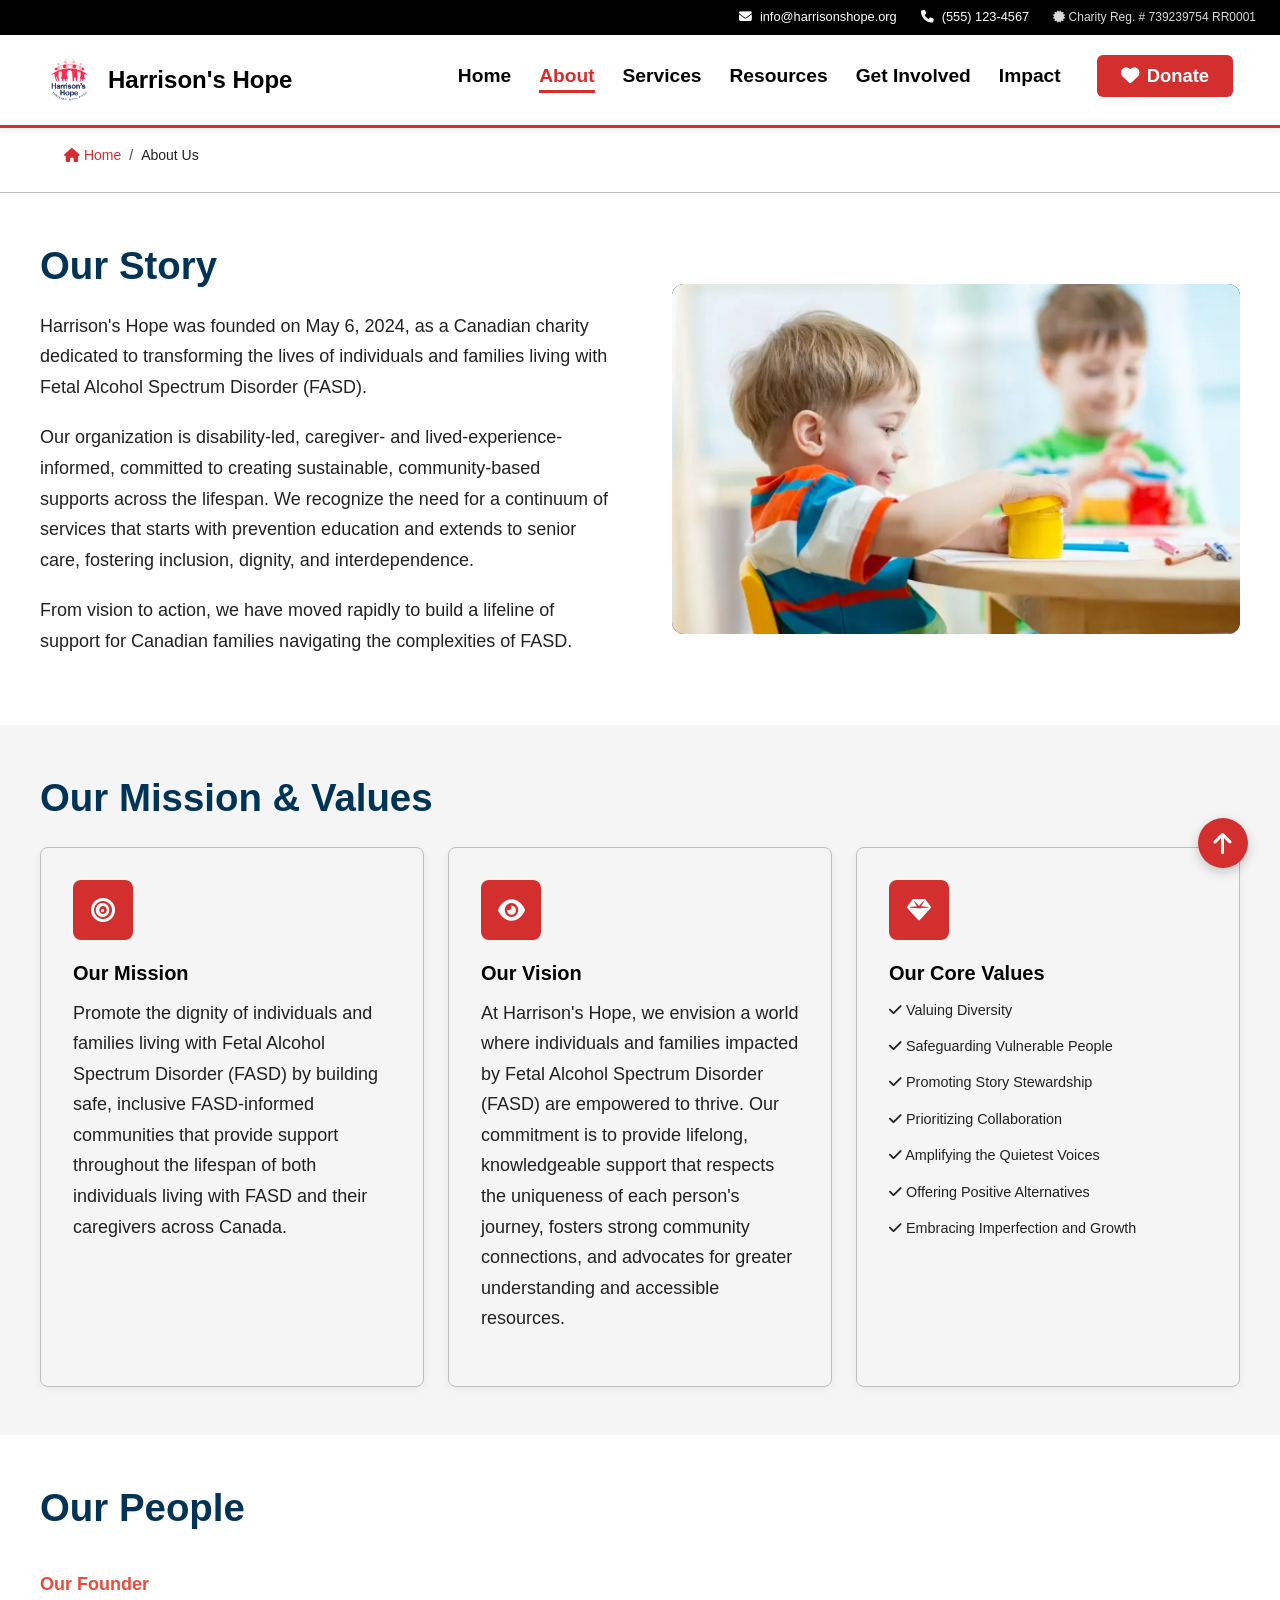
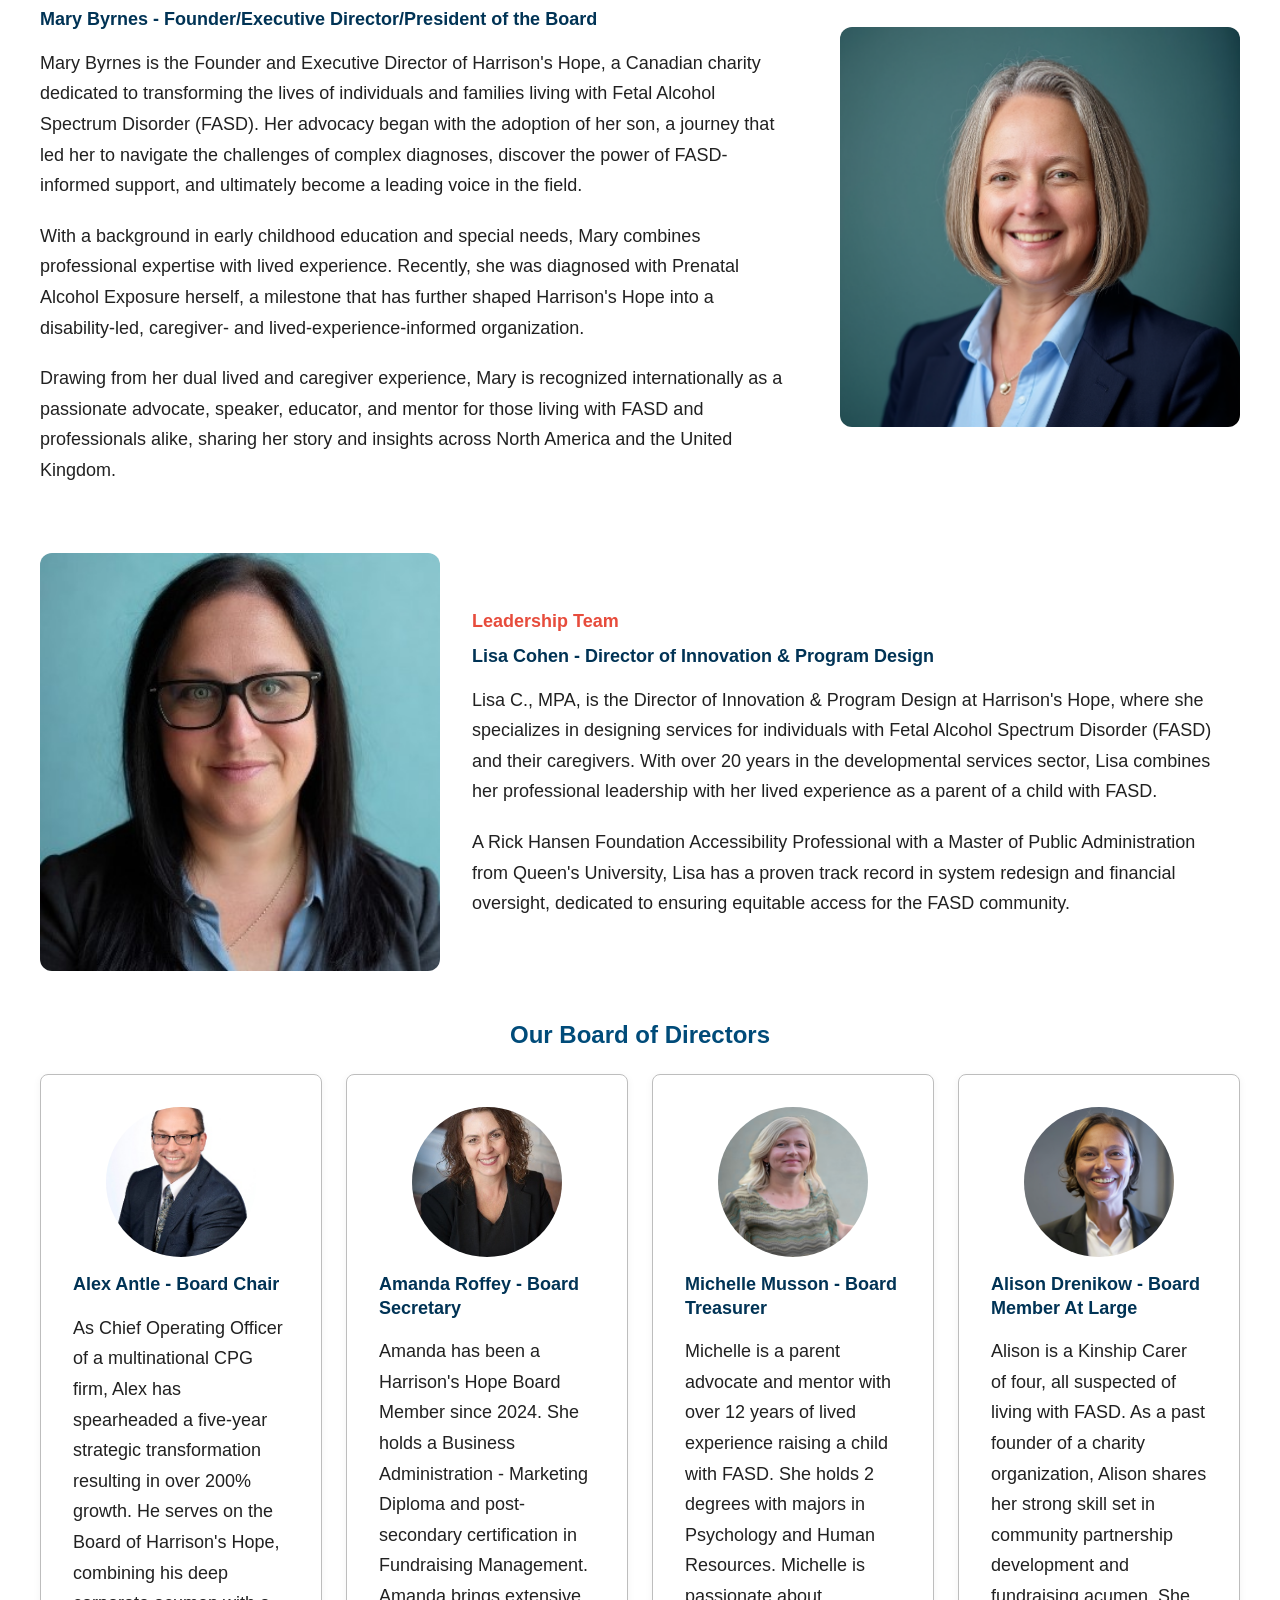
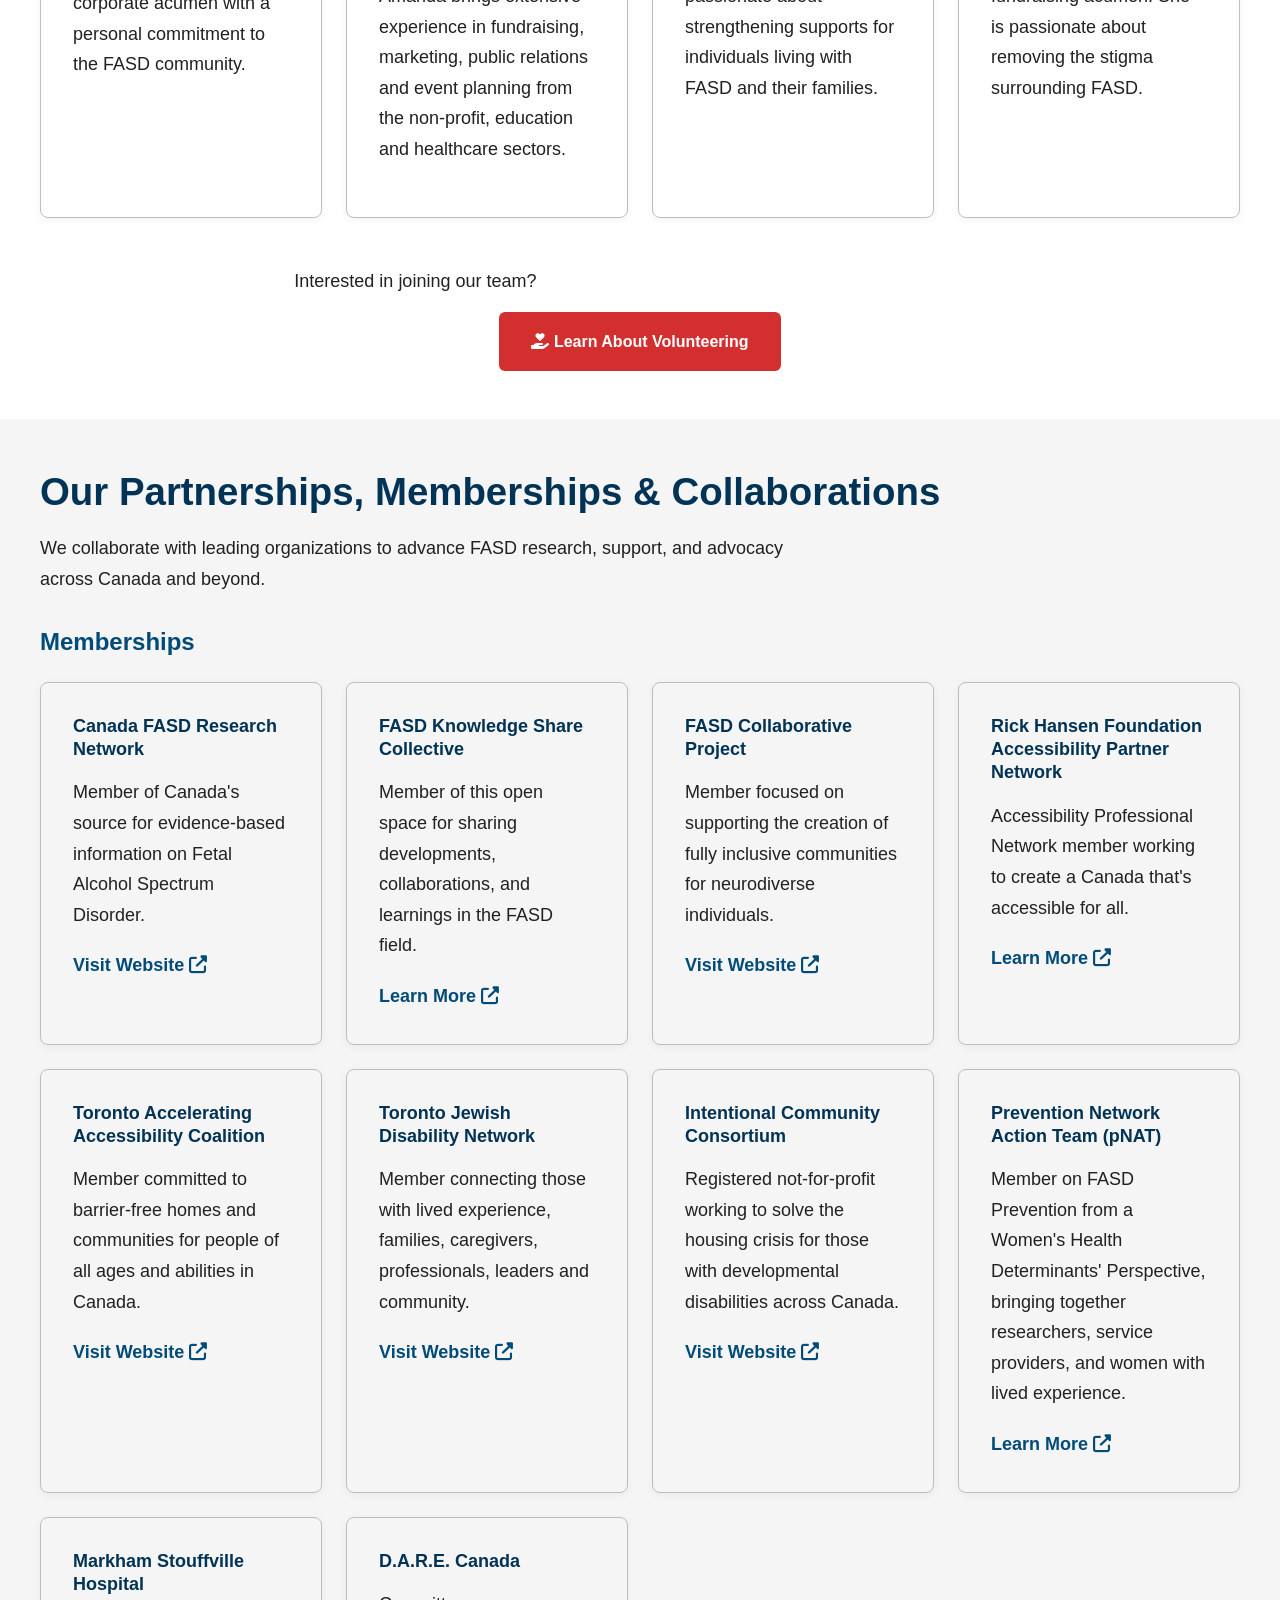
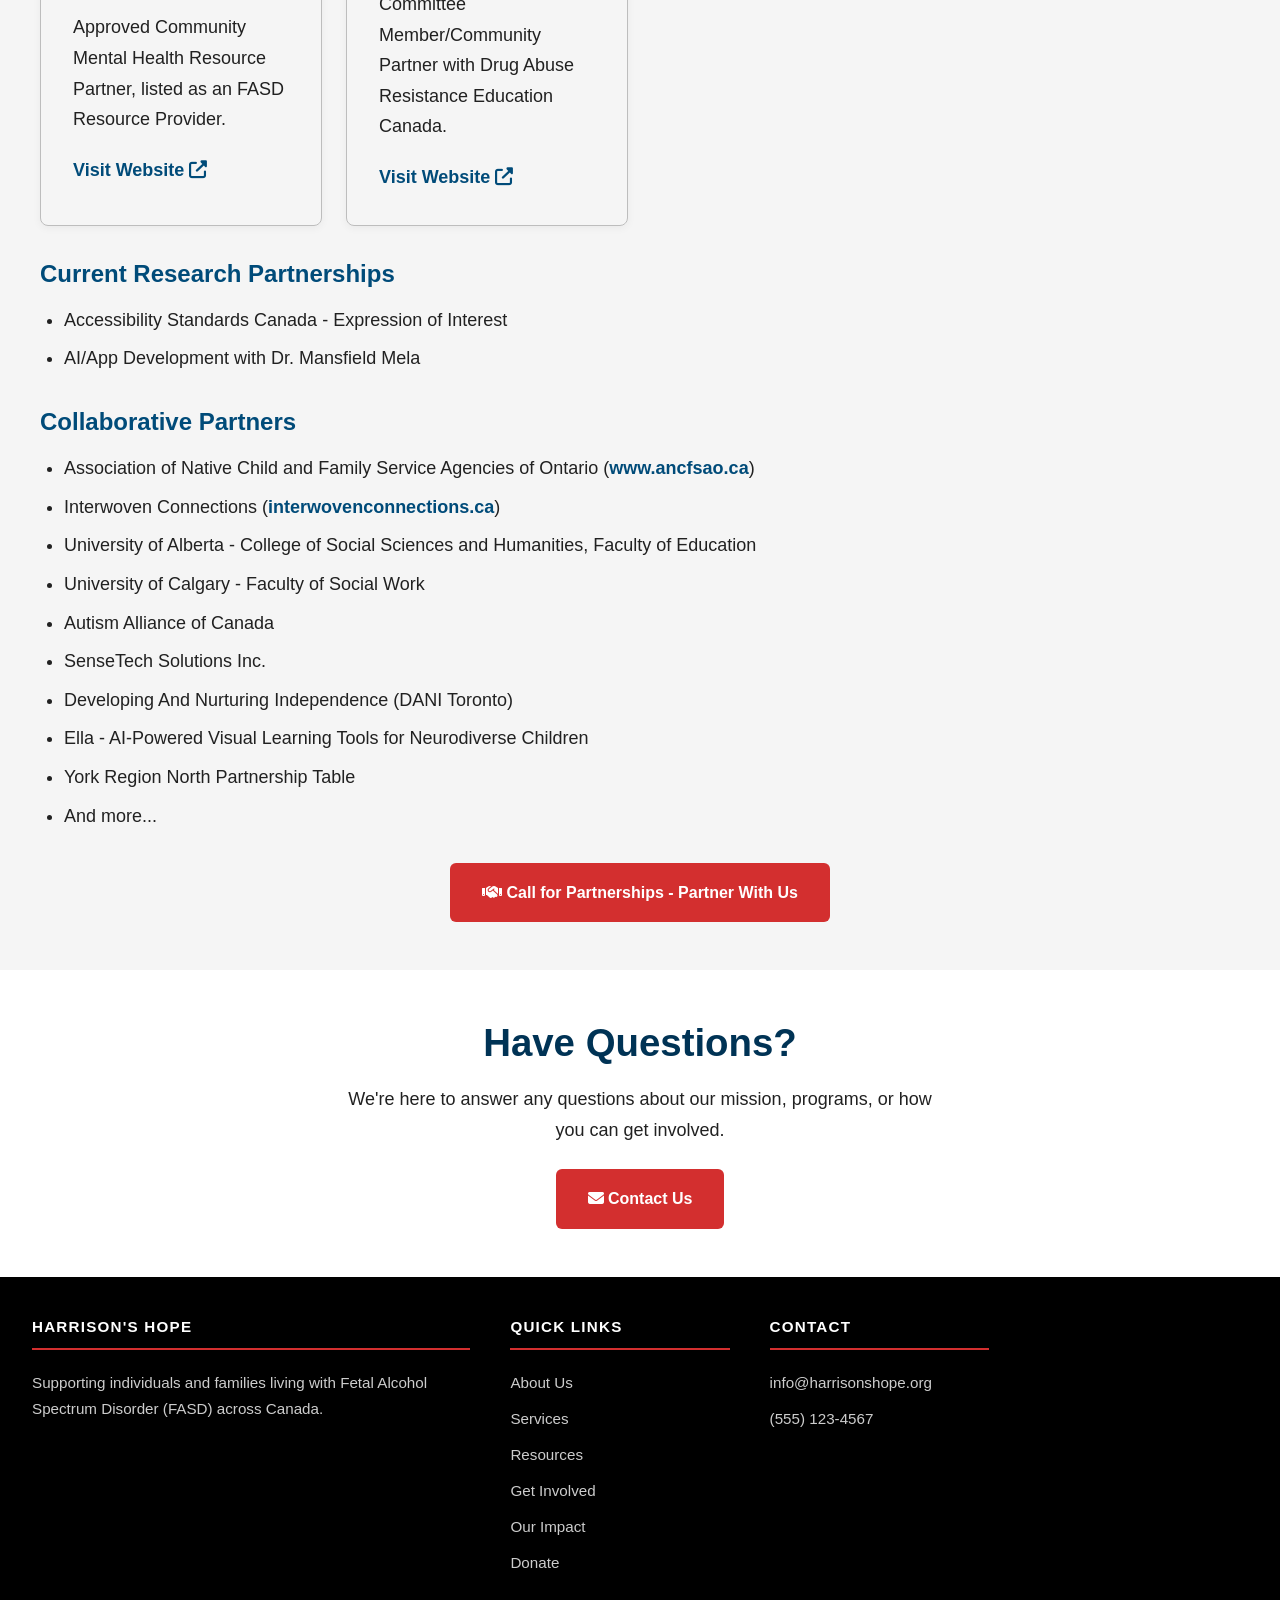
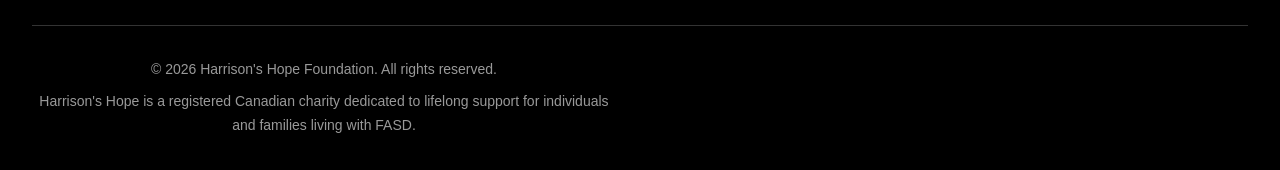
<file: about.html>
<!DOCTYPE html>
<html lang="en">
<head>
  <meta charset="UTF-8">
  <meta name="viewport" content="width=device-width, initial-scale=1.0">
  <meta name="description" content="Learn about Harrison's Hope Foundation - our mission, history, and the team dedicated to supporting families and children in need.">
  <title>About Us | Harrison's Hope Foundation</title>
  <link rel="stylesheet" href="styles.css">
  <link rel="stylesheet" href="https://cdnjs.cloudflare.com/ajax/libs/font-awesome/6.5.1/css/all.min.css">
</head>
<body>
  <div class="top-bar">
    <div class="top-bar-content">
      <a href="mailto:info@harrisonshope.org"><i class="fas fa-envelope"></i> info@harrisonshope.org</a>
      <a href="tel:5551234567"><i class="fas fa-phone"></i> (555) 123-4567</a>
      <span class="charity-reg"><i class="fas fa-certificate"></i> Charity Reg. # 739239754 RR0001</span>
    </div>
  </div>

  <header class="site-header" role="banner">
    <div class="header-container">
      <a href="index.html" class="logo" aria-label="Harrison's Hope Foundation Home">
        <img src="images/logo.png" alt="Harrison's Hope Foundation Logo">
        <span>Harrison's Hope</span>
      </a>

      <button class="menu-toggle" aria-expanded="false" aria-controls="main-navigation" aria-label="Toggle navigation menu">
        <i class="fas fa-bars"></i> Menu
      </button>

      <nav class="main-nav" id="main-navigation" role="navigation" aria-label="Main navigation">
        <ul>
          <li><a href="index.html">Home</a></li>
          <li><a href="about.html" aria-current="page">About</a></li>
          <li><a href="services.html">Services</a></li>
          <li><a href="resources.html">Resources</a></li>
          <li><a href="get-involved.html">Get Involved</a></li>
          <li><a href="impact.html">Impact</a></li>
          <li><a href="donate.html" class="donate-link"><i class="fas fa-heart"></i> Donate</a></li>
        </ul>
      </nav>
    </div>
  </header>

  <nav class="breadcrumbs" aria-label="Breadcrumb">
    <ol>
      <li><a href="index.html"><i class="fas fa-home"></i> Home</a></li>
      <li aria-current="page">About Us</li>
    </ol>
  </nav>

  <main id="main-content" role="main">
    <!-- Our Story -->
    <section class="section" aria-labelledby="story-heading">
      <div class="container">
        <div class="feature-section">
          <div class="feature-content">
            <h2 id="story-heading">Our Story</h2>
            <p>Harrison's Hope was founded on May 6, 2024, as a Canadian charity dedicated to transforming the lives of individuals and families living with Fetal Alcohol Spectrum Disorder (FASD).</p>
            <p>Our organization is disability-led, caregiver- and lived-experience-informed, committed to creating sustainable, community-based supports across the lifespan. We recognize the need for a continuum of services that starts with prevention education and extends to senior care, fostering inclusion, dignity, and interdependence.</p>
            <p>From vision to action, we have moved rapidly to build a lifeline of support for Canadian families navigating the complexities of FASD.</p>
          </div>
          <div class="feature-image" role="img" aria-label="Harrison's Hope Foundation story">
            <img src="images/about-story.jpg" alt="Harrison's Hope Foundation story">
          </div>
        </div>
      </div>
    </section>

    <!-- Mission & Values -->
    <section class="section section-alt" aria-labelledby="mission-heading">
      <div class="container">
        <h2 id="mission-heading">Our Mission & Values</h2>

        <div class="card-grid">
          <article class="card">
            <div class="card-icon" aria-hidden="true"><i class="fas fa-bullseye"></i></div>
            <h3>Our Mission</h3>
            <p>Promote the dignity of individuals and families living with Fetal Alcohol Spectrum Disorder (FASD) by building safe, inclusive FASD-informed communities that provide support throughout the lifespan of both individuals living with FASD and their caregivers across Canada.</p>
          </article>

          <article class="card">
            <div class="card-icon" aria-hidden="true"><i class="fas fa-eye"></i></div>
            <h3>Our Vision</h3>
            <p>At Harrison's Hope, we envision a world where individuals and families impacted by Fetal Alcohol Spectrum Disorder (FASD) are empowered to thrive. Our commitment is to provide lifelong, knowledgeable support that respects the uniqueness of each person's journey, fosters strong community connections, and advocates for greater understanding and accessible resources.</p>
          </article>

          <article class="card">
            <div class="card-icon" aria-hidden="true"><i class="fas fa-gem"></i></div>
            <h3>Our Core Values</h3>
            <div class="values-grid" style="display: grid; grid-template-columns: repeat(auto-fit, minmax(200px, 1fr)); gap: 0.75rem; font-size: 0.9rem;">
              <div><i class="fas fa-check" style="color: var(--primary-red);"></i> Valuing Diversity</div>
              <div><i class="fas fa-check" style="color: var(--primary-red);"></i> Safeguarding Vulnerable People</div>
              <div><i class="fas fa-check" style="color: var(--primary-red);"></i> Promoting Story Stewardship</div>
              <div><i class="fas fa-check" style="color: var(--primary-red);"></i> Prioritizing Collaboration</div>
              <div><i class="fas fa-check" style="color: var(--primary-red);"></i> Amplifying the Quietest Voices</div>
              <div><i class="fas fa-check" style="color: var(--primary-red);"></i> Offering Positive Alternatives</div>
              <div><i class="fas fa-check" style="color: var(--primary-red);"></i> Embracing Imperfection and Growth</div>
            </div>
          </article>
        </div>
      </div>
    </section>

    <!-- Our Team -->
    <section class="section" aria-labelledby="team-heading">
      <div class="container">
        <h2 id="team-heading">Our People</h2>

        <!-- Founder -->
        <div class="feature-section" style="margin-bottom: 3rem; grid-template-columns: 1fr auto !important; gap: 2rem !important;">
          <div class="feature-content">
            <h3 style="color: #e74c3c;">Our Founder</h3>
            <h4>Mary Byrnes - Founder/Executive Director/President of the Board</h4>
            <p>Mary Byrnes is the Founder and Executive Director of Harrison's Hope, a Canadian charity dedicated to transforming the lives of individuals and families living with Fetal Alcohol Spectrum Disorder (FASD). Her advocacy began with the adoption of her son, a journey that led her to navigate the challenges of complex diagnoses, discover the power of FASD-informed support, and ultimately become a leading voice in the field.</p>
            <p>With a background in early childhood education and special needs, Mary combines professional expertise with lived experience. Recently, she was diagnosed with Prenatal Alcohol Exposure herself, a milestone that has further shaped Harrison's Hope into a disability-led, caregiver- and lived-experience-informed organization.</p>
            <p>Drawing from her dual lived and caregiver experience, Mary is recognized internationally as a passionate advocate, speaker, educator, and mentor for those living with FASD and professionals alike, sharing her story and insights across North America and the United Kingdom.</p>
          </div>
          <div class="feature-image" role="img" aria-label="Mary Byrnes" style="background: transparent !important; min-height: auto !important; width: 400px !important;">
            <img src="images/mary-byrnes.jpg" alt="Mary Byrnes, Founder and Executive Director" style="width: 100% !important; height: auto !important; object-fit: fill !important; display: block; margin: 0 auto; position: static !important; border-radius: 0 !important;">
          </div>
        </div>

        <!-- Leadership -->
        <div class="feature-section" style="margin-bottom: 3rem; grid-template-columns: auto 1fr !important; gap: 2rem !important;">
          <div class="feature-image" role="img" aria-label="Lisa Cohen" style="background: transparent !important; min-height: auto !important; width: 400px !important;">
            <img src="images/lisa-cohen.jpg" alt="Lisa Cohen, Director of Innovation & Program Design" style="width: 100% !important; height: auto !important; object-fit: fill !important; display: block; margin: 0 auto; position: static !important; border-radius: 0 !important;">
          </div>
          <div class="feature-content">
            <h3 style="color: #e74c3c;">Leadership Team</h3>
            <h4>Lisa Cohen - Director of Innovation & Program Design</h4>
            <p>Lisa C., MPA, is the Director of Innovation & Program Design at Harrison's Hope, where she specializes in designing services for individuals with Fetal Alcohol Spectrum Disorder (FASD) and their caregivers. With over 20 years in the developmental services sector, Lisa combines her professional leadership with her lived experience as a parent of a child with FASD.</p>
            <p>A Rick Hansen Foundation Accessibility Professional with a Master of Public Administration from Queen's University, Lisa has a proven track record in system redesign and financial oversight, dedicated to ensuring equitable access for the FASD community.</p>
          </div>
        </div>

        <!-- Board of Directors -->
        <h3 style="text-align: center; margin: 3rem 0 1.5rem; color: #004b79;">Our Board of Directors</h3>
        <div class="card-grid">
          <article class="card">
            <img src="images/alex-antle.jpg" alt="Alex Antle, Board Chair" style="width: 150px; height: 150px; border-radius: 50%; object-fit: cover; margin-bottom: 1rem; display: block; margin-left: auto; margin-right: auto;" onerror="this.src='https://via.placeholder.com/300x300/004b79/FFFFFF?text=Alex+Antle'">
            <h4>Alex Antle - Board Chair</h4>
            <p>As Chief Operating Officer of a multinational CPG firm, Alex has spearheaded a five-year strategic transformation resulting in over 200% growth. He serves on the Board of Harrison's Hope, combining his deep corporate acumen with a personal commitment to the FASD community.</p>
          </article>

          <article class="card">
            <img src="images/amanda-roffey.jpg" alt="Amanda Roffey, Board Secretary" style="width: 150px; height: 150px; border-radius: 50%; object-fit: cover; margin-bottom: 1rem; display: block; margin-left: auto; margin-right: auto;" onerror="this.src='https://via.placeholder.com/300x300/004b79/FFFFFF?text=Amanda+Roffey'">
            <h4>Amanda Roffey - Board Secretary</h4>
            <p>Amanda has been a Harrison's Hope Board Member since 2024. She holds a Business Administration - Marketing Diploma and post-secondary certification in Fundraising Management. Amanda brings extensive experience in fundraising, marketing, public relations and event planning from the non-profit, education and healthcare sectors.</p>
          </article>

          <article class="card">
            <img src="images/michelle-musson.jpg" alt="Michelle Musson, Board Treasurer" style="width: 150px; height: 150px; border-radius: 50%; object-fit: cover; margin-bottom: 1rem; display: block; margin-left: auto; margin-right: auto;" onerror="this.src='https://via.placeholder.com/300x300/004b79/FFFFFF?text=Michelle+Musson'">
            <h4>Michelle Musson - Board Treasurer</h4>
            <p>Michelle is a parent advocate and mentor with over 12 years of lived experience raising a child with FASD. She holds 2 degrees with majors in Psychology and Human Resources. Michelle is passionate about strengthening supports for individuals living with FASD and their families.</p>
          </article>

          <article class="card">
            <img src="images/alison-drenikow.jpg" alt="Alison Drenikow, Board Member At Large" style="width: 150px; height: 150px; border-radius: 50%; object-fit: cover; margin-bottom: 1rem; display: block; margin-left: auto; margin-right: auto;" onerror="this.src='https://via.placeholder.com/300x300/004b79/FFFFFF?text=Alison+Drenikow'">
            <h4>Alison Drenikow - Board Member At Large</h4>
            <p>Alison is a Kinship Carer of four, all suspected of living with FASD. As a past founder of a charity organization, Alison shares her strong skill set in community partnership development and fundraising acumen. She is passionate about removing the stigma surrounding FASD.</p>
          </article>
        </div>

        <div style="margin-top: 3rem; text-align: center; width: 100%;">
          <p style="text-align: center; margin-bottom: 1rem;">Interested in joining our team?</p>
          <div style="display: flex; justify-content: center;">
            <a href="get-involved.html#volunteer" class="btn btn-primary"><i class="fas fa-hand-holding-heart"></i> Learn About Volunteering</a>
          </div>
        </div>
      </div>
    </section>

    <!-- Partnerships & Collaborations -->
    <section class="section section-alt" aria-labelledby="partnerships-heading">
      <div class="container">
        <h2 id="partnerships-heading">Our Partnerships, Memberships & Collaborations</h2>
        <p style="max-width: 800px; margin-bottom: 2rem;">
          We collaborate with leading organizations to advance FASD research, support, and advocacy across Canada and beyond.
        </p>

        <h3 style="margin-bottom: 1rem; color: #004b79;">Memberships</h3>
        <div class="card-grid">
          <article class="card">
            <h4>Canada FASD Research Network</h4>
            <p>Member of Canada's source for evidence-based information on Fetal Alcohol Spectrum Disorder.</p>
            <a href="https://canfasd.ca/" target="_blank" rel="noopener">Visit Website <i class="fas fa-external-link-alt"></i></a>
          </article>

          <article class="card">
            <h4>FASD Knowledge Share Collective</h4>
            <p>Member of this open space for sharing developments, collaborations, and learnings in the FASD field.</p>
            <a href="https://fasdunited.org/event/fasd-knowledge-share-collective-2/" target="_blank" rel="noopener">Learn More <i class="fas fa-external-link-alt"></i></a>
          </article>

          <article class="card">
            <h4>FASD Collaborative Project</h4>
            <p>Member focused on supporting the creation of fully inclusive communities for neurodiverse individuals.</p>
            <a href="https://www.fasdcollaborative.com/" target="_blank" rel="noopener">Visit Website <i class="fas fa-external-link-alt"></i></a>
          </article>

          <article class="card">
            <h4>Rick Hansen Foundation Accessibility Partner Network</h4>
            <p>Accessibility Professional Network member working to create a Canada that's accessible for all.</p>
            <a href="https://rickhansenfoundation.org/" target="_blank" rel="noopener">Learn More <i class="fas fa-external-link-alt"></i></a>
          </article>

          <article class="card">
            <h4>Toronto Accelerating Accessibility Coalition</h4>
            <p>Member committed to barrier-free homes and communities for people of all ages and abilities in Canada.</p>
            <a href="https://toronto.uli.org/getinvolved/the-accelerating-accessibility-coalition/" target="_blank" rel="noopener">Visit Website <i class="fas fa-external-link-alt"></i></a>
          </article>

          <article class="card">
            <h4>Toronto Jewish Disability Network</h4>
            <p>Member connecting those with lived experience, families, caregivers, professionals, leaders and community.</p>
            <a href="https://torontojdn.org/" target="_blank" rel="noopener">Visit Website <i class="fas fa-external-link-alt"></i></a>
          </article>

          <article class="card">
            <h4>Intentional Community Consortium</h4>
            <p>Registered not-for-profit working to solve the housing crisis for those with developmental disabilities across Canada.</p>
            <a href="https://intentionalcommunity.org/" target="_blank" rel="noopener">Visit Website <i class="fas fa-external-link-alt"></i></a>
          </article>

          <article class="card">
            <h4>Prevention Network Action Team (pNAT)</h4>
            <p>Member on FASD Prevention from a Women's Health Determinants' Perspective, bringing together researchers, service providers, and women with lived experience.</p>
            <a href="https://cewh.ca/current-projects/women-alcohol-and-fasd-prevention/" target="_blank" rel="noopener">Learn More <i class="fas fa-external-link-alt"></i></a>
          </article>

          <article class="card">
            <h4>Markham Stouffville Hospital</h4>
            <p>Approved Community Mental Health Resource Partner, listed as an FASD Resource Provider.</p>
            <a href="https://www.oakvalleyhealth.ca/clinics-departments/mental-health/mental-health-adult-outpatient-services/" target="_blank" rel="noopener">Visit Website <i class="fas fa-external-link-alt"></i></a>
          </article>

          <article class="card">
            <h4>D.A.R.E. Canada</h4>
            <p>Committee Member/Community Partner with Drug Abuse Resistance Education Canada.</p>
            <a href="https://dare.org/canada/" target="_blank" rel="noopener">Visit Website <i class="fas fa-external-link-alt"></i></a>
          </article>
        </div>

        <h3 style="margin: 2rem 0 1rem; color: #004b79;">Current Research Partnerships</h3>
        <ul style="max-width: 800px; margin-bottom: 2rem;">
          <li>Accessibility Standards Canada - Expression of Interest</li>
          <li>AI/App Development with Dr. Mansfield Mela</li>
        </ul>

        <h3 style="margin: 2rem 0 1rem; color: #004b79;">Collaborative Partners</h3>
        <ul style="max-width: 800px; margin-bottom: 2rem;">
          <li>Association of Native Child and Family Service Agencies of Ontario (<a href="http://www.ancfsao.ca" target="_blank" rel="noopener">www.ancfsao.ca</a>)</li>
          <li>Interwoven Connections (<a href="https://interwovenconnections.ca/" target="_blank" rel="noopener">interwovenconnections.ca</a>)</li>
          <li>University of Alberta - College of Social Sciences and Humanities, Faculty of Education</li>
          <li>University of Calgary - Faculty of Social Work</li>
          <li>Autism Alliance of Canada</li>
          <li>SenseTech Solutions Inc.</li>
          <li>Developing And Nurturing Independence (DANI Toronto)</li>
          <li>Ella - AI-Powered Visual Learning Tools for Neurodiverse Children</li>
          <li>York Region North Partnership Table</li>
          <li>And more...</li>
        </ul>

        <div style="text-align: center; margin-top: 2rem;">
          <a href="get-involved.html#partner" class="btn btn-primary"><i class="fas fa-handshake"></i> Call for Partnerships - Partner With Us</a>
        </div>
      </div>
    </section>

    <!-- Contact CTA -->
    <section class="section" aria-labelledby="contact-heading">
      <div class="container" style="text-align: center;">
        <h2 id="contact-heading">Have Questions?</h2>
        <p style="max-width: 600px; margin: 0 auto 1.5rem;">
          We're here to answer any questions about our mission, programs, or how you can get involved.
        </p>
        <a href="#contact-heading" class="btn btn-primary"><i class="fas fa-envelope"></i> Contact Us</a>
      </div>
    </section>
  </main>

  <footer class="site-footer" role="contentinfo">
    <div class="footer-content">
      <div class="footer-section">
        <h4>Harrison's Hope</h4>
        <p>Supporting individuals and families living with Fetal Alcohol Spectrum Disorder (FASD) across Canada.</p>
      </div>

      <div class="footer-section">
        <h4>Quick Links</h4>
        <nav aria-label="Footer navigation">
          <a href="about.html">About Us</a>
          <a href="services.html">Services</a>
          <a href="resources.html">Resources</a>
          <a href="get-involved.html">Get Involved</a>
          <a href="impact.html">Our Impact</a>
          <a href="donate.html">Donate</a>
        </nav>
      </div>

      <div class="footer-section">
        <h4>Contact</h4>
        <address style="font-style: normal;">
          <a href="mailto:info@harrisonshope.org">info@harrisonshope.org</a>
          <a href="tel:5551234567">(555) 123-4567</a>
        </address>
      </div>
    </div>

    <div class="footer-bottom">
      <p>&copy; 2026 Harrison's Hope Foundation. All rights reserved.</p>
      <p>Harrison's Hope is a registered Canadian charity dedicated to lifelong support for individuals and families living with FASD.</p>
    </div>
  </footer>

  <button class="back-to-top" aria-label="Back to top" onclick="window.scrollTo({top: 0, behavior: 'smooth'})"><i class="fas fa-arrow-up"></i></button>

  <script>
    document.querySelector('.menu-toggle')?.addEventListener('click', function() {
      const nav = document.getElementById('main-navigation');
      const isExpanded = this.getAttribute('aria-expanded') === 'true';
      this.setAttribute('aria-expanded', !isExpanded);
      nav.classList.toggle('active');
    });
  </script>
</body>
</html>
</file>
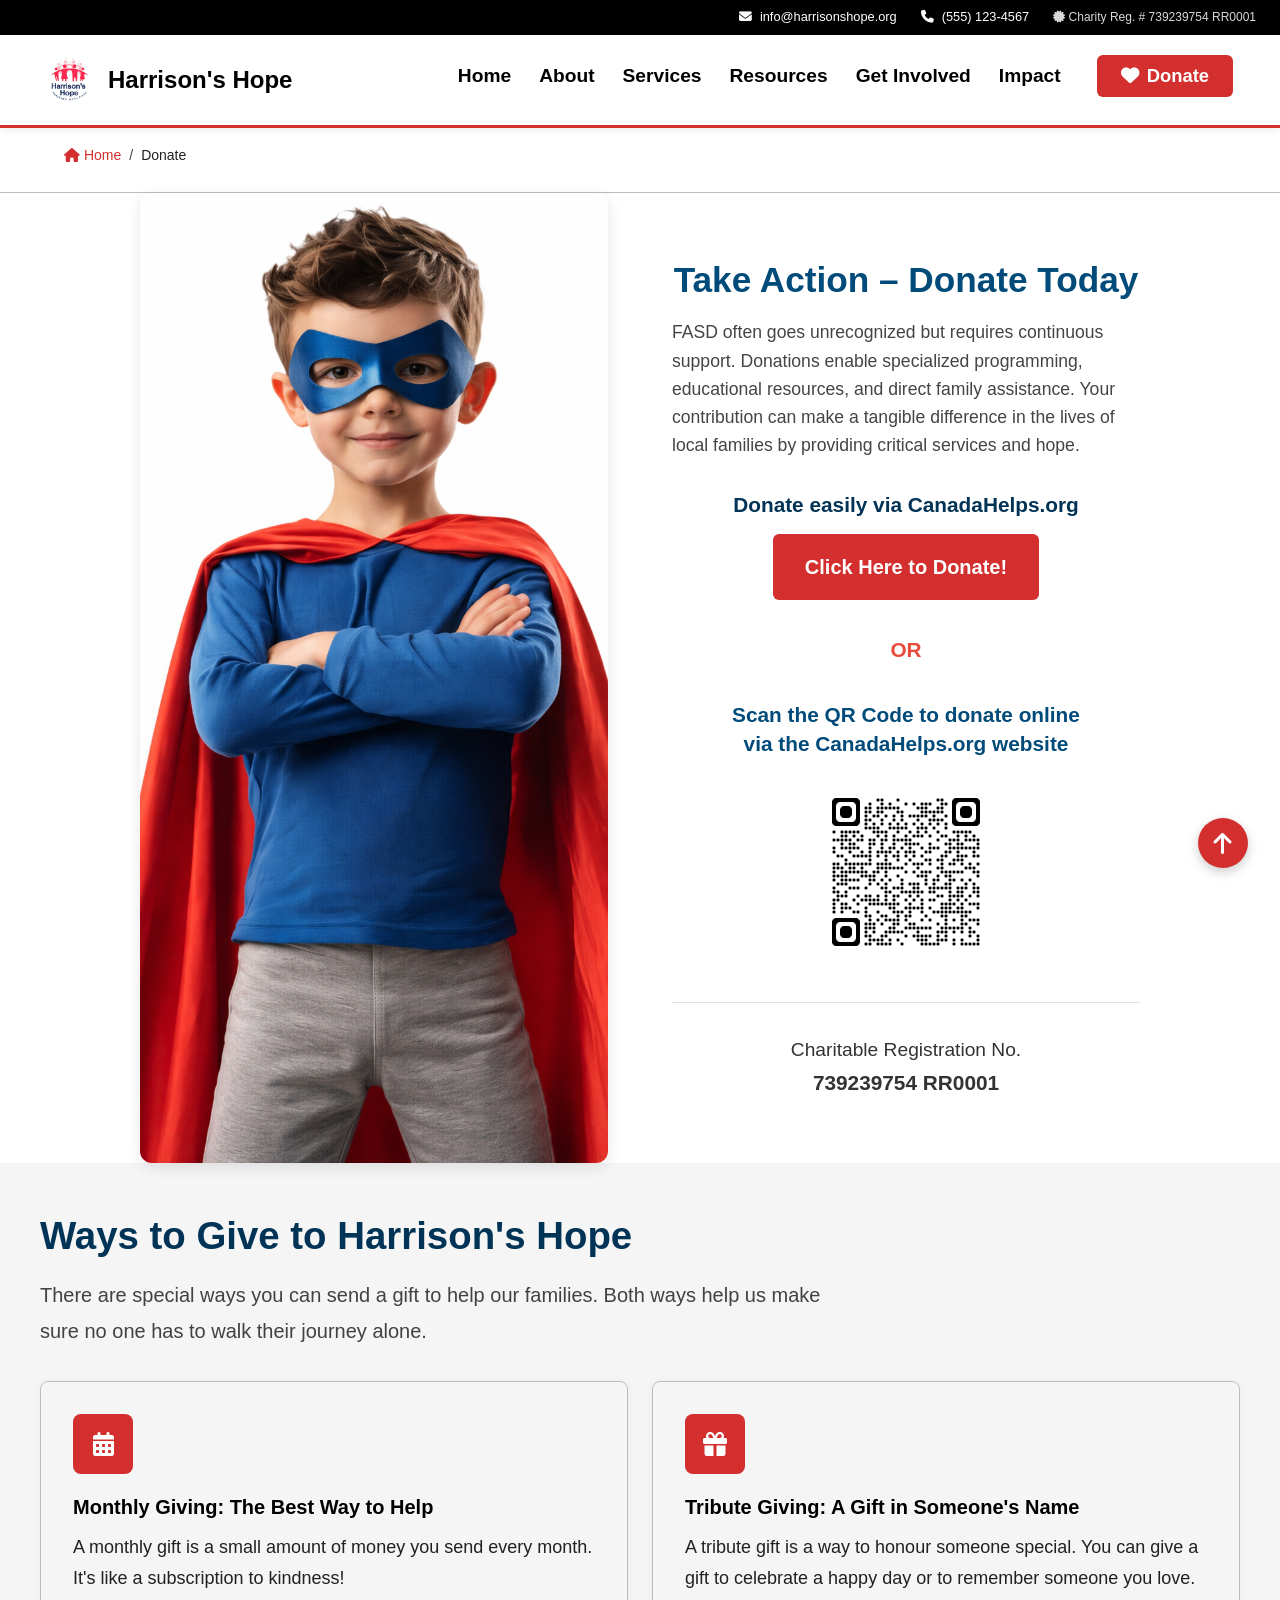
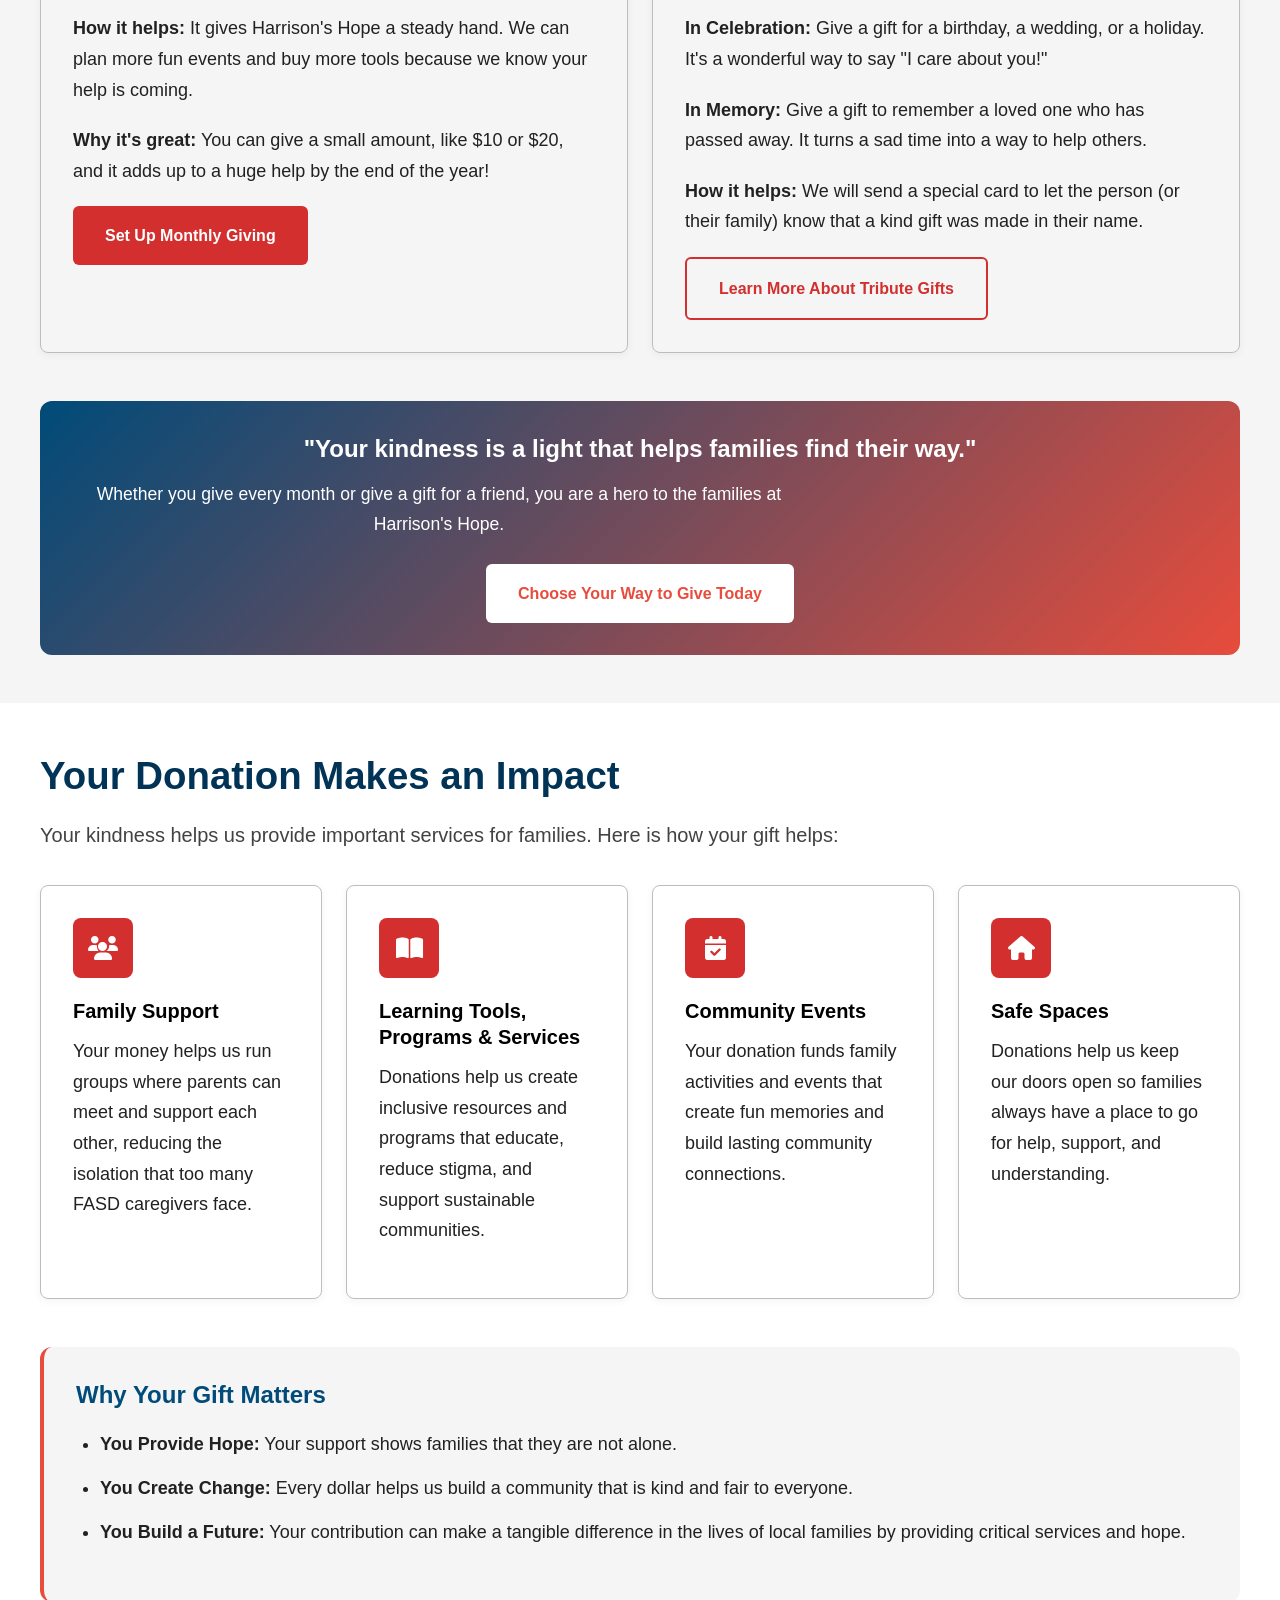
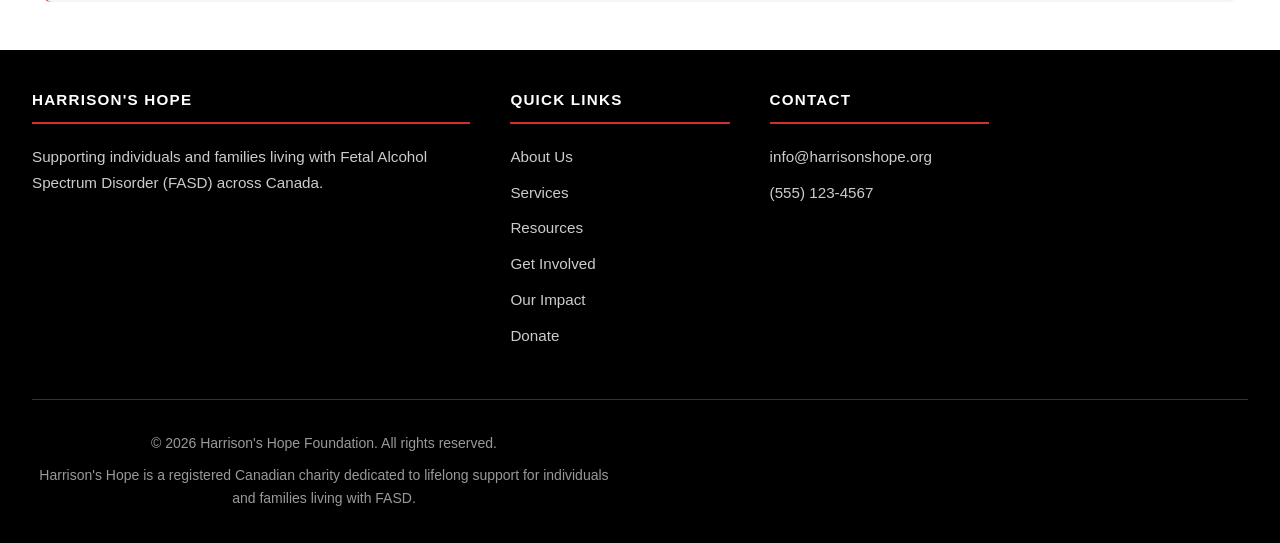
<file: donate.html>
<!DOCTYPE html>
<html lang="en">
<head>
  <meta charset="UTF-8">
  <meta name="viewport" content="width=device-width, initial-scale=1.0">
  <meta name="description" content="Donate to Harrison's Hope Foundation - Your contribution provides lifelong support for individuals and families living with Fetal Alcohol Spectrum Disorder (FASD).">
  <title>Donate | Harrison's Hope Foundation</title>
  <link rel="stylesheet" href="styles.css">
  <link rel="stylesheet" href="https://cdnjs.cloudflare.com/ajax/libs/font-awesome/6.5.1/css/all.min.css">
  <style>
    .section.hero-content {
      padding: 0;
    }
  </style>
</head>
<body>
  <div class="top-bar">
    <div class="top-bar-content">
      <a href="mailto:info@harrisonshope.org"><i class="fas fa-envelope"></i> info@harrisonshope.org</a>
      <a href="tel:5551234567"><i class="fas fa-phone"></i> (555) 123-4567</a>
      <span class="charity-reg"><i class="fas fa-certificate"></i> Charity Reg. # 739239754 RR0001</span>
    </div>
  </div>

  <header class="site-header" role="banner">
    <div class="header-container">
      <a href="index.html" class="logo" aria-label="Harrison's Hope Foundation Home">
        <img src="images/logo.png" alt="Harrison's Hope Foundation Logo">
        <span>Harrison's Hope</span>
      </a>

      <button class="menu-toggle" aria-expanded="false" aria-controls="main-navigation" aria-label="Toggle navigation menu">
        <i class="fas fa-bars"></i> Menu
      </button>

      <nav class="main-nav" id="main-navigation" role="navigation" aria-label="Main navigation">
        <ul>
          <li><a href="index.html">Home</a></li>
          <li><a href="about.html">About</a></li>
          <li><a href="services.html">Services</a></li>
          <li><a href="resources.html">Resources</a></li>
          <li><a href="get-involved.html">Get Involved</a></li>
          <li><a href="impact.html">Impact</a></li>
          <li><a href="https://www.canadahelps.org/en/charities/harrisons-hope/" class="donate-link" target="_blank" rel="noopener"><i class="fas fa-heart"></i> Donate</a></li>
        </ul>
      </nav>
    </div>
  </header>

  <nav class="breadcrumbs" aria-label="Breadcrumb">
    <ol>
      <li><a href="index.html"><i class="fas fa-home"></i> Home</a></li>
      <li aria-current="page">Donate</li>
    </ol>
  </nav>

  <main id="main-content" role="main">
    <section class="section hero-content" aria-labelledby="intro-heading">
      <div class="container" style="display: flex; flex-wrap: wrap; align-items: stretch; gap: 4rem; max-width: 1000px; min-height: 80vh; padding: 0;">

        <div style="flex: 1; min-width: 300px; display: flex;">
          <img src="images/superhero-kid.jpg" alt="Child in superhero costume" style="width: 100%; height: 100%; object-fit: cover; border-radius: 12px; box-shadow: 0 4px 15px rgba(0,0,0,0.1);">
        </div>

        <div style="flex: 1; min-width: 300px; text-align: center; padding: 4rem 0;">
          <h2 id="intro-heading" style="color: #004b79; font-size: 2.2rem; margin-bottom: 1rem;">Take Action – Donate Today</h2>
          
          <p style="font-size: 1.1rem; line-height: 1.6; color: #444; margin-bottom: 2rem; text-align: left;">
            FASD often goes unrecognized but requires continuous support. Donations enable specialized programming, educational resources, and direct family assistance. Your contribution can make a tangible difference in the lives of local families by providing critical services and hope.
          </p>

          <h3 style="font-size: 1.3rem; margin-bottom: 1rem;">Donate easily via CanadaHelps.org</h3>
          
          <a href="https://www.canadahelps.org/en/charities/harrisons-hope/" class="btn btn-primary" style="font-size: 1.25rem; padding: 1rem 2rem; display: inline-block; margin-bottom: 2rem;" target="_blank" rel="noopener">
            Click Here to Donate!
          </a>

          <p style="color: #e74c3c; font-weight: bold; font-size: 1.3rem; margin-bottom: 2rem;">OR</p>

          <p style="font-weight: bold; color: #004b79; font-size: 1.3rem; margin-bottom: 1.5rem; line-height: 1.4;">
            Scan the QR Code to donate online<br>via the CanadaHelps.org website
          </p>

          <img src="images/qr-code.png" alt="Donate QR Code for CanadaHelps" style="width: 180px; height: 180px; margin: 0 auto 2.5rem; display: block;">

          <div style="margin-top: 2.5rem; padding-top: 2rem; border-top: 1px solid #e0e0e0;">
            <p style="font-size: 1.2rem; color: #333; margin: 0; line-height: 1.6;">
              Charitable Registration No.<br>
              <strong style="font-size: 1.3rem;">739239754 RR0001</strong>
            </p>
          </div>
        </div>

      </div>
    </section>

    <!-- Ways to Give -->
    <section class="section section-alt" aria-labelledby="ways-to-give-heading">
      <div class="container">
        <h2 id="ways-to-give-heading">Ways to Give to Harrison's Hope</h2>
        <p class="lead" style="max-width: 800px; margin-bottom: 2rem;">
          There are special ways you can send a gift to help our families. Both ways help us make sure no one has to walk their journey alone.
        </p>

        <div class="card-grid">
          <article class="card">
            <div class="card-icon" aria-hidden="true"><i class="fas fa-calendar-alt"></i></div>
            <h3>Monthly Giving: The Best Way to Help</h3>
            <p>A monthly gift is a small amount of money you send every month. It's like a subscription to kindness!</p>
            <p><strong>How it helps:</strong> It gives Harrison's Hope a steady hand. We can plan more fun events and buy more tools because we know your help is coming.</p>
            <p><strong>Why it's great:</strong> You can give a small amount, like $10 or $20, and it adds up to a huge help by the end of the year!</p>
            <a href="https://www.canadahelps.org/en/charities/harrisons-hope/" class="btn btn-primary" target="_blank" rel="noopener">Set Up Monthly Giving</a>
          </article>

          <article class="card">
            <div class="card-icon" aria-hidden="true"><i class="fas fa-gift"></i></div>
            <h3>Tribute Giving: A Gift in Someone's Name</h3>
            <p>A tribute gift is a way to honour someone special. You can give a gift to celebrate a happy day or to remember someone you love.</p>
            <p><strong>In Celebration:</strong> Give a gift for a birthday, a wedding, or a holiday. It's a wonderful way to say "I care about you!"</p>
            <p><strong>In Memory:</strong> Give a gift to remember a loved one who has passed away. It turns a sad time into a way to help others.</p>
            <p><strong>How it helps:</strong> We will send a special card to let the person (or their family) know that a kind gift was made in their name.</p>
            <a href="get-involved.html" class="btn btn-outline">Learn More About Tribute Gifts</a>
          </article>
        </div>

        <div style="margin-top: 3rem; text-align: center; padding: 2rem; background: linear-gradient(135deg, #004b79 0%, #e74c3c 100%); border-radius: 12px; color: white;">
          <h3 style="color: white; margin-bottom: 1rem;">"Your kindness is a light that helps families find their way."</h3>
          <p style="font-size: 1.1rem; margin-bottom: 1.5rem;">Whether you give every month or give a gift for a friend, you are a hero to the families at Harrison's Hope.</p>
          <a href="https://www.canadahelps.org/en/charities/harrisons-hope/" class="btn btn-primary" style="background: white; color: #e74c3c;" target="_blank" rel="noopener">Choose Your Way to Give Today</a>
        </div>
      </div>
    </section>

    <!-- Why Your Gift Matters -->
    <section class="section" aria-labelledby="impact-heading">
      <div class="container">
        <h2 id="impact-heading">Your Donation Makes an Impact</h2>
        <p class="lead" style="max-width: 800px; margin-bottom: 2rem;">
          Your kindness helps us provide important services for families. Here is how your gift helps:
        </p>

        <div class="card-grid">
          <article class="card">
            <div class="card-icon" aria-hidden="true"><i class="fas fa-users"></i></div>
            <h3>Family Support</h3>
            <p>Your money helps us run groups where parents can meet and support each other, reducing the isolation that too many FASD caregivers face.</p>
          </article>

          <article class="card">
            <div class="card-icon" aria-hidden="true"><i class="fas fa-book-open"></i></div>
            <h3>Learning Tools, Programs & Services</h3>
            <p>Donations help us create inclusive resources and programs that educate, reduce stigma, and support sustainable communities.</p>
          </article>

          <article class="card">
            <div class="card-icon" aria-hidden="true"><i class="fas fa-calendar-check"></i></div>
            <h3>Community Events</h3>
            <p>Your donation funds family activities and events that create fun memories and build lasting community connections.</p>
          </article>

          <article class="card">
            <div class="card-icon" aria-hidden="true"><i class="fas fa-home"></i></div>
            <h3>Safe Spaces</h3>
            <p>Donations help us keep our doors open so families always have a place to go for help, support, and understanding.</p>
          </article>
        </div>

        <div style="margin-top: 3rem; padding: 2rem; background: #f5f5f5; border-radius: 12px; border-left: 4px solid #e74c3c;">
          <h3 style="margin-bottom: 1rem; color: #004b79;">Why Your Gift Matters</h3>
          <ul style="line-height: 2;">
            <li><strong>You Provide Hope:</strong> Your support shows families that they are not alone.</li>
            <li><strong>You Create Change:</strong> Every dollar helps us build a community that is kind and fair to everyone.</li>
            <li><strong>You Build a Future:</strong> Your contribution can make a tangible difference in the lives of local families by providing critical services and hope.</li>
          </ul>
        </div>
      </div>
    </section>
  </main>

  <footer class="site-footer" role="contentinfo">
    <div class="footer-content">
      <div class="footer-section">
        <h4>Harrison's Hope</h4>
        <p>Supporting individuals and families living with Fetal Alcohol Spectrum Disorder (FASD) across Canada.</p>
      </div>

      <div class="footer-section">
        <h4>Quick Links</h4>
        <nav aria-label="Footer navigation">
          <a href="about.html">About Us</a>
          <a href="services.html">Services</a>
          <a href="resources.html">Resources</a>
          <a href="get-involved.html">Get Involved</a>
          <a href="impact.html">Our Impact</a>
          <a href="donate.html">Donate</a>
        </nav>
      </div>

      <div class="footer-section">
        <h4>Contact</h4>
        <address style="font-style: normal;">
          <a href="mailto:info@harrisonshope.org">info@harrisonshope.org</a>
          <a href="tel:5551234567">(555) 123-4567</a>
        </address>
      </div>
    </div>

    <div class="footer-bottom">
      <p>&copy; 2026 Harrison's Hope Foundation. All rights reserved.</p>
      <p>Harrison's Hope is a registered Canadian charity dedicated to lifelong support for individuals and families living with FASD.</p>
    </div>
  </footer>

  <button class="back-to-top" aria-label="Back to top" onclick="window.scrollTo({top: 0, behavior: 'smooth'})"><i class="fas fa-arrow-up"></i></button>

  <script>
    // Mobile menu toggle
    document.querySelector('.menu-toggle')?.addEventListener('click', function() {
      const nav = document.getElementById('main-navigation');
      const isExpanded = this.getAttribute('aria-expanded') === 'true';
      this.setAttribute('aria-expanded', !isExpanded);
      nav.classList.toggle('active');
    });
  </script>
</body>
</html>
</file>
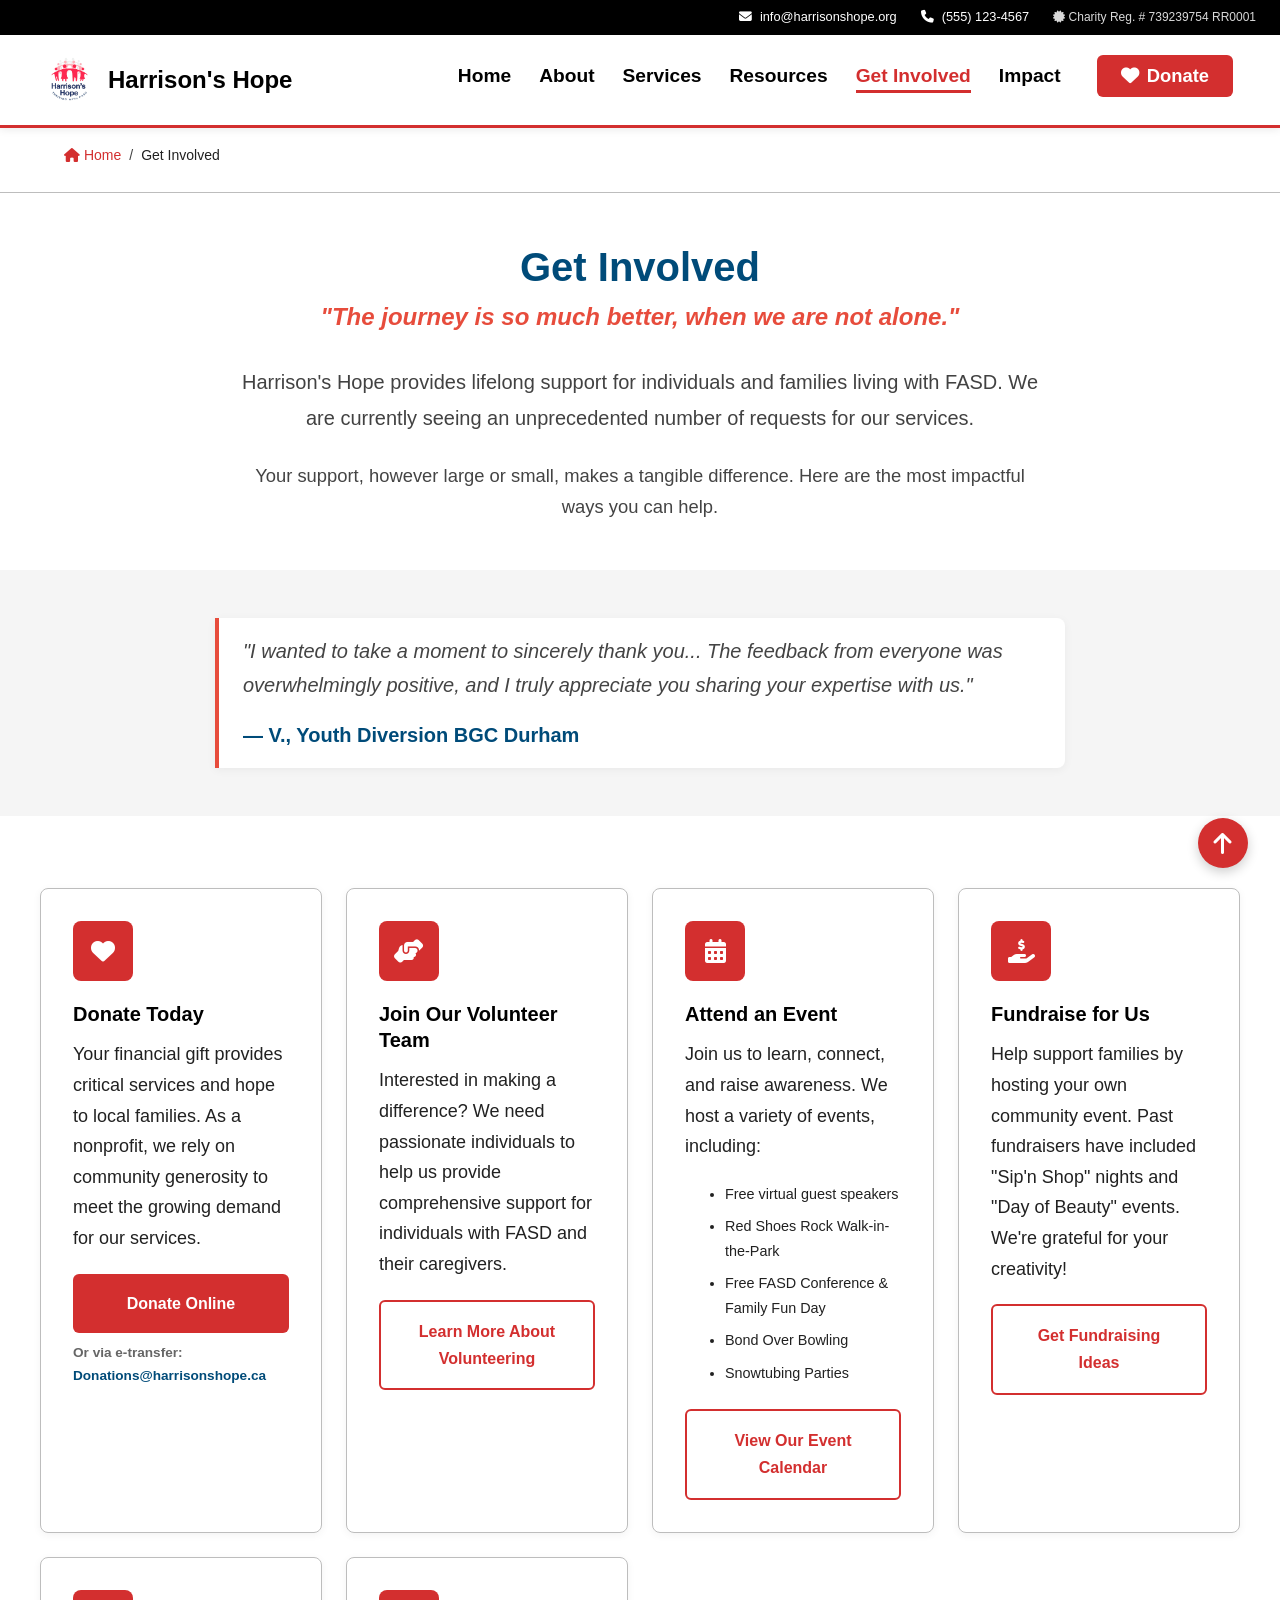
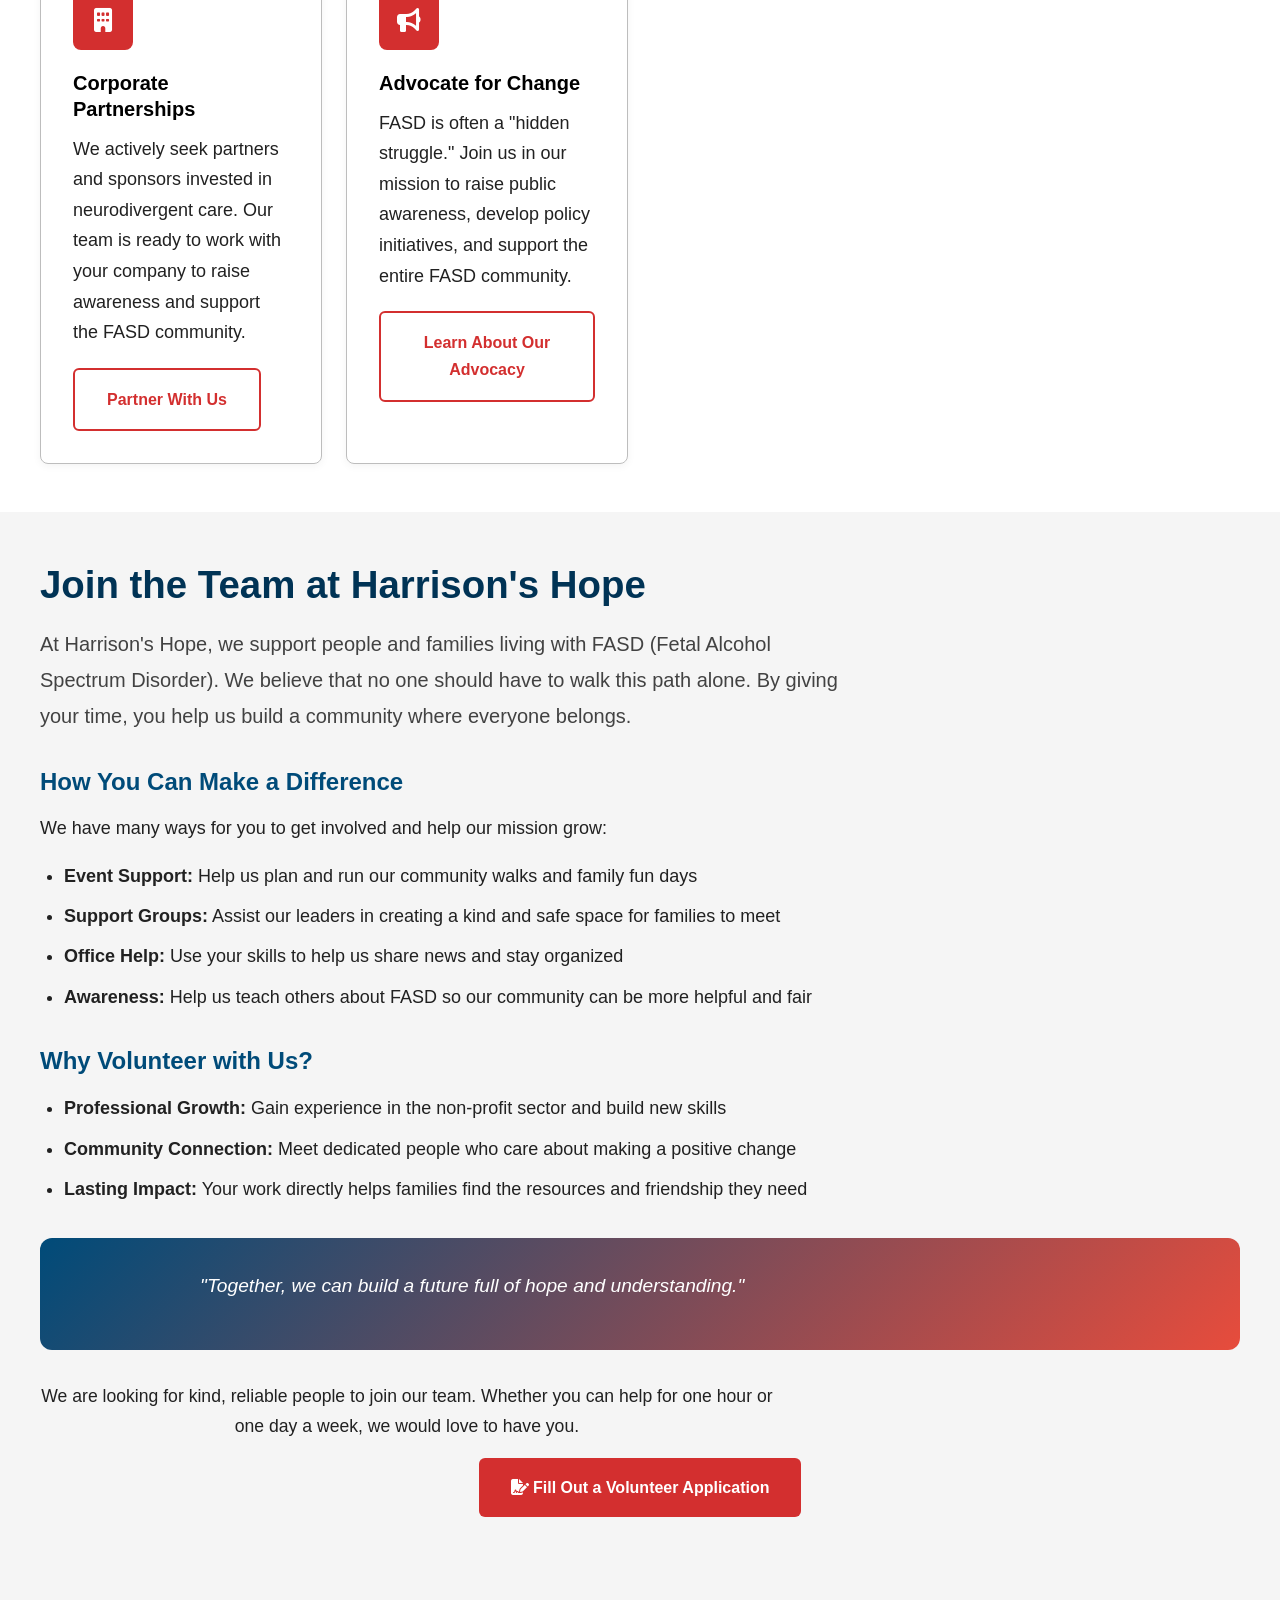
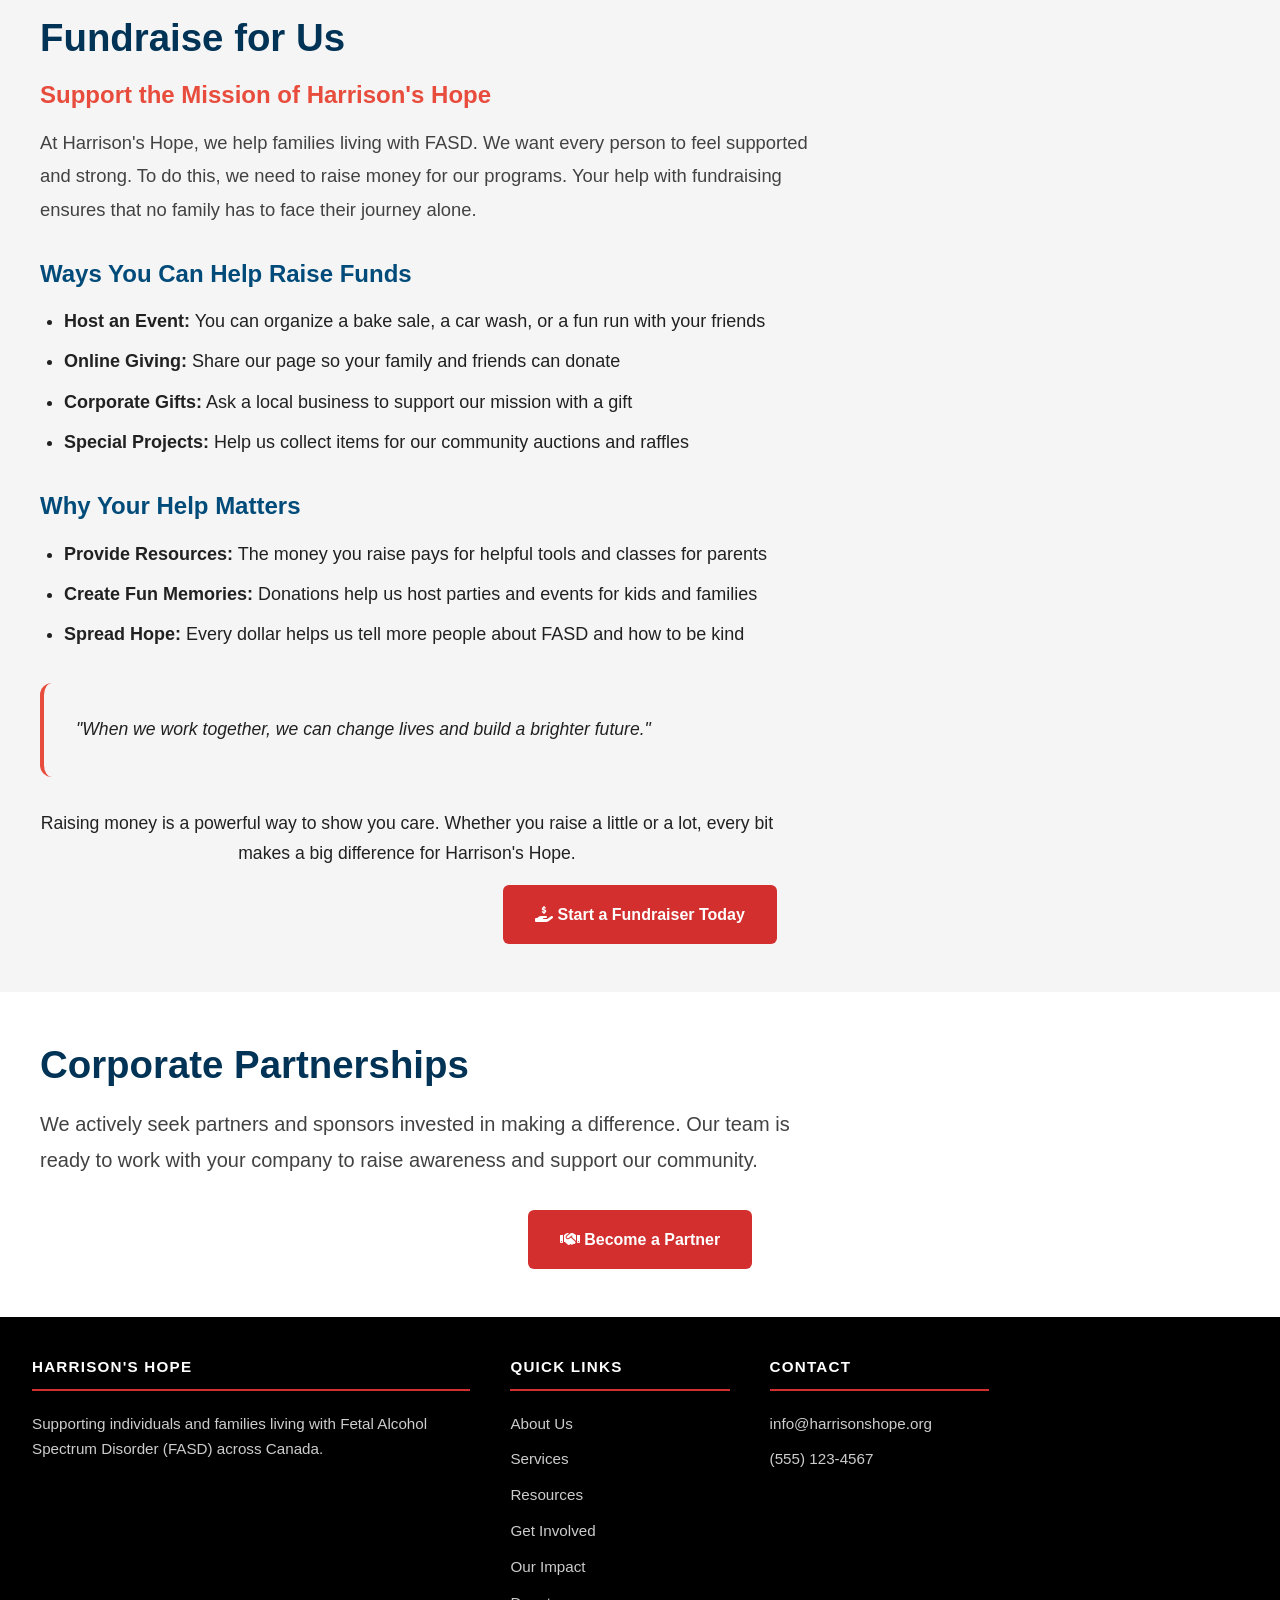
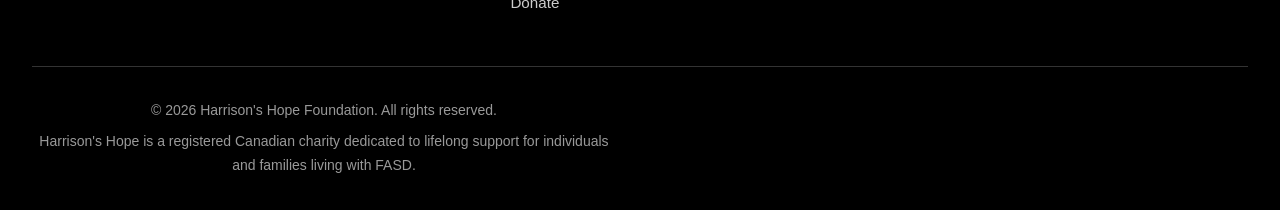
<file: get-involved.html>
<!DOCTYPE html>
<html lang="en">
<head>
  <meta charset="UTF-8">
  <meta name="viewport" content="width=device-width, initial-scale=1.0">
  <meta name="description" content="Get involved with Harrison's Hope Foundation - volunteer, donate, partner with us, or advocate for families living with FASD.">
  <title>Get Involved | Harrison's Hope Foundation</title>
  <link rel="stylesheet" href="styles.css">
  <link rel="stylesheet" href="https://cdnjs.cloudflare.com/ajax/libs/font-awesome/6.5.1/css/all.min.css">
</head>
<body>
  <div class="top-bar">
    <div class="top-bar-content">
      <a href="mailto:info@harrisonshope.org"><i class="fas fa-envelope"></i> info@harrisonshope.org</a>
      <a href="tel:5551234567"><i class="fas fa-phone"></i> (555) 123-4567</a>
      <span class="charity-reg"><i class="fas fa-certificate"></i> Charity Reg. # 739239754 RR0001</span>
    </div>
  </div>

  <header class="site-header" role="banner">
    <div class="header-container">
      <a href="index.html" class="logo" aria-label="Harrison's Hope Foundation Home">
        <img src="images/logo.png" alt="Harrison's Hope Foundation Logo">
        <span>Harrison's Hope</span>
      </a>

      <button class="menu-toggle" aria-expanded="false" aria-controls="main-navigation" aria-label="Toggle navigation menu">
        <i class="fas fa-bars"></i> Menu
      </button>

      <nav class="main-nav" id="main-navigation" role="navigation" aria-label="Main navigation">
        <ul>
          <li><a href="index.html">Home</a></li>
          <li><a href="about.html">About</a></li>
          <li><a href="services.html">Services</a></li>
          <li><a href="resources.html">Resources</a></li>
          <li><a href="get-involved.html" aria-current="page">Get Involved</a></li>
          <li><a href="impact.html">Impact</a></li>
          <li><a href="https://www.canadahelps.org/en/charities/harrisons-hope/" class="donate-link" target="_blank" rel="noopener"><i class="fas fa-heart"></i> Donate</a></li>
        </ul>
      </nav>
    </div>
  </header>

  <nav class="breadcrumbs" aria-label="Breadcrumb">
    <ol>
      <li><a href="index.html"><i class="fas fa-home"></i> Home</a></li>
      <li aria-current="page">Get Involved</li>
    </ol>
  </nav>

  <main id="main-content" role="main">
    <section class="section" aria-labelledby="intro-heading">
      <div class="container" style="text-align: center;">
        <h2 id="intro-heading" style="font-size: 2.5rem; color: #004b79; margin-bottom: 0.5rem;">Get Involved</h2>
        <h3 style="font-size: 1.5rem; color: #e74c3c; font-style: italic; margin-bottom: 2rem;">"The journey is so much better, when we are not alone."</h3>
        
        <p class="lead" style="font-size: 1.25rem; max-width: 800px; margin: 0 auto 1.5rem;">
          Harrison's Hope provides lifelong support for individuals and families living with FASD. We are currently seeing an unprecedented number of requests for our services.
        </p>
        <p style="font-size: 1.15rem; max-width: 800px; margin: 0 auto; color: #444;">
          Your support, however large or small, makes a tangible difference. Here are the most impactful ways you can help.
        </p>
      </div>
    </section>

    <section class="section section-alt">
      <div class="container">
        <blockquote style="font-size: 1.25rem; font-style: italic; border-left: 4px solid #e74c3c; padding: 1rem 1.5rem; background: #ffffff; border-radius: 0 8px 8px 0; box-shadow: 0 2px 10px rgba(0,0,0,0.05); max-width: 850px; margin: 0 auto; color: #444;">
          "I wanted to take a moment to sincerely thank you... The feedback from everyone was overwhelmingly positive, and I truly appreciate you sharing your expertise with us."
          <footer style="margin-top: 1rem; font-weight: bold; font-style: normal; color: #004b79;">— V., Youth Diversion BGC Durham</footer>
        </blockquote>
      </div>
    </section>

    <section class="section" aria-labelledby="ways-to-help-heading">
      <div class="container">
        <div class="card-grid">
          
          <article class="card">
            <div class="card-icon" aria-hidden="true"><i class="fas fa-heart"></i></div>
            <h3>Donate Today</h3>
            <p>Your financial gift provides critical services and hope to local families. As a nonprofit, we rely on community generosity to meet the growing demand for our services.</p>
            <div style="margin-top: auto;">
              <a href="https://www.canadahelps.org/en/charities/harrisons-hope/" class="btn btn-primary" style="margin-bottom: 0.5rem; display: block;" target="_blank" rel="noopener">Donate Online</a>
              <p style="font-size: 0.85rem; color: #666; margin: 0;"><strong>Or via e-transfer:</strong><br><a href="mailto:Donations@harrisonshope.ca" style="color: #004b79;">Donations@harrisonshope.ca</a></p>
            </div>
          </article>

          <article class="card">
            <div class="card-icon" aria-hidden="true"><i class="fas fa-hands-helping"></i></div>
            <h3>Join Our Volunteer Team</h3>
            <p>Interested in making a difference? We need passionate individuals to help us provide comprehensive support for individuals with FASD and their caregivers.</p>
            <a href="#volunteer" class="btn btn-outline" style="margin-top: auto;">Learn More About Volunteering</a>
          </article>

          <article class="card">
            <div class="card-icon" aria-hidden="true"><i class="fas fa-calendar-alt"></i></div>
            <h3>Attend an Event</h3>
            <p>Join us to learn, connect, and raise awareness. We host a variety of events, including:</p>
            <ul style="text-align: left; margin: 0.5rem 0 1.5rem 1rem; font-size: 0.9rem;">
              <li>Free virtual guest speakers</li>
              <li>Red Shoes Rock Walk-in-the-Park</li>
              <li>Free FASD Conference & Family Fun Day</li>
              <li>Bond Over Bowling</li>
              <li>Snowtubing Parties</li>
            </ul>
            <a href="services.html#caregiver-supports" class="btn btn-outline" style="margin-top: auto;">View Our Event Calendar</a>
          </article>

          <article class="card">
            <div class="card-icon" aria-hidden="true"><i class="fas fa-hand-holding-usd"></i></div>
            <h3>Fundraise for Us</h3>
            <p>Help support families by hosting your own community event. Past fundraisers have included "Sip'n Shop" nights and "Day of Beauty" events. We're grateful for your creativity!</p>
            <a href="#fundraise" class="btn btn-outline" style="margin-top: auto;">Get Fundraising Ideas</a>
          </article>

          <article class="card">
            <div class="card-icon" aria-hidden="true"><i class="fas fa-building"></i></div>
            <h3>Corporate Partnerships</h3>
            <p>We actively seek partners and sponsors invested in neurodivergent care. Our team is ready to work with your company to raise awareness and support the FASD community.</p>
            <a href="#partner" class="btn btn-outline" style="margin-top: auto;">Partner With Us</a>
          </article>

          <article class="card">
            <div class="card-icon" aria-hidden="true"><i class="fas fa-bullhorn"></i></div>
            <h3>Advocate for Change</h3>
            <p>FASD is often a "hidden struggle." Join us in our mission to raise public awareness, develop policy initiatives, and support the entire FASD community.</p>
            <a href="services.html" class="btn btn-outline" style="margin-top: auto;">Learn About Our Advocacy</a>
          </article>

        </div>
      </div>
    </section>

    <section id="volunteer" class="section section-alt" aria-labelledby="vol-form-heading">
      <div class="container">
        <h2 id="vol-form-heading">Join the Team at Harrison's Hope</h2>
        <p class="lead" style="font-size: 1.25rem; max-width: 800px; margin-bottom: 2rem;">
          At Harrison's Hope, we support people and families living with FASD (Fetal Alcohol Spectrum Disorder). We believe that no one should have to walk this path alone. By giving your time, you help us build a community where everyone belongs.
        </p>

        <h3 style="margin-bottom: 1rem; color: #004b79;">How You Can Make a Difference</h3>
        <p style="max-width: 800px; margin-bottom: 1rem;">We have many ways for you to get involved and help our mission grow:</p>
        <ul style="max-width: 800px; margin-bottom: 2rem; line-height: 1.8;">
          <li><strong>Event Support:</strong> Help us plan and run our community walks and family fun days</li>
          <li><strong>Support Groups:</strong> Assist our leaders in creating a kind and safe space for families to meet</li>
          <li><strong>Office Help:</strong> Use your skills to help us share news and stay organized</li>
          <li><strong>Awareness:</strong> Help us teach others about FASD so our community can be more helpful and fair</li>
        </ul>

        <h3 style="margin-bottom: 1rem; color: #004b79;">Why Volunteer with Us?</h3>
        <ul style="max-width: 800px; margin-bottom: 2rem; line-height: 1.8;">
          <li><strong>Professional Growth:</strong> Gain experience in the non-profit sector and build new skills</li>
          <li><strong>Community Connection:</strong> Meet dedicated people who care about making a positive change</li>
          <li><strong>Lasting Impact:</strong> Your work directly helps families find the resources and friendship they need</li>
        </ul>

        <div style="padding: 2rem; background: linear-gradient(135deg, #004b79 0%, #e74c3c 100%); border-radius: 12px; color: white; text-align: center; margin-bottom: 2rem;">
          <p style="font-size: 1.2rem; font-style: italic; margin-bottom: 1rem;">"Together, we can build a future full of hope and understanding."</p>
        </div>

        <div style="text-align: center;">
          <p style="font-size: 1.1rem; margin-bottom: 1rem;">We are looking for kind, reliable people to join our team. Whether you can help for one hour or one day a week, we would love to have you.</p>
          <a href="https://forms.office.com/pages/responsepage.aspx?id=DQSIkWdsW0yxEjajBLZtrQAAAAAAAAAAAAO__So8xVUQkRNVDUwUzBOSFdYVDFZWlpJVUVXV1FUVy4u&route=shorturl" class="btn btn-primary" target="_blank" rel="noopener"><i class="fas fa-file-signature"></i> Fill Out a Volunteer Application</a>
        </div>
      </div>
    </section>

    <section class="section section-alt" aria-labelledby="fundraise-heading">
      <div class="container">
        <h2 id="fundraise-heading">Fundraise for Us</h2>
        <h3 style="color: #e74c3c;">Support the Mission of Harrison's Hope</h3>
        <p class="lead" style="font-size: 1.15rem; max-width: 800px; margin-bottom: 2rem;">
          At Harrison's Hope, we help families living with FASD. We want every person to feel supported and strong. To do this, we need to raise money for our programs. Your help with fundraising ensures that no family has to face their journey alone.
        </p>

        <h3 style="margin-bottom: 1rem; color: #004b79;">Ways You Can Help Raise Funds</h3>
        <ul style="max-width: 800px; margin-bottom: 2rem; line-height: 1.8;">
          <li><strong>Host an Event:</strong> You can organize a bake sale, a car wash, or a fun run with your friends</li>
          <li><strong>Online Giving:</strong> Share our page so your family and friends can donate</li>
          <li><strong>Corporate Gifts:</strong> Ask a local business to support our mission with a gift</li>
          <li><strong>Special Projects:</strong> Help us collect items for our community auctions and raffles</li>
        </ul>

        <h3 style="margin-bottom: 1rem; color: #004b79;">Why Your Help Matters</h3>
        <ul style="max-width: 800px; margin-bottom: 2rem; line-height: 1.8;">
          <li><strong>Provide Resources:</strong> The money you raise pays for helpful tools and classes for parents</li>
          <li><strong>Create Fun Memories:</strong> Donations help us host parties and events for kids and families</li>
          <li><strong>Spread Hope:</strong> Every dollar helps us tell more people about FASD and how to be kind</li>
        </ul>

        <div style="padding: 2rem; background: #f5f5f5; border-radius: 12px; border-left: 4px solid #e74c3c; margin-bottom: 2rem;">
          <p style="font-size: 1.1rem; margin: 0;"><em>"When we work together, we can change lives and build a brighter future."</em></p>
        </div>

        <div style="text-align: center;">
          <p style="font-size: 1.1rem; margin-bottom: 1rem;">Raising money is a powerful way to show you care. Whether you raise a little or a lot, every bit makes a big difference for Harrison's Hope.</p>
          <a href="#fundraise" class="btn btn-primary"><i class="fas fa-hand-holding-usd"></i> Start a Fundraiser Today</a>
        </div>
      </div>
    </section>

    <section class="section" aria-labelledby="partner-heading">
      <div class="container">
        <h2 id="partner-heading">Corporate Partnerships</h2>
        <p class="lead" style="max-width: 800px; margin-bottom: 2rem;">
          We actively seek partners and sponsors invested in making a difference. Our team is ready to work with your company to raise awareness and support our community.
        </p>

        <div style="text-align: center;">
          <a href="#partner" class="btn btn-primary"><i class="fas fa-handshake"></i> Become a Partner</a>
        </div>
      </div>
    </section>

  </main>

  <footer class="site-footer" role="contentinfo">
    <div class="footer-content">
      <div class="footer-section">
        <h4>Harrison's Hope</h4>
        <p>Supporting individuals and families living with Fetal Alcohol Spectrum Disorder (FASD) across Canada.</p>
      </div>

      <div class="footer-section">
        <h4>Quick Links</h4>
        <nav aria-label="Footer navigation">
          <a href="about.html">About Us</a>
          <a href="services.html">Services</a>
          <a href="resources.html">Resources</a>
          <a href="get-involved.html">Get Involved</a>
          <a href="impact.html">Our Impact</a>
          <a href="donate.html">Donate</a>
        </nav>
      </div>

      <div class="footer-section">
        <h4>Contact</h4>
        <address style="font-style: normal;">
          <a href="mailto:info@harrisonshope.org">info@harrisonshope.org</a>
          <a href="tel:5551234567">(555) 123-4567</a>
        </address>
      </div>
    </div>

    <div class="footer-bottom">
      <p>&copy; 2026 Harrison's Hope Foundation. All rights reserved.</p>
      <p>Harrison's Hope is a registered Canadian charity dedicated to lifelong support for individuals and families living with FASD.</p>
    </div>
  </footer>

  <button class="back-to-top" aria-label="Back to top" onclick="window.scrollTo({top: 0, behavior: 'smooth'})"><i class="fas fa-arrow-up"></i></button>

  <script>
    document.querySelector('.menu-toggle')?.addEventListener('click', function() {
      const nav = document.getElementById('main-navigation');
      const isExpanded = this.getAttribute('aria-expanded') === 'true';
      this.setAttribute('aria-expanded', !isExpanded);
      nav.classList.toggle('active');
    });
  </script>
</body>
</html>
</file>
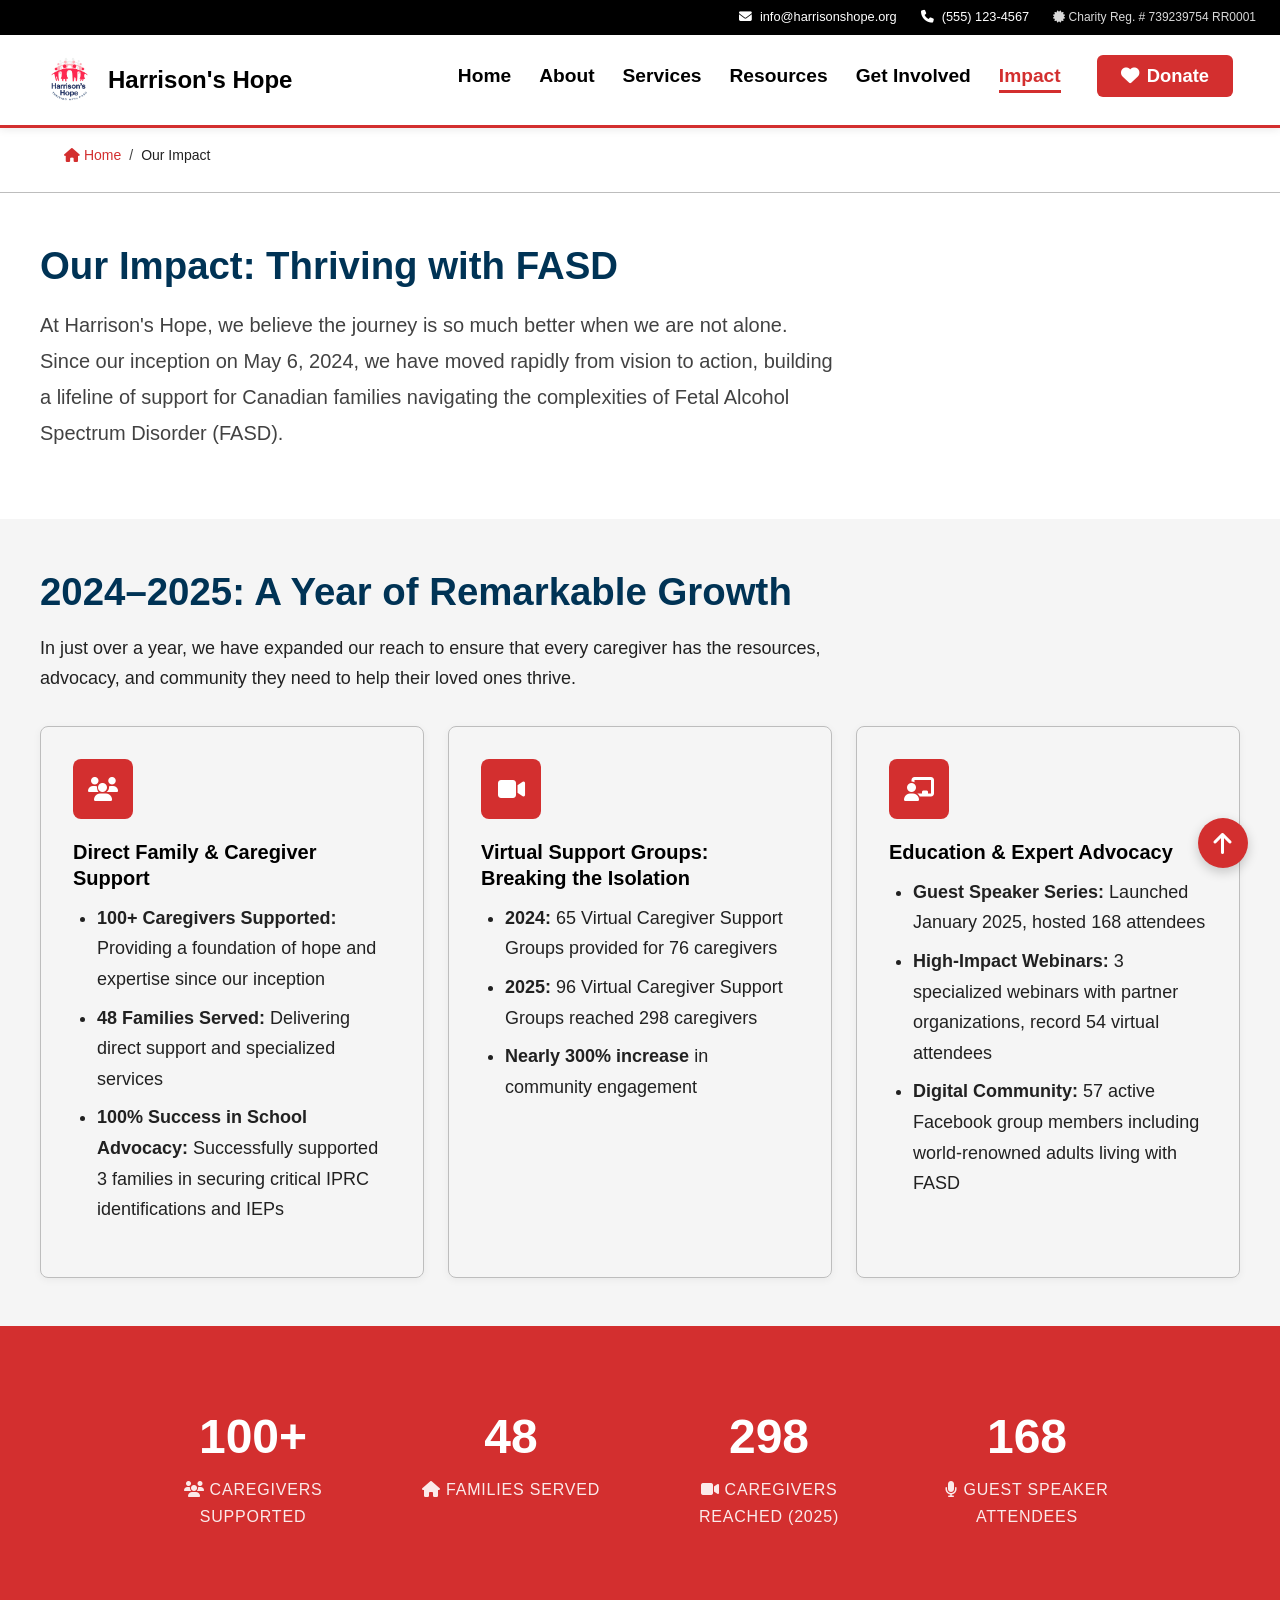
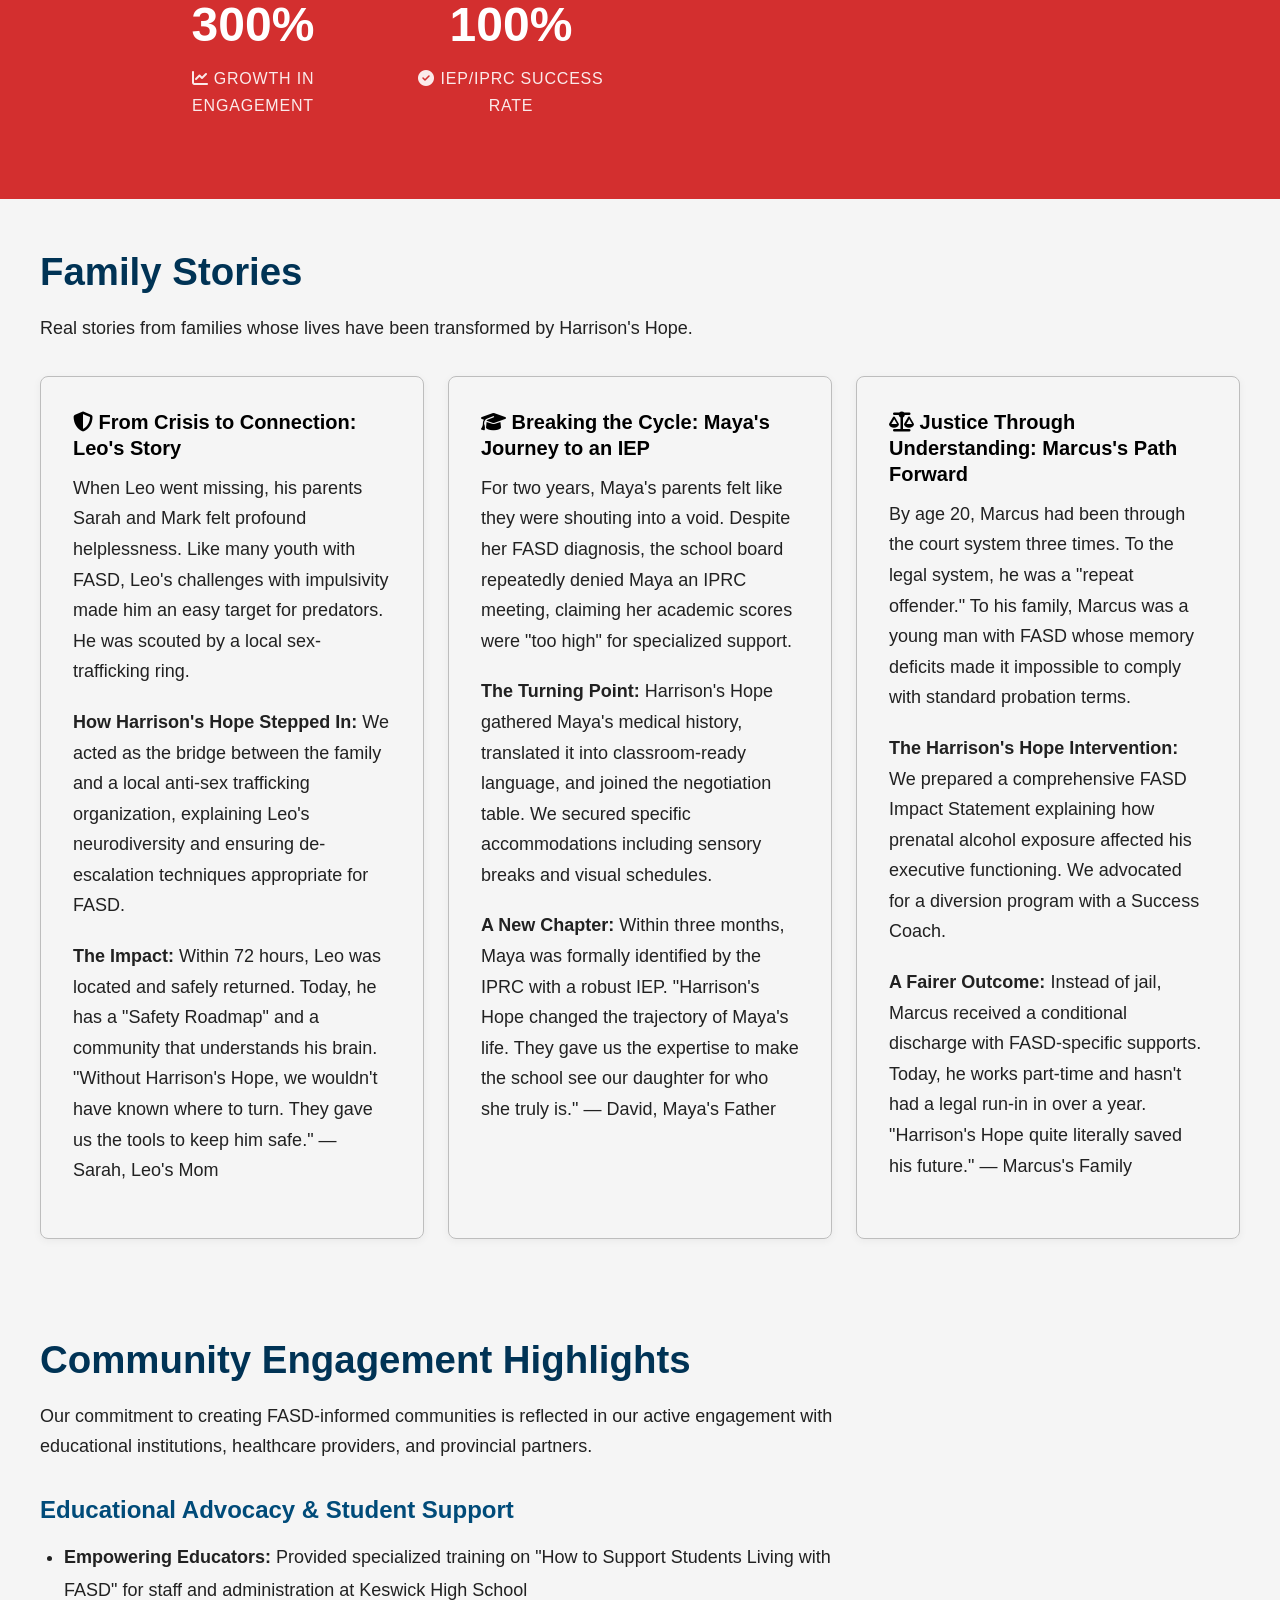
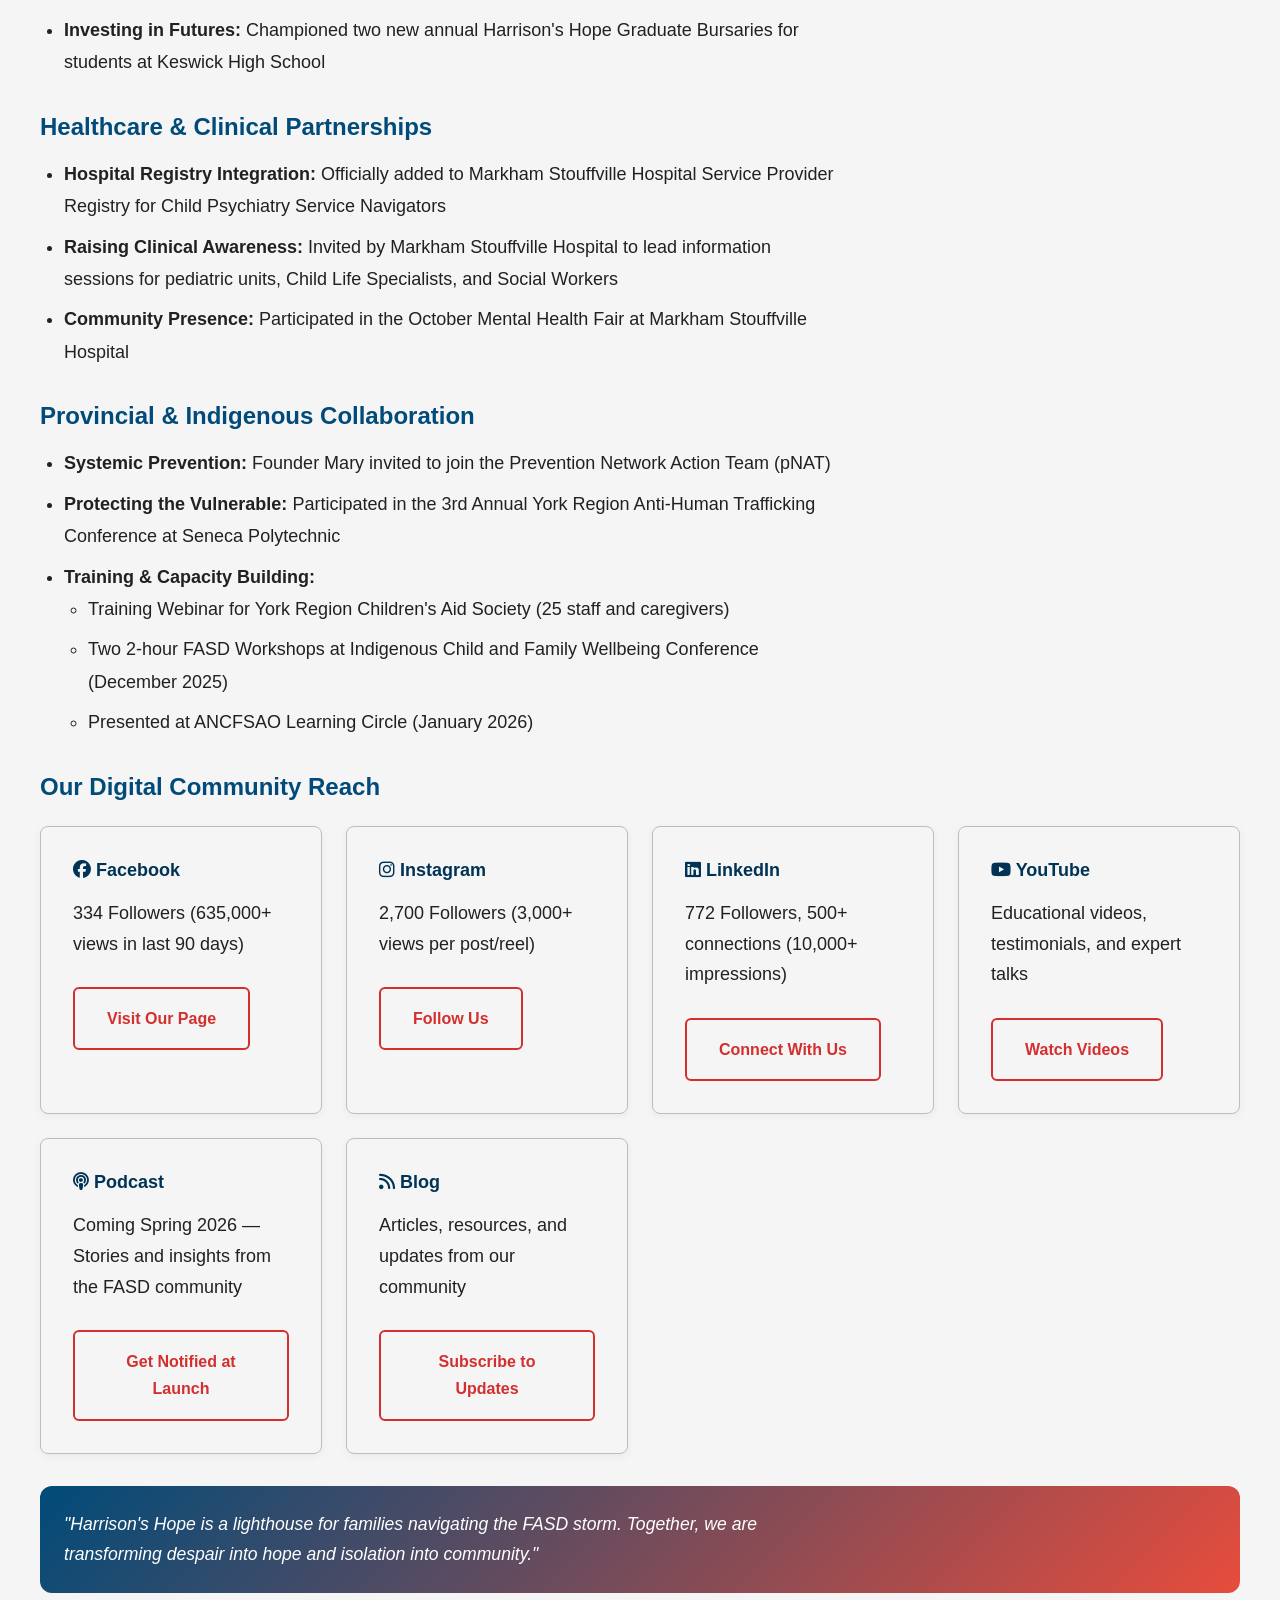
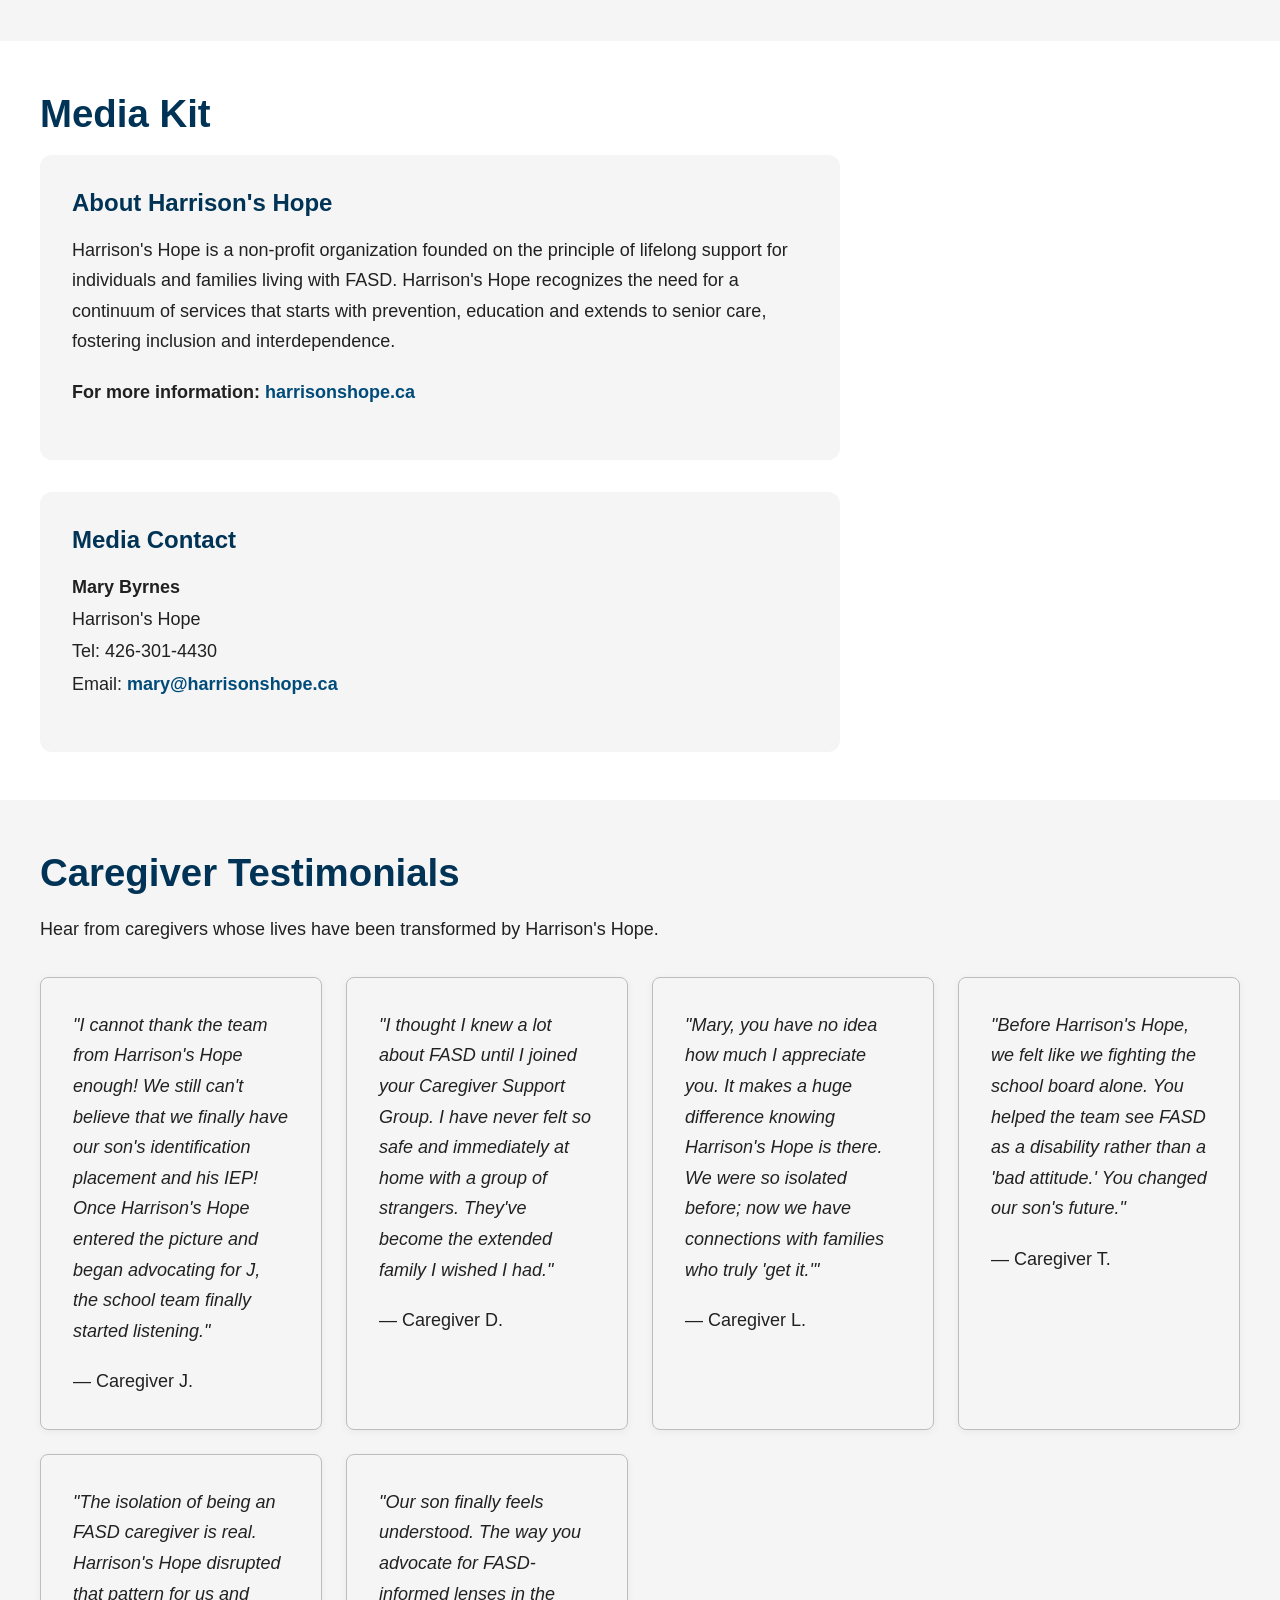
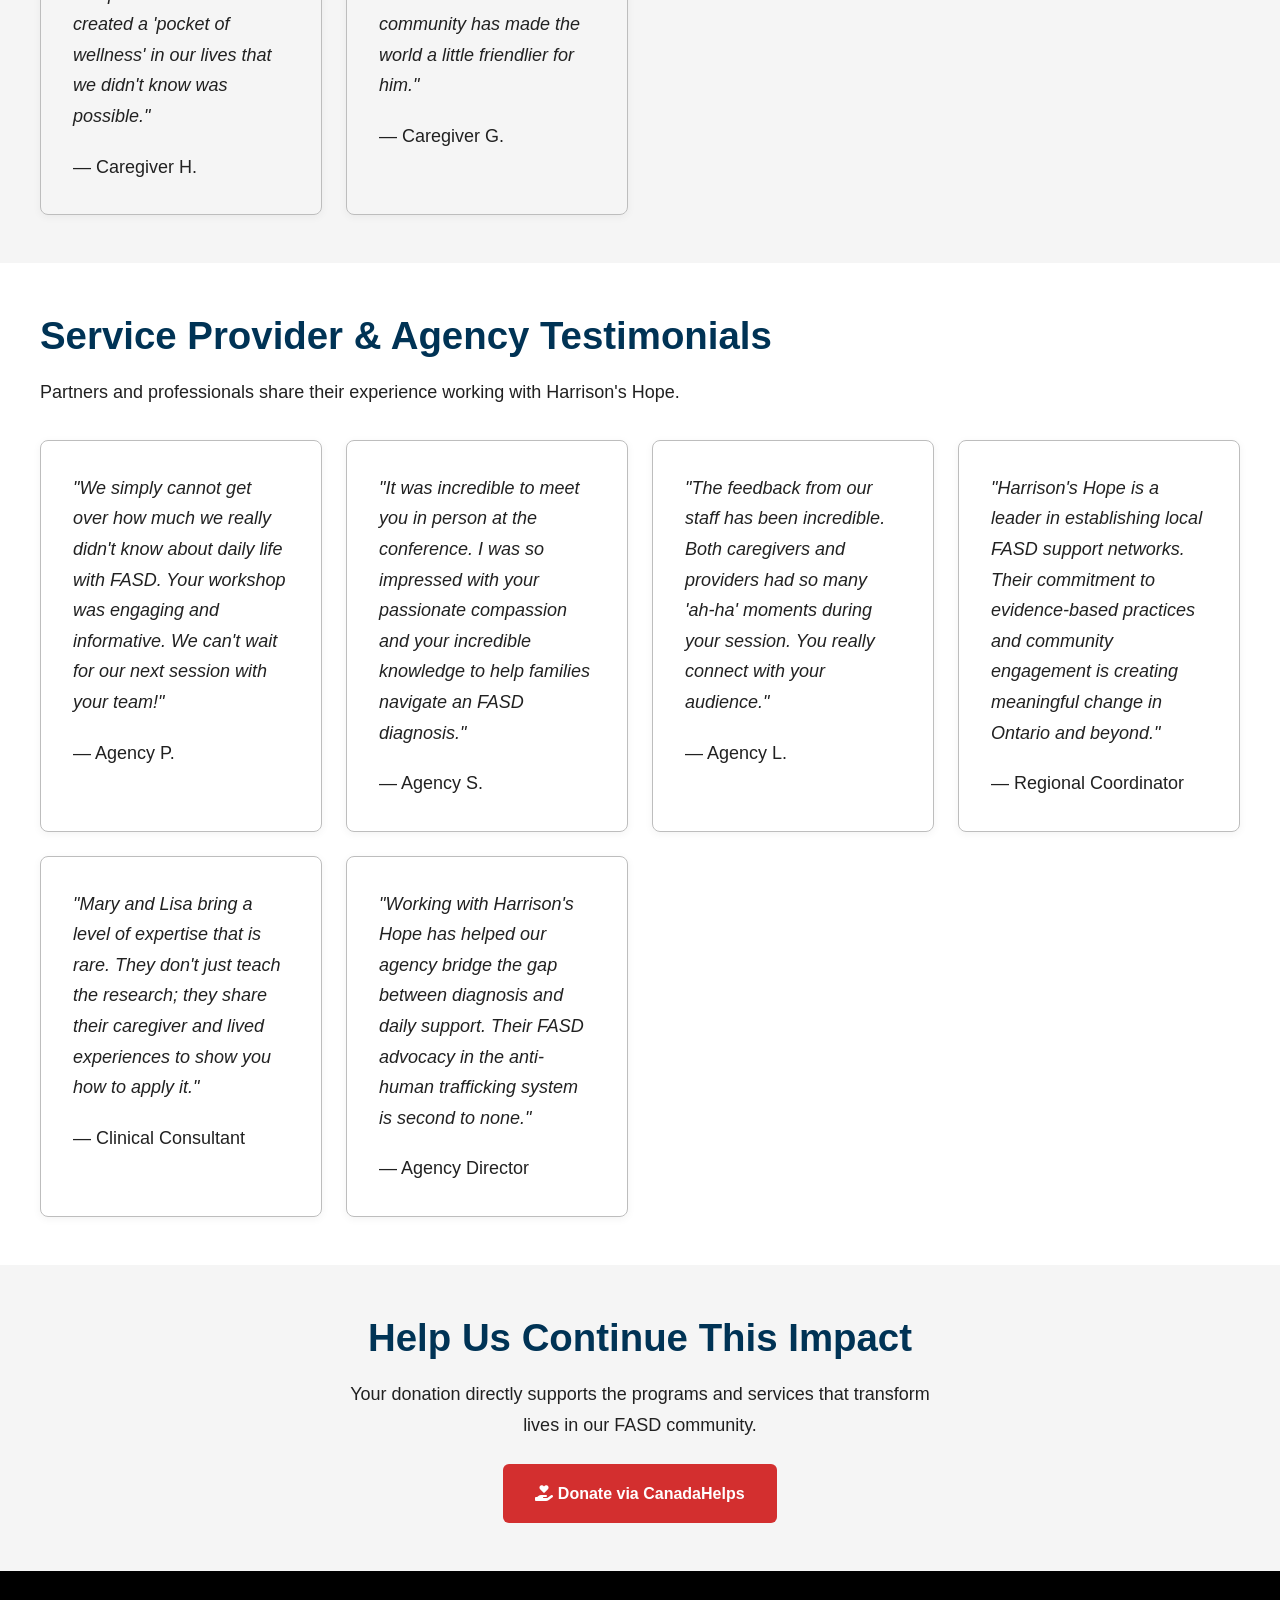
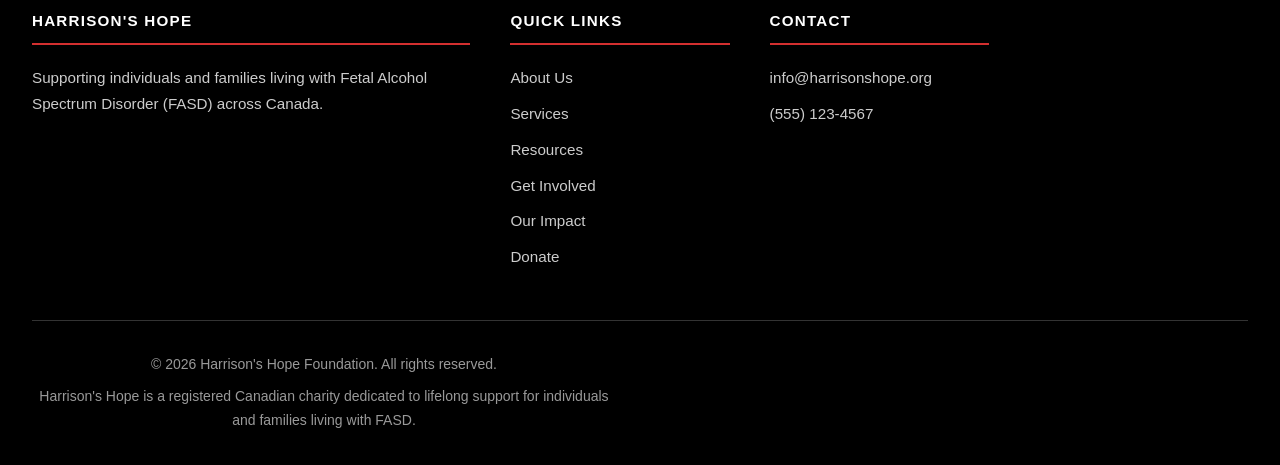
<file: impact.html>
<!DOCTYPE html>
<html lang="en">
<head>
  <meta charset="UTF-8">
  <meta name="viewport" content="width=device-width, initial-scale=1.0">
  <meta name="description" content="See the impact of Harrison's Hope Foundation - success stories, outcomes, and the difference we're making in families' lives.">
  <title>Our Impact | Harrison's Hope Foundation</title>
  <link rel="stylesheet" href="styles.css">
  <link rel="stylesheet" href="https://cdnjs.cloudflare.com/ajax/libs/font-awesome/6.5.1/css/all.min.css">
</head>
<body>
  <div class="top-bar">
    <div class="top-bar-content">
      <a href="mailto:info@harrisonshope.org"><i class="fas fa-envelope"></i> info@harrisonshope.org</a>
      <a href="tel:5551234567"><i class="fas fa-phone"></i> (555) 123-4567</a>
      <span class="charity-reg"><i class="fas fa-certificate"></i> Charity Reg. # 739239754 RR0001</span>
    </div>
  </div>

  <header class="site-header" role="banner">
    <div class="header-container">
      <a href="index.html" class="logo" aria-label="Harrison's Hope Foundation Home">
        <img src="images/logo.png" alt="Harrison's Hope Foundation Logo">
        <span>Harrison's Hope</span>
      </a>

      <button class="menu-toggle" aria-expanded="false" aria-controls="main-navigation" aria-label="Toggle navigation menu">
        <i class="fas fa-bars"></i> Menu
      </button>

      <nav class="main-nav" id="main-navigation" role="navigation" aria-label="Main navigation">
        <ul>
          <li><a href="index.html">Home</a></li>
          <li><a href="about.html">About</a></li>
          <li><a href="services.html">Services</a></li>
          <li><a href="resources.html">Resources</a></li>
          <li><a href="get-involved.html">Get Involved</a></li>
          <li><a href="impact.html" aria-current="page">Impact</a></li>
          <li><a href="donate.html" class="donate-link"><i class="fas fa-heart"></i> Donate</a></li>
        </ul>
      </nav>
    </div>
  </header>

  <nav class="breadcrumbs" aria-label="Breadcrumb">
    <ol>
      <li><a href="index.html"><i class="fas fa-home"></i> Home</a></li>
      <li aria-current="page">Our Impact</li>
    </ol>
  </nav>

  <main id="main-content" role="main">
    <!-- Introduction -->
    <section class="section" aria-labelledby="intro-heading">
      <div class="container">
        <h2 id="intro-heading">Our Impact: Thriving with FASD</h2>
        <p class="lead" style="font-size: 1.25rem; max-width: 800px;">
          At Harrison's Hope, we believe the journey is so much better when we are not alone. Since our inception on May 6, 2024, we have moved rapidly from vision to action, building a lifeline of support for Canadian families navigating the complexities of Fetal Alcohol Spectrum Disorder (FASD).
        </p>
      </div>
    </section>

    <!-- 2024-2025 Growth -->
    <section class="section section-alt" aria-labelledby="growth-heading">
      <div class="container">
        <h2 id="growth-heading">2024–2025: A Year of Remarkable Growth</h2>
        <p style="max-width: 800px; margin-bottom: 2rem;">
          In just over a year, we have expanded our reach to ensure that every caregiver has the resources, advocacy, and community they need to help their loved ones thrive.
        </p>

        <div class="card-grid">
          <article class="card">
            <div class="card-icon" aria-hidden="true"><i class="fas fa-users"></i></div>
            <h3>Direct Family & Caregiver Support</h3>
            <ul>
              <li><strong>100+ Caregivers Supported:</strong> Providing a foundation of hope and expertise since our inception</li>
              <li><strong>48 Families Served:</strong> Delivering direct support and specialized services</li>
              <li><strong>100% Success in School Advocacy:</strong> Successfully supported 3 families in securing critical IPRC identifications and IEPs</li>
            </ul>
          </article>

          <article class="card">
            <div class="card-icon" aria-hidden="true"><i class="fas fa-video"></i></div>
            <h3>Virtual Support Groups: Breaking the Isolation</h3>
            <ul>
              <li><strong>2024:</strong> 65 Virtual Caregiver Support Groups provided for 76 caregivers</li>
              <li><strong>2025:</strong> 96 Virtual Caregiver Support Groups reached 298 caregivers</li>
              <li><strong>Nearly 300% increase</strong> in community engagement</li>
            </ul>
          </article>

          <article class="card">
            <div class="card-icon" aria-hidden="true"><i class="fas fa-chalkboard-teacher"></i></div>
            <h3>Education & Expert Advocacy</h3>
            <ul>
              <li><strong>Guest Speaker Series:</strong> Launched January 2025, hosted 168 attendees</li>
              <li><strong>High-Impact Webinars:</strong> 3 specialized webinars with partner organizations, record 54 virtual attendees</li>
              <li><strong>Digital Community:</strong> 57 active Facebook group members including world-renowned adults living with FASD</li>
            </ul>
          </article>
        </div>
      </div>
    </section>

    <!-- Impact Stats -->
    <section class="stats-section" aria-labelledby="stats-heading">
      <h2 id="stats-heading" class="visually-hidden">Our Impact Statistics</h2>
      <div class="stats-grid">
        <div class="stat-item">
          <h3 aria-label="Over 100 caregivers supported">100+</h3>
          <p><i class="fas fa-users"></i> Caregivers Supported</p>
        </div>
        <div class="stat-item">
          <h3 aria-label="48 families served">48</h3>
          <p><i class="fas fa-home"></i> Families Served</p>
        </div>
        <div class="stat-item">
          <h3 aria-label="298 caregivers in support groups">298</h3>
          <p><i class="fas fa-video"></i> Caregivers Reached (2025)</p>
        </div>
        <div class="stat-item">
          <h3 aria-label="168 guest speaker attendees">168</h3>
          <p><i class="fas fa-microphone"></i> Guest Speaker Attendees</p>
        </div>
        <div class="stat-item">
          <h3 aria-label="300 percent increase">300%</h3>
          <p><i class="fas fa-chart-line"></i> Growth in Engagement</p>
        </div>
        <div class="stat-item">
          <h3 aria-label="100 percent school advocacy success">100%</h3>
          <p><i class="fas fa-check-circle"></i> IEP/IPRC Success Rate</p>
        </div>
      </div>
    </section>

    <!-- Family Stories -->
    <section class="section section-alt" aria-labelledby="stories-heading">
      <div class="container">
        <h2 id="stories-heading">Family Stories</h2>
        <p style="max-width: 800px; margin-bottom: 2rem;">Real stories from families whose lives have been transformed by Harrison's Hope.</p>

        <div class="card-grid">
          <article class="card" aria-labelledby="story1-title">
            <h3 id="story1-title"><i class="fas fa-shield-alt"></i> From Crisis to Connection: Leo's Story</h3>
            <p>When Leo went missing, his parents Sarah and Mark felt profound helplessness. Like many youth with FASD, Leo's challenges with impulsivity made him an easy target for predators. He was scouted by a local sex-trafficking ring.</p>
            <p><strong>How Harrison's Hope Stepped In:</strong> We acted as the bridge between the family and a local anti-sex trafficking organization, explaining Leo's neurodiversity and ensuring de-escalation techniques appropriate for FASD.</p>
            <p><strong>The Impact:</strong> Within 72 hours, Leo was located and safely returned. Today, he has a "Safety Roadmap" and a community that understands his brain. "Without Harrison's Hope, we wouldn't have known where to turn. They gave us the tools to keep him safe." — Sarah, Leo's Mom</p>
          </article>

          <article class="card" aria-labelledby="story2-title">
            <h3 id="story2-title"><i class="fas fa-graduation-cap"></i> Breaking the Cycle: Maya's Journey to an IEP</h3>
            <p>For two years, Maya's parents felt like they were shouting into a void. Despite her FASD diagnosis, the school board repeatedly denied Maya an IPRC meeting, claiming her academic scores were "too high" for specialized support.</p>
            <p><strong>The Turning Point:</strong> Harrison's Hope gathered Maya's medical history, translated it into classroom-ready language, and joined the negotiation table. We secured specific accommodations including sensory breaks and visual schedules.</p>
            <p><strong>A New Chapter:</strong> Within three months, Maya was formally identified by the IPRC with a robust IEP. "Harrison's Hope changed the trajectory of Maya's life. They gave us the expertise to make the school see our daughter for who she truly is." — David, Maya's Father</p>
          </article>

          <article class="card" aria-labelledby="story3-title">
            <h3 id="story3-title"><i class="fas fa-balance-scale"></i> Justice Through Understanding: Marcus's Path Forward</h3>
            <p>By age 20, Marcus had been through the court system three times. To the legal system, he was a "repeat offender." To his family, Marcus was a young man with FASD whose memory deficits made it impossible to comply with standard probation terms.</p>
            <p><strong>The Harrison's Hope Intervention:</strong> We prepared a comprehensive FASD Impact Statement explaining how prenatal alcohol exposure affected his executive functioning. We advocated for a diversion program with a Success Coach.</p>
            <p><strong>A Fairer Outcome:</strong> Instead of jail, Marcus received a conditional discharge with FASD-specific supports. Today, he works part-time and hasn't had a legal run-in in over a year. "Harrison's Hope quite literally saved his future." — Marcus's Family</p>
          </article>
        </div>
      </div>
    </section>

    <!-- Community Engagement Highlights -->
    <section class="section section-alt" aria-labelledby="community-heading">
      <div class="container">
        <h2 id="community-heading">Community Engagement Highlights</h2>
        <p style="max-width: 800px; margin-bottom: 2rem;">
          Our commitment to creating FASD-informed communities is reflected in our active engagement with educational institutions, healthcare providers, and provincial partners.
        </p>

        <h3 style="margin-bottom: 1rem; color: #004b79;">Educational Advocacy & Student Support</h3>
        <ul style="max-width: 800px; margin-bottom: 2rem; line-height: 1.8;">
          <li><strong>Empowering Educators:</strong> Provided specialized training on "How to Support Students Living with FASD" for staff and administration at Keswick High School</li>
          <li><strong>Investing in Futures:</strong> Championed two new annual Harrison's Hope Graduate Bursaries for students at Keswick High School</li>
        </ul>

        <h3 style="margin-bottom: 1rem; color: #004b79;">Healthcare & Clinical Partnerships</h3>
        <ul style="max-width: 800px; margin-bottom: 2rem; line-height: 1.8;">
          <li><strong>Hospital Registry Integration:</strong> Officially added to Markham Stouffville Hospital Service Provider Registry for Child Psychiatry Service Navigators</li>
          <li><strong>Raising Clinical Awareness:</strong> Invited by Markham Stouffville Hospital to lead information sessions for pediatric units, Child Life Specialists, and Social Workers</li>
          <li><strong>Community Presence:</strong> Participated in the October Mental Health Fair at Markham Stouffville Hospital</li>
        </ul>

        <h3 style="margin-bottom: 1rem; color: #004b79;">Provincial & Indigenous Collaboration</h3>
        <ul style="max-width: 800px; margin-bottom: 2rem; line-height: 1.8;">
          <li><strong>Systemic Prevention:</strong> Founder Mary invited to join the Prevention Network Action Team (pNAT)</li>
          <li><strong>Protecting the Vulnerable:</strong> Participated in the 3rd Annual York Region Anti-Human Trafficking Conference at Seneca Polytechnic</li>
          <li><strong>Training & Capacity Building:</strong>
            <ul>
              <li>Training Webinar for York Region Children's Aid Society (25 staff and caregivers)</li>
              <li>Two 2-hour FASD Workshops at Indigenous Child and Family Wellbeing Conference (December 2025)</li>
              <li>Presented at ANCFSAO Learning Circle (January 2026)</li>
            </ul>
          </li>
        </ul>

        <h3 style="margin-bottom: 1rem; color: #004b79;">Our Digital Community Reach</h3>
        <div class="card-grid">
          <article class="card">
            <h4><i class="fab fa-facebook"></i> Facebook</h4>
            <p>334 Followers (635,000+ views in last 90 days)</p>
            <a href="https://facebook.com/HarrisonsHopeFASD" target="_blank" rel="noopener" class="btn btn-outline" style="margin-top: 0.5rem;">Visit Our Page</a>
          </article>
          <article class="card">
            <h4><i class="fab fa-instagram"></i> Instagram</h4>
            <p>2,700 Followers (3,000+ views per post/reel)</p>
            <a href="https://instagram.com/harrisons_hope_fasd" target="_blank" rel="noopener" class="btn btn-outline" style="margin-top: 0.5rem;">Follow Us</a>
          </article>
          <article class="card">
            <h4><i class="fab fa-linkedin"></i> LinkedIn</h4>
            <p>772 Followers, 500+ connections (10,000+ impressions)</p>
            <a href="https://linkedin.com/company/harrisons-hope-foundation" target="_blank" rel="noopener" class="btn btn-outline" style="margin-top: 0.5rem;">Connect With Us</a>
          </article>
          <article class="card">
            <h4><i class="fab fa-youtube"></i> YouTube</h4>
            <p>Educational videos, testimonials, and expert talks</p>
            <a href="https://youtube.com/@Harrisons_Hope_FASD" target="_blank" rel="noopener" class="btn btn-outline" style="margin-top: 0.5rem;">Watch Videos</a>
          </article>
          <article class="card">
            <h4><i class="fas fa-podcast"></i> Podcast</h4>
            <p>Coming Spring 2026 — Stories and insights from the FASD community</p>
            <a href="#media-heading" class="btn btn-outline" style="margin-top: 0.5rem;">Get Notified at Launch</a>
          </article>
          <article class="card">
            <h4><i class="fas fa-rss"></i> Blog</h4>
            <p>Articles, resources, and updates from our community</p>
            <a href="#media-heading" class="btn btn-outline" style="margin-top: 0.5rem;">Subscribe to Updates</a>
          </article>
        </div>

        <div style="margin-top: 2rem; padding: 1.5rem; background: linear-gradient(135deg, #004b79 0%, #e74c3c 100%); border-radius: 12px; color: white;">
          <p style="margin: 0; font-style: italic; font-size: 1.1rem;">"Harrison's Hope is a lighthouse for families navigating the FASD storm. Together, we are transforming despair into hope and isolation into community."</p>
        </div>
      </div>
    </section>

    <!-- Media Kit -->
    <section class="section" aria-labelledby="media-heading">
      <div class="container">
        <h2 id="media-heading">Media Kit</h2>

        <div style="max-width: 800px; margin-bottom: 2rem; padding: 2rem; background: #f5f5f5; border-radius: 12px;">
          <h3 style="margin-bottom: 1rem;">About Harrison's Hope</h3>
          <p>Harrison's Hope is a non-profit organization founded on the principle of lifelong support for individuals and families living with FASD. Harrison's Hope recognizes the need for a continuum of services that starts with prevention, education and extends to senior care, fostering inclusion and interdependence.</p>
          <p style="margin-top: 1rem;"><strong>For more information:</strong> <a href="https://harrisonshope.ca" target="_blank" rel="noopener">harrisonshope.ca</a></p>
        </div>

        <div style="max-width: 800px; padding: 2rem; background: #f5f5f5; border-radius: 12px;">
          <h3 style="margin-bottom: 1rem;">Media Contact</h3>
          <p style="line-height: 1.8;">
            <strong>Mary Byrnes</strong><br>
            Harrison's Hope<br>
            Tel: 426-301-4430<br>
            Email: <a href="mailto:mary@harrisonshope.ca">mary@harrisonshope.ca</a>
          </p>
        </div>
      </div>
    </section>

    <!-- Caregiver Testimonials -->
    <section class="section section-alt" aria-labelledby="testimonials-heading">
      <div class="container">
        <h2 id="testimonials-heading">Caregiver Testimonials</h2>
        <p style="max-width: 800px; margin-bottom: 2rem;">Hear from caregivers whose lives have been transformed by Harrison's Hope.</p>

        <div class="card-grid">
          <article class="card">
            <p><em>"I cannot thank the team from Harrison's Hope enough! We still can't believe that we finally have our son's identification placement and his IEP! Once Harrison's Hope entered the picture and began advocating for J, the school team finally started listening."</em></p>
            <footer>— Caregiver J.</footer>
          </article>

          <article class="card">
            <p><em>"I thought I knew a lot about FASD until I joined your Caregiver Support Group. I have never felt so safe and immediately at home with a group of strangers. They've become the extended family I wished I had."</em></p>
            <footer>— Caregiver D.</footer>
          </article>

          <article class="card">
            <p><em>"Mary, you have no idea how much I appreciate you. It makes a huge difference knowing Harrison's Hope is there. We were so isolated before; now we have connections with families who truly 'get it.'"</em></p>
            <footer>— Caregiver L.</footer>
          </article>

          <article class="card">
            <p><em>"Before Harrison's Hope, we felt like we fighting the school board alone. You helped the team see FASD as a disability rather than a 'bad attitude.' You changed our son's future."</em></p>
            <footer>— Caregiver T.</footer>
          </article>

          <article class="card">
            <p><em>"The isolation of being an FASD caregiver is real. Harrison's Hope disrupted that pattern for us and created a 'pocket of wellness' in our lives that we didn't know was possible."</em></p>
            <footer>— Caregiver H.</footer>
          </article>

          <article class="card">
            <p><em>"Our son finally feels understood. The way you advocate for FASD-informed lenses in the community has made the world a little friendlier for him."</em></p>
            <footer>— Caregiver G.</footer>
          </article>
        </div>
      </div>
    </section>

    <!-- Service Provider Testimonials -->
    <section class="section" aria-labelledby="provider-testimonials-heading">
      <div class="container">
        <h2 id="provider-testimonials-heading">Service Provider & Agency Testimonials</h2>
        <p style="max-width: 800px; margin-bottom: 2rem;">Partners and professionals share their experience working with Harrison's Hope.</p>

        <div class="card-grid">
          <article class="card">
            <p><em>"We simply cannot get over how much we really didn't know about daily life with FASD. Your workshop was engaging and informative. We can't wait for our next session with your team!"</em></p>
            <footer>— Agency P.</footer>
          </article>

          <article class="card">
            <p><em>"It was incredible to meet you in person at the conference. I was so impressed with your passionate compassion and your incredible knowledge to help families navigate an FASD diagnosis."</em></p>
            <footer>— Agency S.</footer>
          </article>

          <article class="card">
            <p><em>"The feedback from our staff has been incredible. Both caregivers and providers had so many 'ah-ha' moments during your session. You really connect with your audience."</em></p>
            <footer>— Agency L.</footer>
          </article>

          <article class="card">
            <p><em>"Harrison's Hope is a leader in establishing local FASD support networks. Their commitment to evidence-based practices and community engagement is creating meaningful change in Ontario and beyond."</em></p>
            <footer>— Regional Coordinator</footer>
          </article>

          <article class="card">
            <p><em>"Mary and Lisa bring a level of expertise that is rare. They don't just teach the research; they share their caregiver and lived experiences to show you how to apply it."</em></p>
            <footer>— Clinical Consultant</footer>
          </article>

          <article class="card">
            <p><em>"Working with Harrison's Hope has helped our agency bridge the gap between diagnosis and daily support. Their FASD advocacy in the anti-human trafficking system is second to none."</em></p>
            <footer>— Agency Director</footer>
          </article>
        </div>
      </div>
    </section>

    <!-- Donate CTA -->
    <section class="section section-alt" aria-labelledby="donate-heading">
      <div class="container" style="text-align: center;">
        <h2 id="donate-heading">Help Us Continue This Impact</h2>
        <p style="max-width: 600px; margin: 0 auto 1.5rem;">
          Your donation directly supports the programs and services that transform lives in our FASD community.
        </p>
        <a href="https://www.canadahelps.org/en/charities/harrisons-hope/" class="btn btn-primary" target="_blank" rel="noopener"><i class="fas fa-hand-holding-heart"></i> Donate via CanadaHelps</a>
      </div>
    </section>
  </main>

  <footer class="site-footer" role="contentinfo">
    <div class="footer-content">
      <div class="footer-section">
        <h4>Harrison's Hope</h4>
        <p>Supporting individuals and families living with Fetal Alcohol Spectrum Disorder (FASD) across Canada.</p>
      </div>

      <div class="footer-section">
        <h4>Quick Links</h4>
        <nav aria-label="Footer navigation">
          <a href="about.html">About Us</a>
          <a href="services.html">Services</a>
          <a href="resources.html">Resources</a>
          <a href="get-involved.html">Get Involved</a>
          <a href="impact.html">Our Impact</a>
          <a href="donate.html">Donate</a>
        </nav>
      </div>

      <div class="footer-section">
        <h4>Contact</h4>
        <address style="font-style: normal;">
          <a href="mailto:info@harrisonshope.org">info@harrisonshope.org</a>
          <a href="tel:5551234567">(555) 123-4567</a>
        </address>
      </div>
    </div>

    <div class="footer-bottom">
      <p>&copy; 2026 Harrison's Hope Foundation. All rights reserved.</p>
      <p>Harrison's Hope is a registered Canadian charity dedicated to lifelong support for individuals and families living with FASD.</p>
    </div>
  </footer>

  <button class="back-to-top" aria-label="Back to top" onclick="window.scrollTo({top: 0, behavior: 'smooth'})"><i class="fas fa-arrow-up"></i></button>

  <script>
    document.querySelector('.menu-toggle')?.addEventListener('click', function() {
      const nav = document.getElementById('main-navigation');
      const isExpanded = this.getAttribute('aria-expanded') === 'true';
      this.setAttribute('aria-expanded', !isExpanded);
      nav.classList.toggle('active');
    });
  </script>
</body>
</html>
</file>
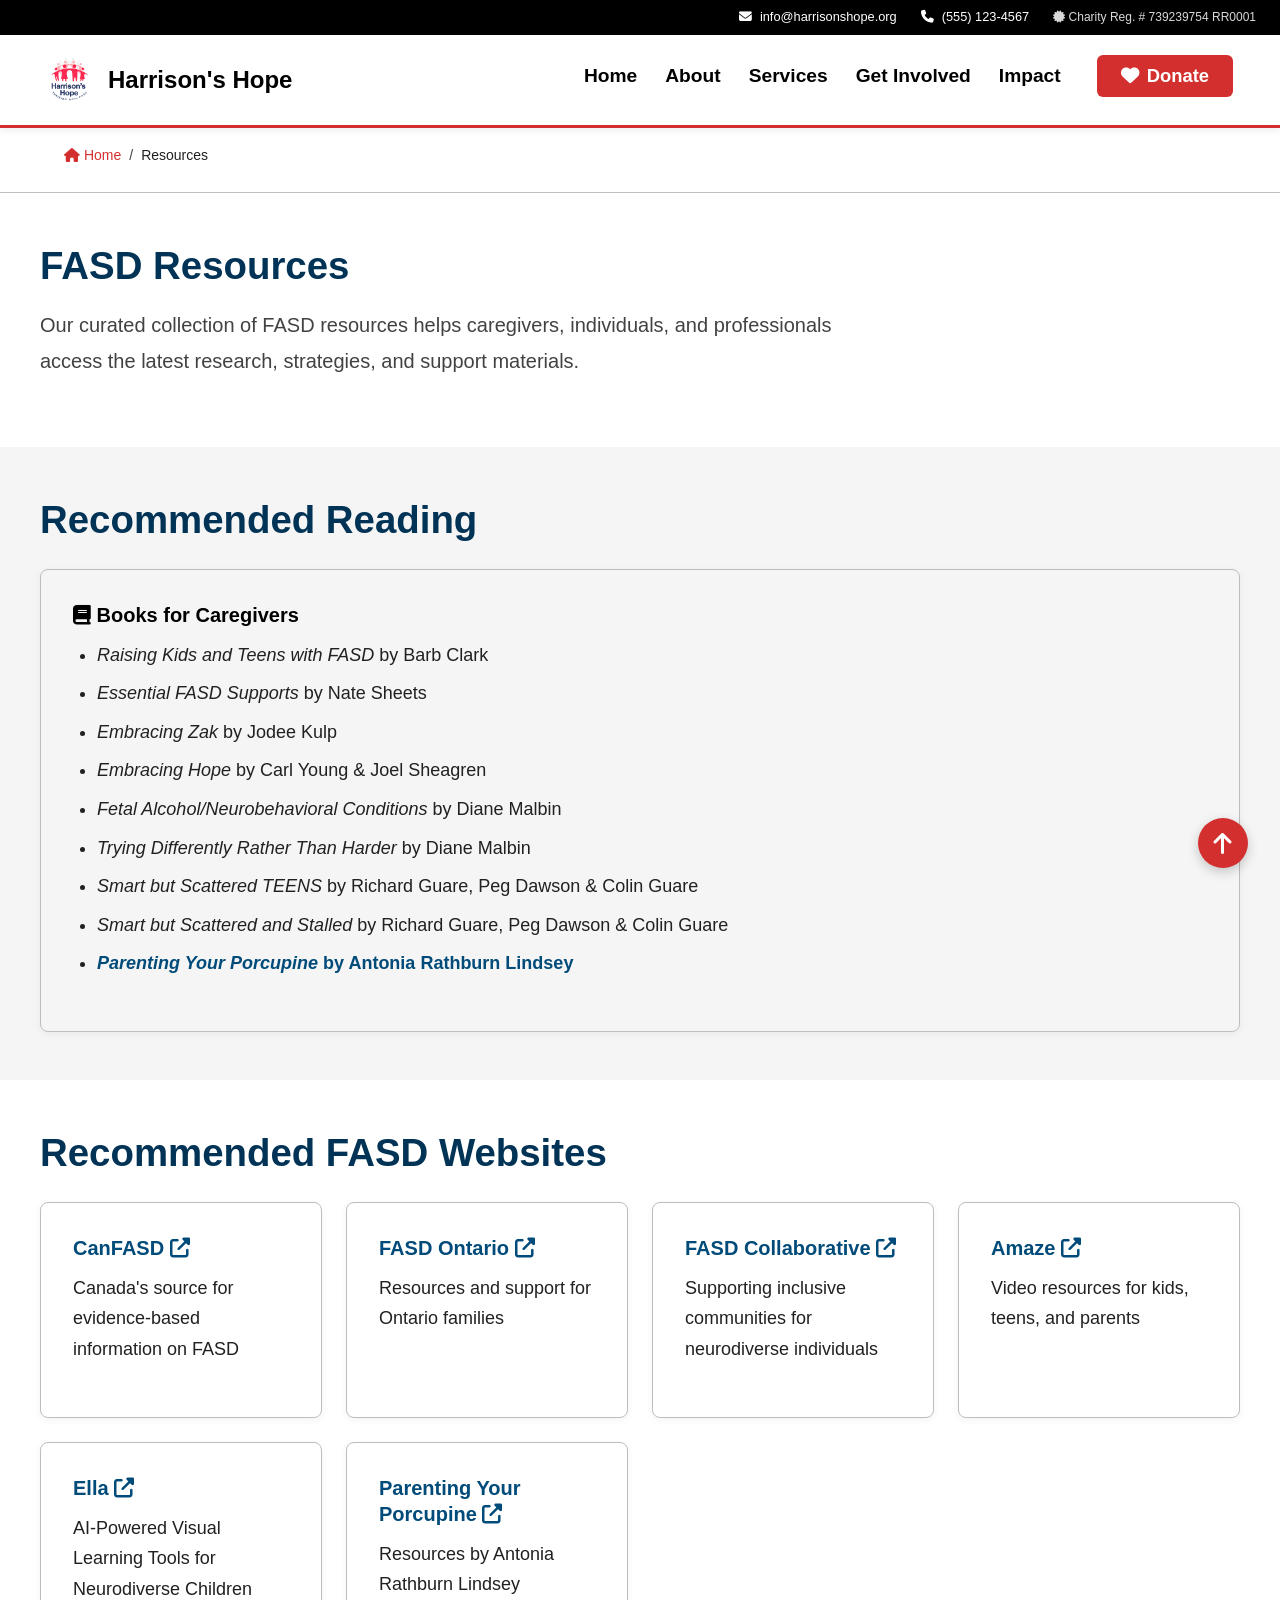
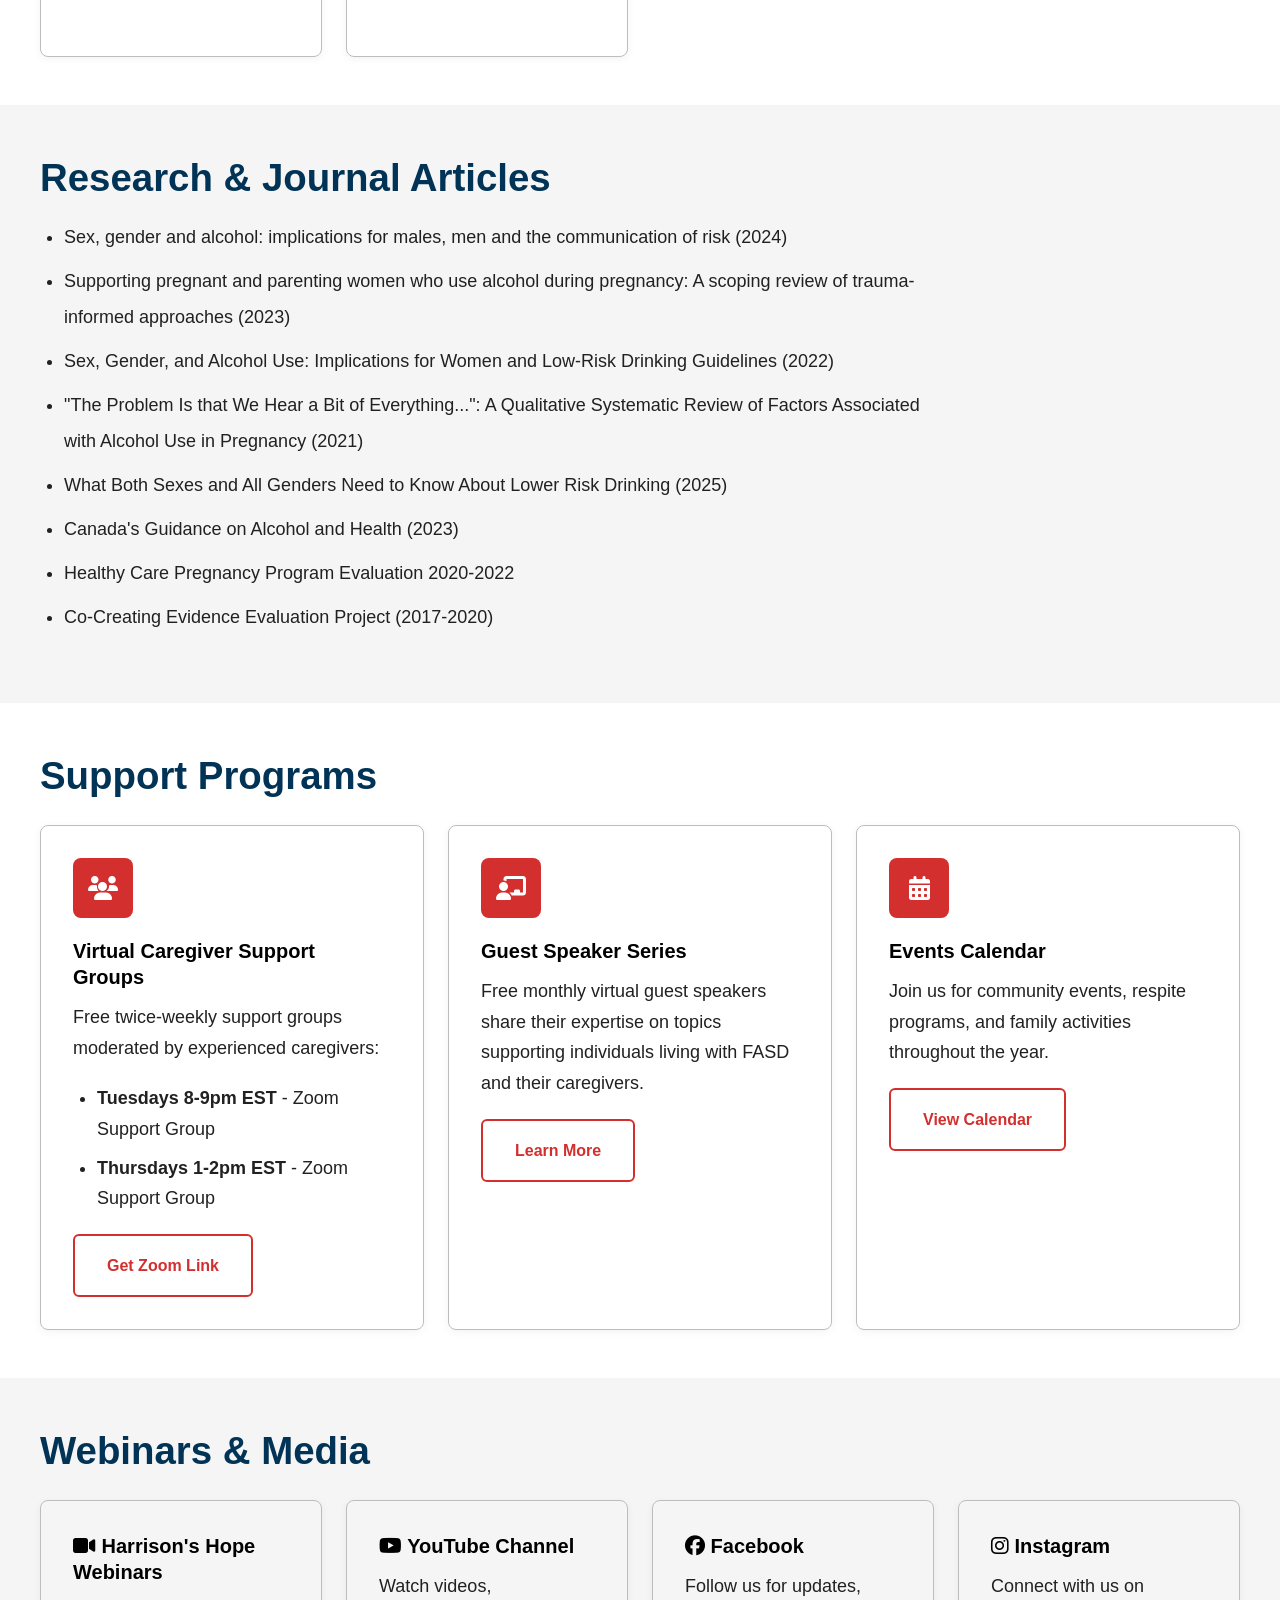
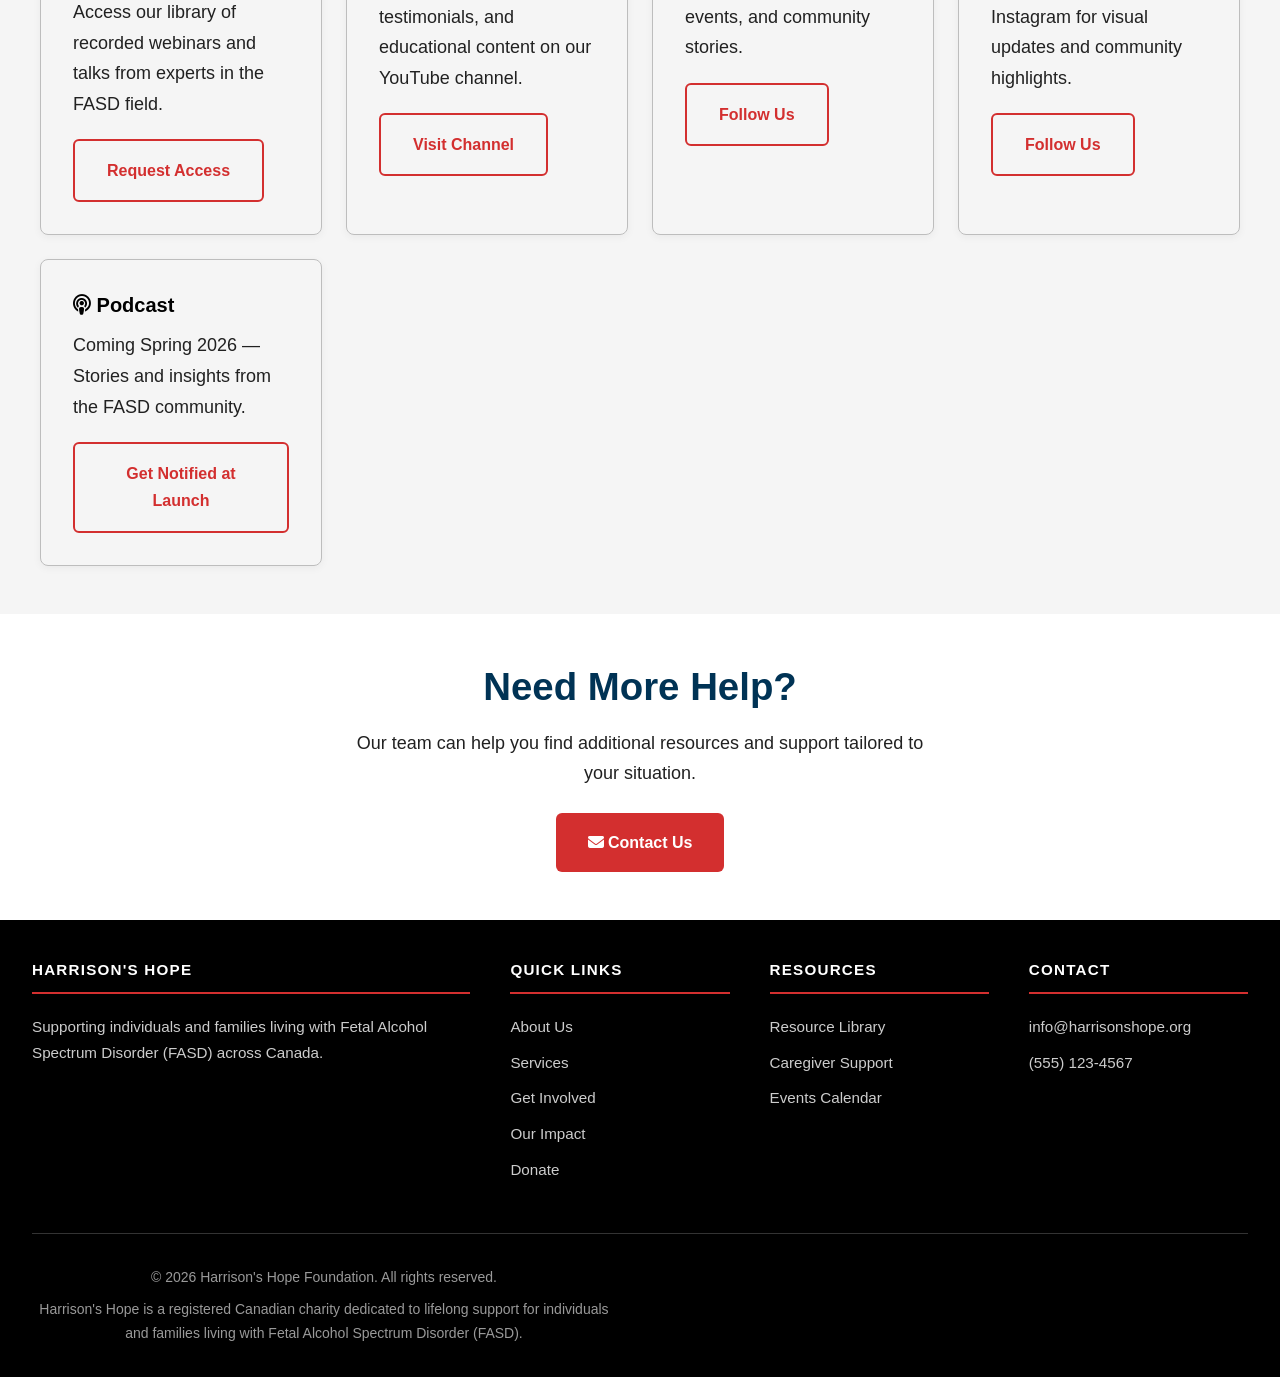
<file: resources.html>
<!DOCTYPE html>
<html lang="en">
<head>
  <meta charset="UTF-8">
  <meta name="viewport" content="width=device-width, initial-scale=1.0">
  <meta name="description" content="FASD resources, books, websites, and support materials for individuals, families, and caregivers.">
  <title>Resources | Harrison's Hope Foundation</title>
  <link rel="stylesheet" href="styles.css">
  <link rel="stylesheet" href="https://cdnjs.cloudflare.com/ajax/libs/font-awesome/6.5.1/css/all.min.css">
</head>
<body>
  <div class="top-bar">
    <div class="top-bar-content">
      <a href="mailto:info@harrisonshope.org"><i class="fas fa-envelope"></i> info@harrisonshope.org</a>
      <a href="tel:5551234567"><i class="fas fa-phone"></i> (555) 123-4567</a>
      <span class="charity-reg"><i class="fas fa-certificate"></i> Charity Reg. # 739239754 RR0001</span>
    </div>
  </div>

  <header class="site-header" role="banner">
    <div class="header-container">
      <a href="index.html" class="logo" aria-label="Harrison's Hope Foundation Home">
        <img src="images/logo.png" alt="Harrison's Hope Foundation Logo">
        <span>Harrison's Hope</span>
      </a>

      <button class="menu-toggle" aria-expanded="false" aria-controls="main-navigation" aria-label="Toggle navigation menu">
        <i class="fas fa-bars"></i> Menu
      </button>

      <nav class="main-nav" id="main-navigation" role="navigation" aria-label="Main navigation">
        <ul>
          <li><a href="index.html">Home</a></li>
          <li><a href="about.html">About</a></li>
          <li><a href="services.html">Services</a></li>
          <li><a href="get-involved.html">Get Involved</a></li>
          <li><a href="impact.html">Impact</a></li>
          <li><a href="https://www.canadahelps.org/en/charities/harrisons-hope/" class="donate-link" target="_blank" rel="noopener"><i class="fas fa-heart"></i> Donate</a></li>
        </ul>
      </nav>
    </div>
  </header>

  <nav class="breadcrumbs" aria-label="Breadcrumb">
    <ol>
      <li><a href="index.html"><i class="fas fa-home"></i> Home</a></li>
      <li aria-current="page">Resources</li>
    </ol>
  </nav>

  <main id="main-content" role="main">
    <section class="section" aria-labelledby="intro-heading">
      <div class="container">
        <h2 id="intro-heading">FASD Resources</h2>
        <p class="lead">
          Our curated collection of FASD resources helps caregivers, individuals, and professionals access the latest research, strategies, and support materials.
        </p>
      </div>
    </section>

    <section class="section section-alt" aria-labelledby="books-heading">
      <div class="container">
        <h2 id="books-heading">Recommended Reading</h2>

        <div class="card-grid">
          <article class="card">
            <h3><i class="fas fa-book"></i> Books for Caregivers</h3>
            <ul>
              <li><em>Raising Kids and Teens with FASD</em> by Barb Clark</li>
              <li><em>Essential FASD Supports</em> by Nate Sheets</li>
              <li><em>Embracing Zak</em> by Jodee Kulp</li>
              <li><em>Embracing Hope</em> by Carl Young & Joel Sheagren</li>
              <li><em>Fetal Alcohol/Neurobehavioral Conditions</em> by Diane Malbin</li>
              <li><em>Trying Differently Rather Than Harder</em> by Diane Malbin</li>
              <li><em>Smart but Scattered TEENS</em> by Richard Guare, Peg Dawson & Colin Guare</li>
              <li><em>Smart but Scattered and Stalled</em> by Richard Guare, Peg Dawson & Colin Guare</li>
              <li><a href="https://www.amazon.ca/dp/0692120408" target="_blank" rel="noopener"><em>Parenting Your Porcupine</em> by Antonia Rathburn Lindsey</a></li>
            </ul>
          </article>
        </div>
      </div>
    </section>

    <section class="section" aria-labelledby="websites-heading">
      <div class="container">
        <h2 id="websites-heading">Recommended FASD Websites</h2>

        <div class="card-grid">
          <article class="card">
            <h3><a href="https://canfasd.ca/" target="_blank" rel="noopener">CanFASD <i class="fas fa-external-link-alt"></i></a></h3>
            <p>Canada's source for evidence-based information on FASD</p>
          </article>

          <article class="card">
            <h3><a href="https://www.fasdinfotsaf.ca/resources-library/" target="_blank" rel="noopener">FASD Ontario <i class="fas fa-external-link-alt"></i></a></h3>
            <p>Resources and support for Ontario families</p>
          </article>

          <article class="card">
            <h3><a href="https://www.fasdcollaborative.com/" target="_blank" rel="noopener">FASD Collaborative <i class="fas fa-external-link-alt"></i></a></h3>
            <p>Supporting inclusive communities for neurodiverse individuals</p>
          </article>

          <article class="card">
            <h3><a href="https://amaze.org/" target="_blank" rel="noopener">Amaze <i class="fas fa-external-link-alt"></i></a></h3>
            <p>Video resources for kids, teens, and parents</p>
          </article>

          <article class="card">
            <h3><a href="https://ella.ai/" target="_blank" rel="noopener">Ella <i class="fas fa-external-link-alt"></i></a></h3>
            <p>AI-Powered Visual Learning Tools for Neurodiverse Children</p>
          </article>

          <article class="card">
            <h3><a href="https://parentingyourporcupine.com/" target="_blank" rel="noopener">Parenting Your Porcupine <i class="fas fa-external-link-alt"></i></a></h3>
            <p>Resources by Antonia Rathburn Lindsey</p>
          </article>
        </div>
      </div>
    </section>

    <section class="section section-alt" aria-labelledby="articles-heading">
      <div class="container">
        <h2 id="articles-heading">Research & Journal Articles</h2>

        <ul style="max-width: 900px; line-height: 2;">
          <li>Sex, gender and alcohol: implications for males, men and the communication of risk (2024)</li>
          <li>Supporting pregnant and parenting women who use alcohol during pregnancy: A scoping review of trauma-informed approaches (2023)</li>
          <li>Sex, Gender, and Alcohol Use: Implications for Women and Low-Risk Drinking Guidelines (2022)</li>
          <li>"The Problem Is that We Hear a Bit of Everything...": A Qualitative Systematic Review of Factors Associated with Alcohol Use in Pregnancy (2021)</li>
          <li>What Both Sexes and All Genders Need to Know About Lower Risk Drinking (2025)</li>
          <li>Canada's Guidance on Alcohol and Health (2023)</li>
          <li>Healthy Care Pregnancy Program Evaluation 2020-2022</li>
          <li>Co-Creating Evidence Evaluation Project (2017-2020)</li>
        </ul>
      </div>
    </section>

    <section class="section" aria-labelledby="support-heading">
      <div class="container">
        <h2 id="support-heading">Support Programs</h2>

        <div class="card-grid">
          <article class="card">
            <div class="card-icon" aria-hidden="true"><i class="fas fa-users"></i></div>
            <h3>Virtual Caregiver Support Groups</h3>
            <p>Free twice-weekly support groups moderated by experienced caregivers:</p>
            <ul>
              <li><strong>Tuesdays 8-9pm EST</strong> - Zoom Support Group</li>
              <li><strong>Thursdays 1-2pm EST</strong> - Zoom Support Group</li>
            </ul>
            <a href="services.html#caregiver-supports" class="btn btn-outline">Get Zoom Link</a>
          </article>

          <article class="card">
            <div class="card-icon" aria-hidden="true"><i class="fas fa-chalkboard-teacher"></i></div>
            <h3>Guest Speaker Series</h3>
            <p>Free monthly virtual guest speakers share their expertise on topics supporting individuals living with FASD and their caregivers.</p>
            <a href="services.html#caregiver-supports" class="btn btn-outline">Learn More</a>
          </article>

          <article class="card">
            <div class="card-icon" aria-hidden="true"><i class="fas fa-calendar-alt"></i></div>
            <h3>Events Calendar</h3>
            <p>Join us for community events, respite programs, and family activities throughout the year.</p>
            <a href="services.html#caregiver-supports" class="btn btn-outline">View Calendar</a>
          </article>
        </div>
      </div>
    </section>

    <section class="section section-alt" aria-labelledby="media-heading">
      <div class="container">
        <h2 id="media-heading">Webinars & Media</h2>

        <div class="card-grid">
          <article class="card">
            <h3><i class="fas fa-video"></i> Harrison's Hope Webinars</h3>
            <p>Access our library of recorded webinars and talks from experts in the FASD field.</p>
            <a href="services.html#caregiver-supports" class="btn btn-outline">Request Access</a>
          </article>

          <article class="card">
            <h3><i class="fab fa-youtube"></i> YouTube Channel</h3>
            <p>Watch videos, testimonials, and educational content on our YouTube channel.</p>
            <a href="https://www.youtube.com/@HarrisonsHopeFASD" target="_blank" rel="noopener" class="btn btn-outline">Visit Channel</a>
          </article>

          <article class="card">
            <h3><i class="fab fa-facebook"></i> Facebook</h3>
            <p>Follow us for updates, events, and community stories.</p>
            <a href="https://www.facebook.com/HarrisonsHope.ca" target="_blank" rel="noopener" class="btn btn-outline">Follow Us</a>
          </article>

          <article class="card">
            <h3><i class="fab fa-instagram"></i> Instagram</h3>
            <p>Connect with us on Instagram for visual updates and community highlights.</p>
            <a href="https://www.instagram.com/harrisons_hope_fasd/" target="_blank" rel="noopener" class="btn btn-outline">Follow Us</a>
          </article>

          <article class="card">
            <h3><i class="fas fa-podcast"></i> Podcast</h3>
            <p>Coming Spring 2026 — Stories and insights from the FASD community.</p>
            <a href="impact.html#community-heading" class="btn btn-outline">Get Notified at Launch</a>
          </article>
        </div>
      </div>
    </section>

    <section class="section" aria-labelledby="contact-heading">
      <div class="container" style="text-align: center;">
        <h2 id="contact-heading">Need More Help?</h2>
        <p style="max-width: 600px; margin: 0 auto 1.5rem;">
          Our team can help you find additional resources and support tailored to your situation.
        </p>
        <a href="about.html#contact-heading" class="btn btn-primary"><i class="fas fa-envelope"></i> Contact Us</a>
      </div>
    </section>
  </main>

  <footer class="site-footer" role="contentinfo">
    <div class="footer-content">
      <div class="footer-section">
        <h4>Harrison's Hope</h4>
        <p>Supporting individuals and families living with Fetal Alcohol Spectrum Disorder (FASD) across Canada.</p>
      </div>

      <div class="footer-section">
        <h4>Quick Links</h4>
        <nav aria-label="Footer navigation">
          <a href="about.html">About Us</a>
          <a href="services.html">Services</a>
          <a href="get-involved.html">Get Involved</a>
          <a href="impact.html">Our Impact</a>
          <a href="donate.html">Donate</a>
        </nav>
      </div>

      <div class="footer-section">
        <h4>Resources</h4>
        <nav aria-label="Resources navigation">
          <a href="resources.html" aria-current="page">Resource Library</a>
          <a href="services.html#caregiver-supports">Caregiver Support</a>
          <a href="services.html#events">Events Calendar</a>
        </nav>
      </div>

      <div class="footer-section">
        <h4>Contact</h4>
        <address style="font-style: normal;">
          <a href="mailto:info@harrisonshope.org">info@harrisonshope.org</a>
          <a href="tel:5551234567">(555) 123-4567</a>
        </address>
      </div>
    </div>

    <div class="footer-bottom">
      <p>&copy; 2026 Harrison's Hope Foundation. All rights reserved.</p>
      <p>Harrison's Hope is a registered Canadian charity dedicated to lifelong support for individuals and families living with Fetal Alcohol Spectrum Disorder (FASD).</p>
    </div>
  </footer>

  <button class="back-to-top" aria-label="Back to top" onclick="window.scrollTo({top: 0, behavior: 'smooth'})"><i class="fas fa-arrow-up"></i></button>

  <script>
    document.querySelector('.menu-toggle')?.addEventListener('click', function() {
      const nav = document.getElementById('main-navigation');
      const isExpanded = this.getAttribute('aria-expanded') === 'true';
      this.setAttribute('aria-expanded', !isExpanded);
      nav.classList.toggle('active');
    });
  </script>
</body>
</html>
</file>
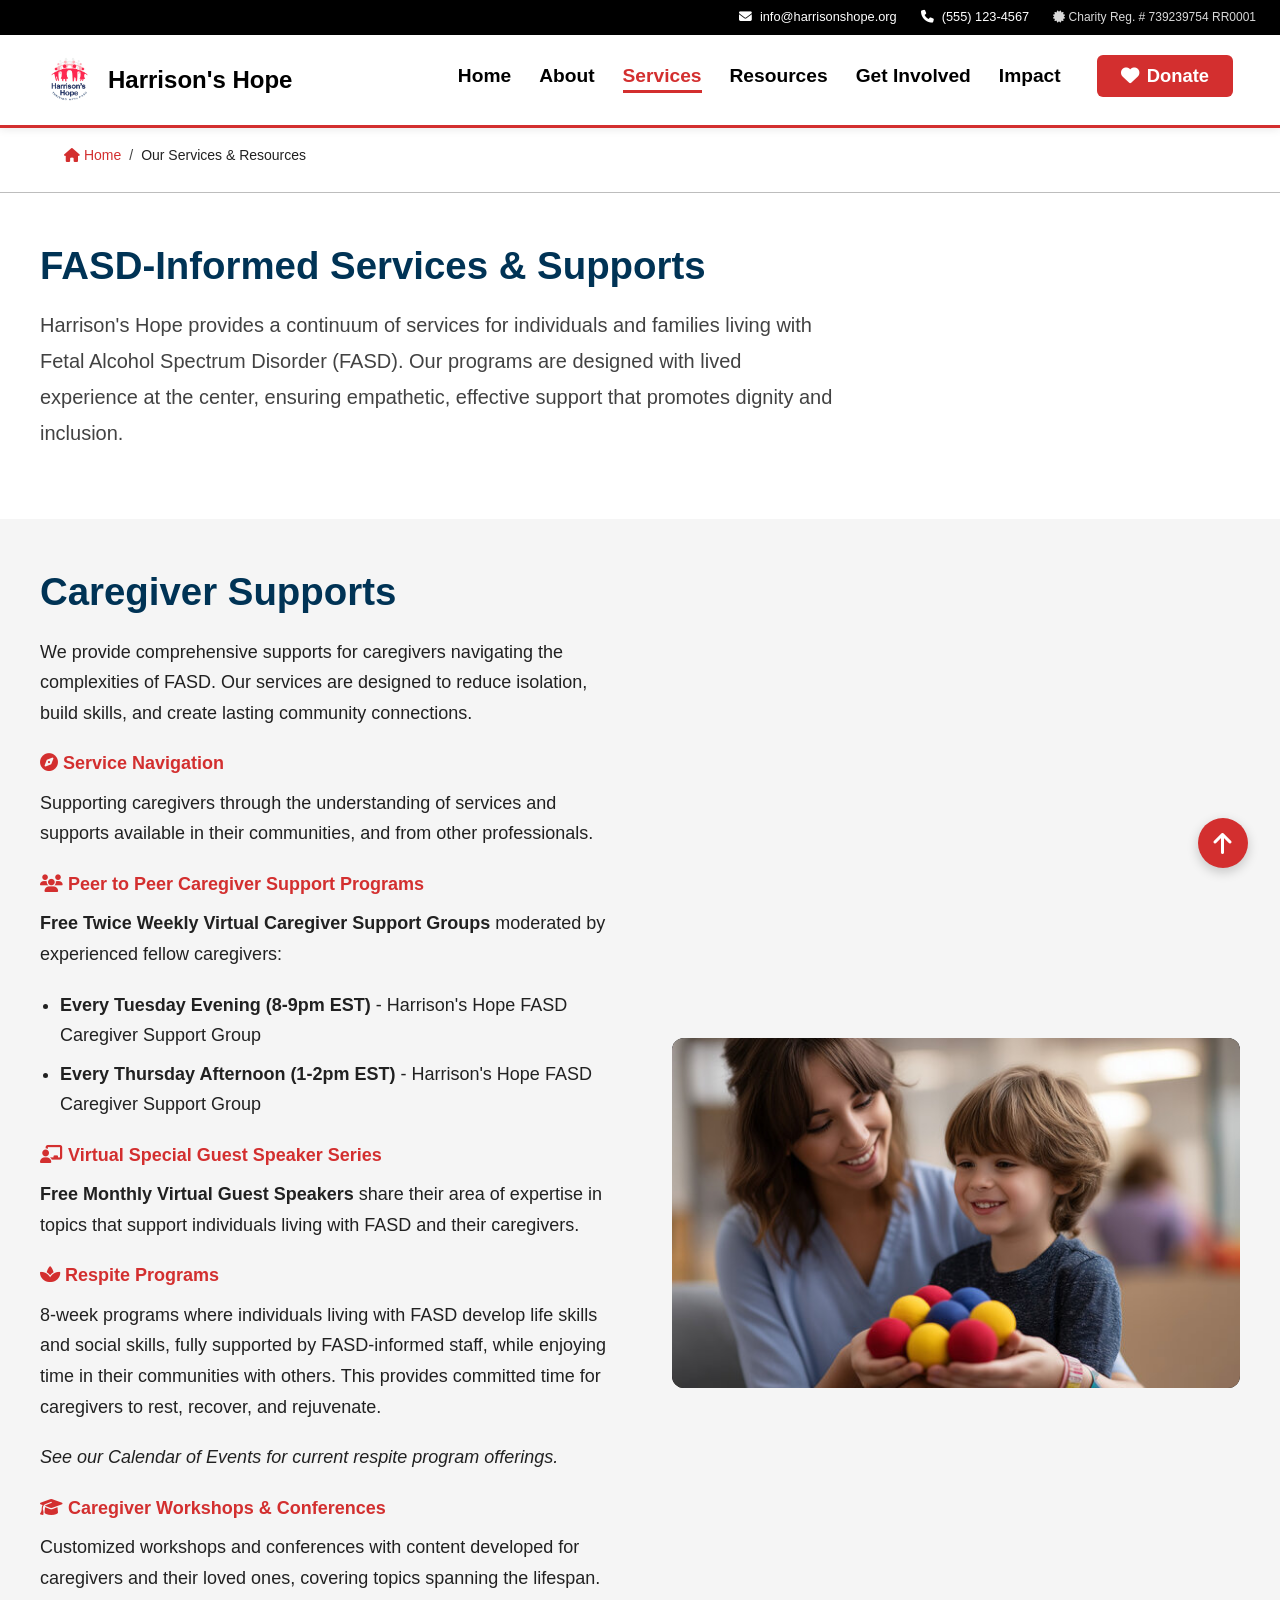
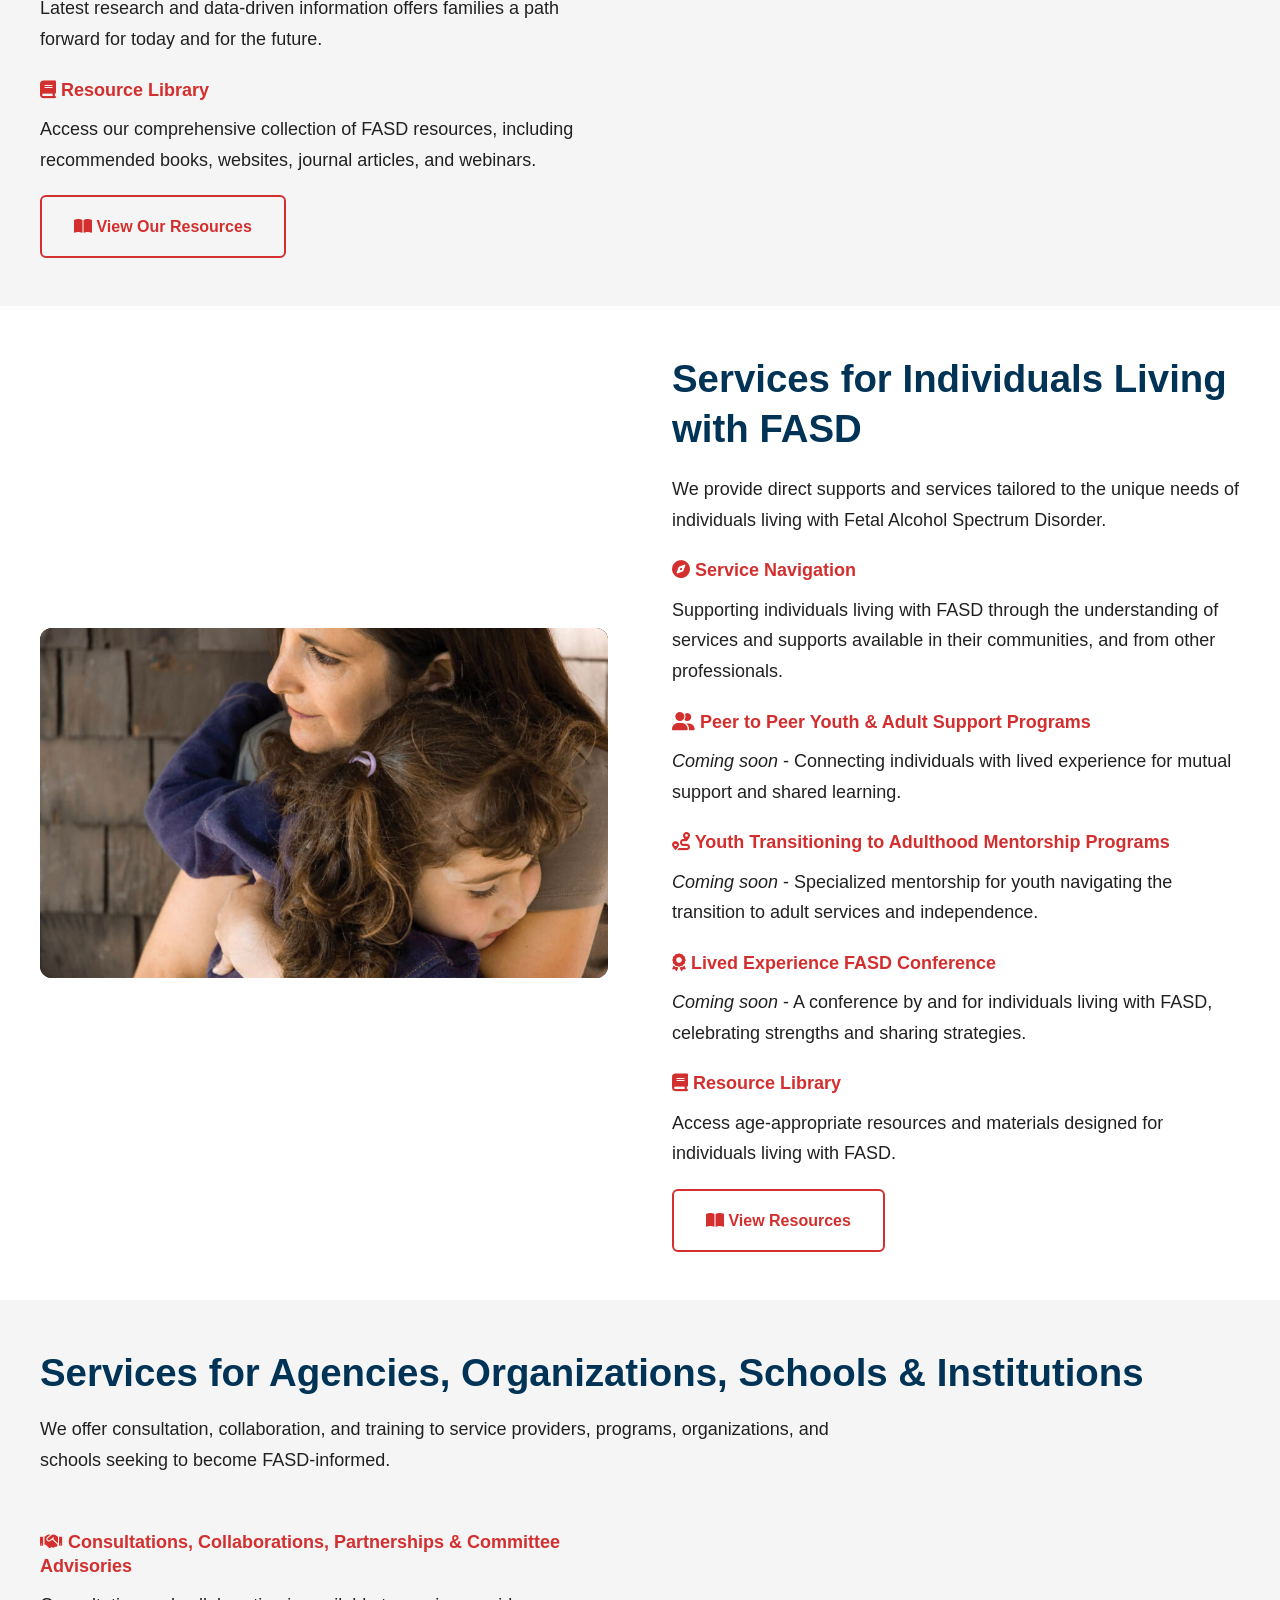
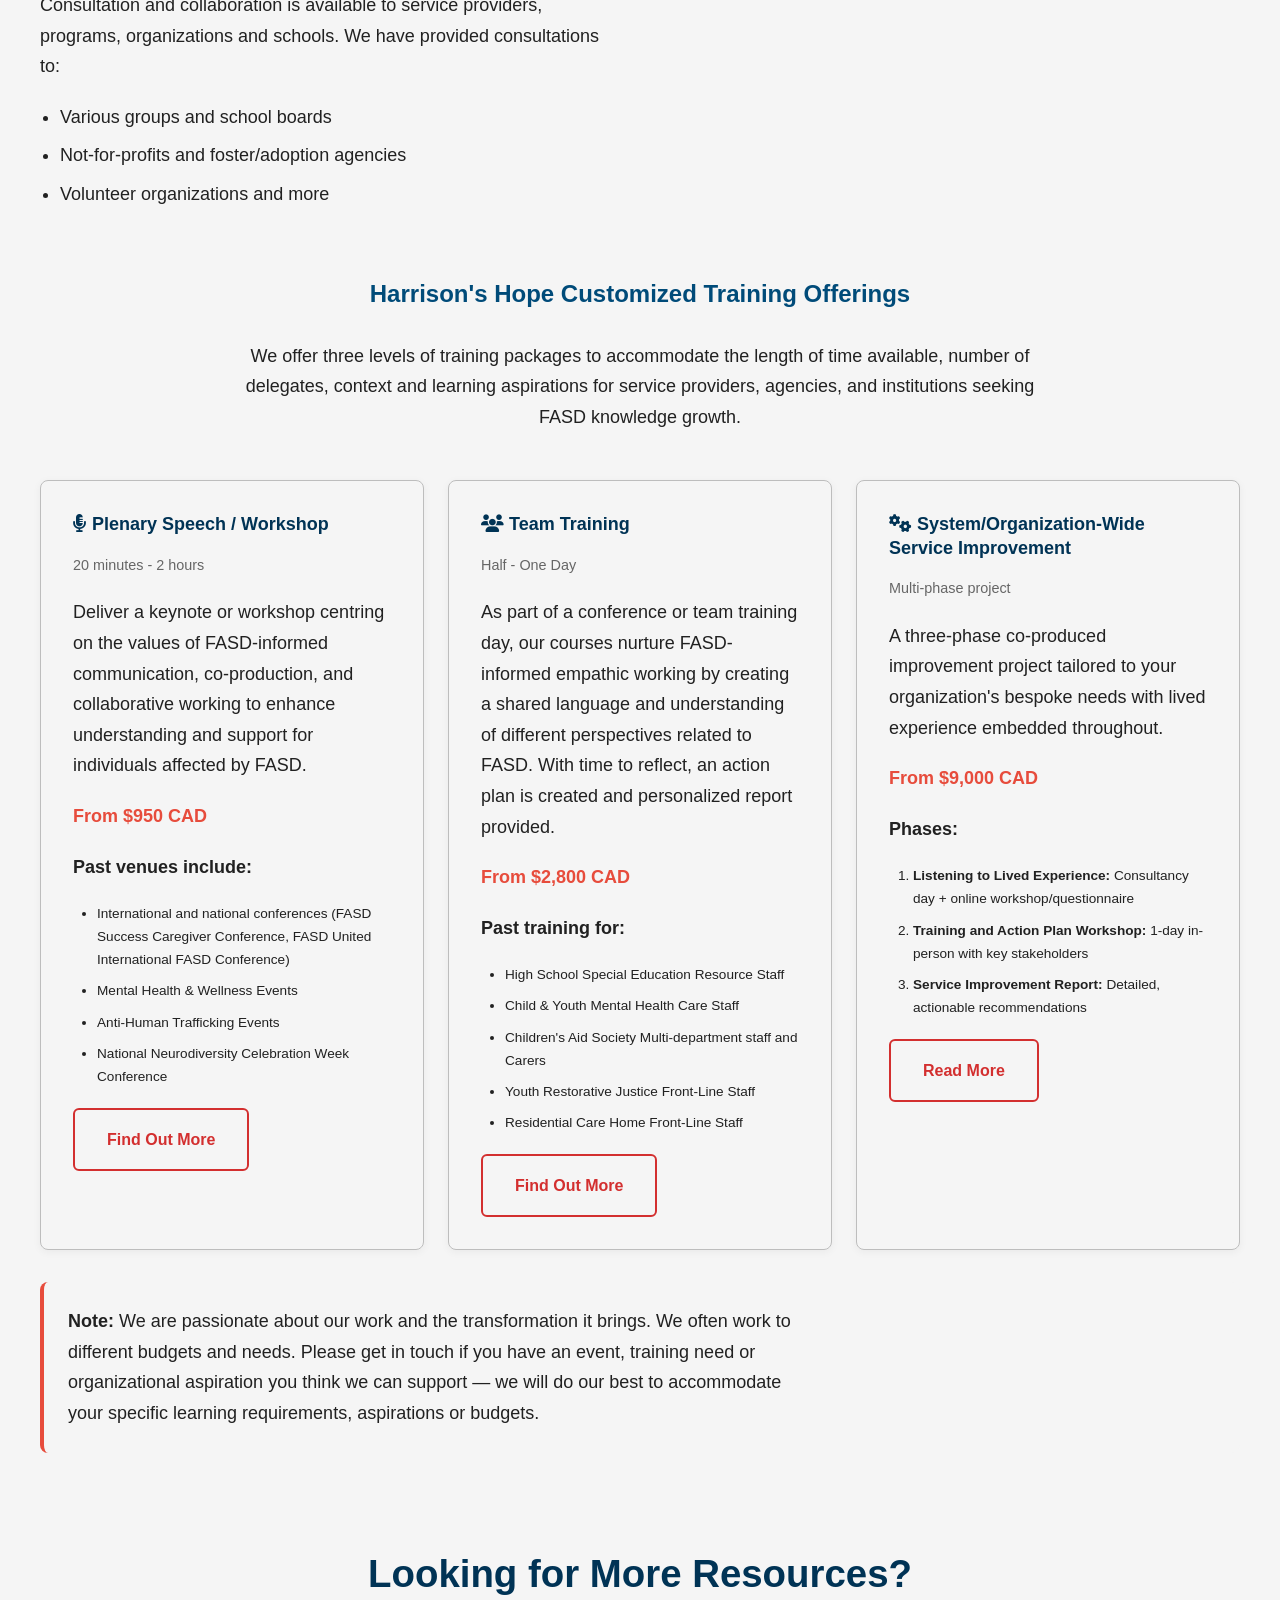
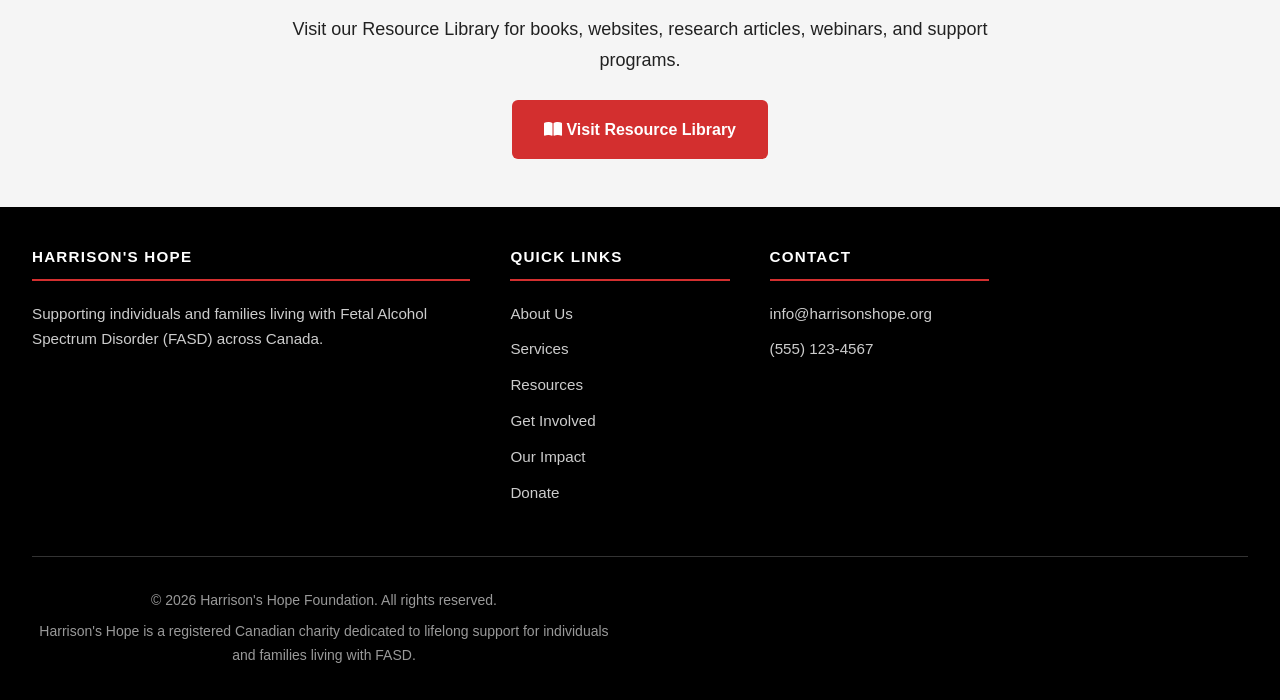
<file: services.html>
<!DOCTYPE html>
<html lang="en">
<head>
  <meta charset="UTF-8">
  <meta name="viewport" content="width=device-width, initial-scale=1.0">
  <meta name="description" content="Explore Harrison's Hope Foundation services and resources including education support, mentorship programs, family assistance, and community development initiatives.">
  <title>Our Services & Resources | Harrison's Hope Foundation</title>
  <link rel="stylesheet" href="styles.css">
  <link rel="stylesheet" href="https://cdnjs.cloudflare.com/ajax/libs/font-awesome/6.5.1/css/all.min.css">
</head>
<body>
  <div class="top-bar">
    <div class="top-bar-content">
      <a href="mailto:info@harrisonshope.org"><i class="fas fa-envelope"></i> info@harrisonshope.org</a>
      <a href="tel:5551234567"><i class="fas fa-phone"></i> (555) 123-4567</a>
      <span class="charity-reg"><i class="fas fa-certificate"></i> Charity Reg. # 739239754 RR0001</span>
    </div>
  </div>

  <header class="site-header" role="banner">
    <div class="header-container">
      <a href="index.html" class="logo" aria-label="Harrison's Hope Foundation Home">
        <img src="images/logo.png" alt="Harrison's Hope Foundation Logo">
        <span>Harrison's Hope</span>
      </a>

      <button class="menu-toggle" aria-expanded="false" aria-controls="main-navigation" aria-label="Toggle navigation menu">
        <i class="fas fa-bars"></i> Menu
      </button>

      <nav class="main-nav" id="main-navigation" role="navigation" aria-label="Main navigation">
        <ul>
          <li><a href="index.html">Home</a></li>
          <li><a href="about.html">About</a></li>
          <li><a href="services.html" aria-current="page">Services</a></li>
          <li><a href="resources.html">Resources</a></li>
          <li><a href="get-involved.html">Get Involved</a></li>
          <li><a href="impact.html">Impact</a></li>
          <li><a href="donate.html" class="donate-link"><i class="fas fa-heart"></i> Donate</a></li>
        </ul>
      </nav>
    </div>
  </header>

  <nav class="breadcrumbs" aria-label="Breadcrumb">
    <ol>
      <li><a href="index.html"><i class="fas fa-home"></i> Home</a></li>
      <li aria-current="page">Our Services & Resources</li>
    </ol>
  </nav>

  <main id="main-content" role="main">
    <!-- Introduction -->
    <section class="section" aria-labelledby="intro-heading">
      <div class="container">
        <h2 id="intro-heading">FASD-Informed Services & Supports</h2>
        <p class="lead" style="font-size: 1.25rem; max-width: 800px;">
          Harrison's Hope provides a continuum of services for individuals and families living with Fetal Alcohol Spectrum Disorder (FASD). Our programs are designed with lived experience at the center, ensuring empathetic, effective support that promotes dignity and inclusion.
        </p>
      </div>
    </section>

    <!-- Caregiver Supports -->
    <section id="caregiver-supports" class="section section-alt" aria-labelledby="caregiver-heading">
      <div class="container">
        <div class="feature-section">
          <div class="feature-content">
            <h2 id="caregiver-heading">Caregiver Supports</h2>
            <p>We provide comprehensive supports for caregivers navigating the complexities of FASD. Our services are designed to reduce isolation, build skills, and create lasting community connections.</p>

            <h3><i class="fas fa-compass"></i> Service Navigation</h3>
            <p>Supporting caregivers through the understanding of services and supports available in their communities, and from other professionals.</p>

            <h3><i class="fas fa-users"></i> Peer to Peer Caregiver Support Programs</h3>
            <p><strong>Free Twice Weekly Virtual Caregiver Support Groups</strong> moderated by experienced fellow caregivers:</p>
            <ul>
              <li><strong>Every Tuesday Evening (8-9pm EST)</strong> - Harrison's Hope FASD Caregiver Support Group</li>
              <li><strong>Every Thursday Afternoon (1-2pm EST)</strong> - Harrison's Hope FASD Caregiver Support Group</li>
            </ul>

            <h3><i class="fas fa-chalkboard-teacher"></i> Virtual Special Guest Speaker Series</h3>
            <p><strong>Free Monthly Virtual Guest Speakers</strong> share their area of expertise in topics that support individuals living with FASD and their caregivers.</p>

            <h3><i class="fas fa-spa"></i> Respite Programs</h3>
            <p>8-week programs where individuals living with FASD develop life skills and social skills, fully supported by FASD-informed staff, while enjoying time in their communities with others. This provides committed time for caregivers to rest, recover, and rejuvenate.</p>
            <p><em>See our Calendar of Events for current respite program offerings.</em></p>

            <h3><i class="fas fa-graduation-cap"></i> Caregiver Workshops & Conferences</h3>
            <p>Customized workshops and conferences with content developed for caregivers and their loved ones, covering topics spanning the lifespan. Latest research and data-driven information offers families a path forward for today and for the future.</p>

            <h3><i class="fas fa-book"></i> Resource Library</h3>
            <p>Access our comprehensive collection of FASD resources, including recommended books, websites, journal articles, and webinars.</p>

            <a href="resources.html" class="btn btn-outline"><i class="fas fa-book-open"></i> View Our Resources</a>
          </div>
          <div class="feature-image" role="img" aria-label="Caregiver support">
            <img src="images/services-caregiver.jpg" alt="Caregiver support programs" onerror="this.src='https://via.placeholder.com/600x400/D32F2F/FFFFFF?text=Caregiver+Support'">
          </div>
        </div>
      </div>
    </section>

    <!-- Services for Individuals Living with FASD -->
    <section id="individual-services" class="section" aria-labelledby="individual-heading">
      <div class="container">
        <div class="feature-section">
          <div class="feature-image" role="img" aria-label="Individual support services">
            <img src="images/services-individual.jpg" alt="Services for individuals living with FASD" onerror="this.src='https://via.placeholder.com/600x400/004b79/FFFFFF?text=Individual+Services'">
          </div>
          <div class="feature-content">
            <h2 id="individual-heading">Services for Individuals Living with FASD</h2>
            <p>We provide direct supports and services tailored to the unique needs of individuals living with Fetal Alcohol Spectrum Disorder.</p>

            <h3><i class="fas fa-compass"></i> Service Navigation</h3>
            <p>Supporting individuals living with FASD through the understanding of services and supports available in their communities, and from other professionals.</p>

            <h3><i class="fas fa-user-friends"></i> Peer to Peer Youth & Adult Support Programs</h3>
            <p><em>Coming soon</em> - Connecting individuals with lived experience for mutual support and shared learning.</p>

            <h3><i class="fas fa-route"></i> Youth Transitioning to Adulthood Mentorship Programs</h3>
            <p><em>Coming soon</em> - Specialized mentorship for youth navigating the transition to adult services and independence.</p>

            <h3><i class="fas fa-award"></i> Lived Experience FASD Conference</h3>
            <p><em>Coming soon</em> - A conference by and for individuals living with FASD, celebrating strengths and sharing strategies.</p>

            <h3><i class="fas fa-book"></i> Resource Library</h3>
            <p>Access age-appropriate resources and materials designed for individuals living with FASD.</p>

            <a href="resources.html" class="btn btn-outline"><i class="fas fa-book-open"></i> View Resources</a>
          </div>
        </div>
      </div>
    </section>

    <!-- Services for Agencies -->
    <section id="agency-services" class="section section-alt" aria-labelledby="agency-heading">
      <div class="container">
        <h2 id="agency-heading">Services for Agencies, Organizations, Schools & Institutions</h2>
        <p style="max-width: 800px; margin-bottom: 2rem;">
          We offer consultation, collaboration, and training to service providers, programs, organizations, and schools seeking to become FASD-informed.
        </p>

        <div class="feature-section" style="margin-bottom: 3rem;">
          <div class="feature-content">
            <h3><i class="fas fa-handshake"></i> Consultations, Collaborations, Partnerships & Committee Advisories</h3>
            <p>Consultation and collaboration is available to service providers, programs, organizations and schools. We have provided consultations to:</p>
            <ul>
              <li>Various groups and school boards</li>
              <li>Not-for-profits and foster/adoption agencies</li>
              <li>Volunteer organizations and more</li>
            </ul>
          </div>
        </div>

        <h3 style="text-align: center; margin-bottom: 2rem; color: #004b79;">Harrison's Hope Customized Training Offerings</h3>
        <p style="text-align: center; max-width: 800px; margin: 0 auto 3rem;">
          We offer three levels of training packages to accommodate the length of time available, number of delegates, context and learning aspirations for service providers, agencies, and institutions seeking FASD knowledge growth.
        </p>

        <div class="card-grid">
          <article class="card">
            <h4><i class="fas fa-microphone-alt"></i> Plenary Speech / Workshop</h4>
            <p style="font-size: 0.9rem; color: #666;">20 minutes - 2 hours</p>
            <p>Deliver a keynote or workshop centring on the values of FASD-informed communication, co-production, and collaborative working to enhance understanding and support for individuals affected by FASD.</p>
            <p style="font-weight: bold; color: #e74c3c;">From $950 CAD</p>
            <p><strong>Past venues include:</strong></p>
            <ul style="font-size: 0.85rem;">
              <li>International and national conferences (FASD Success Caregiver Conference, FASD United International FASD Conference)</li>
              <li>Mental Health & Wellness Events</li>
              <li>Anti-Human Trafficking Events</li>
              <li>National Neurodiversity Celebration Week Conference</li>
            </ul>
            <a href="mailto:info@harrisonshope.org?subject=Training%20Inquiry" class="btn btn-outline">Find Out More</a>
          </article>

          <article class="card">
            <h4><i class="fas fa-users"></i> Team Training</h4>
            <p style="font-size: 0.9rem; color: #666;">Half - One Day</p>
            <p>As part of a conference or team training day, our courses nurture FASD-informed empathic working by creating a shared language and understanding of different perspectives related to FASD. With time to reflect, an action plan is created and personalized report provided.</p>
            <p style="font-weight: bold; color: #e74c3c;">From $2,800 CAD</p>
            <p><strong>Past training for:</strong></p>
            <ul style="font-size: 0.85rem;">
              <li>High School Special Education Resource Staff</li>
              <li>Child & Youth Mental Health Care Staff</li>
              <li>Children's Aid Society Multi-department staff and Carers</li>
              <li>Youth Restorative Justice Front-Line Staff</li>
              <li>Residential Care Home Front-Line Staff</li>
            </ul>
            <a href="mailto:info@harrisonshope.org?subject=Team%20Training%20Inquiry" class="btn btn-outline">Find Out More</a>
          </article>

          <article class="card">
            <h4><i class="fas fa-cogs"></i> System/Organization-Wide Service Improvement</h4>
            <p style="font-size: 0.9rem; color: #666;">Multi-phase project</p>
            <p>A three-phase co-produced improvement project tailored to your organization's bespoke needs with lived experience embedded throughout.</p>
            <p style="font-weight: bold; color: #e74c3c;">From $9,000 CAD</p>
            <p><strong>Phases:</strong></p>
            <ol style="font-size: 0.85rem;">
              <li><strong>Listening to Lived Experience:</strong> Consultancy day + online workshop/questionnaire</li>
              <li><strong>Training and Action Plan Workshop:</strong> 1-day in-person with key stakeholders</li>
              <li><strong>Service Improvement Report:</strong> Detailed, actionable recommendations</li>
            </ol>
            <a href="mailto:info@harrisonshope.org?subject=Service%20Improvement%20Inquiry" class="btn btn-outline">Read More</a>
          </article>
        </div>

        <div style="margin-top: 2rem; padding: 1.5rem; background: #f5f5f5; border-radius: 8px; border-left: 4px solid #e74c3c;">
          <p style="margin: 0;"><strong>Note:</strong> We are passionate about our work and the transformation it brings. We often work to different budgets and needs. Please get in touch if you have an event, training need or organizational aspiration you think we can support — we will do our best to accommodate your specific learning requirements, aspirations or budgets.</p>
        </div>
      </div>
    </section>

    <!-- Learn More CTA -->
    <section class="section section-alt" aria-labelledby="learn-more-heading">
      <div class="container" style="text-align: center;">
        <h2 id="learn-more-heading">Looking for More Resources?</h2>
        <p style="max-width: 700px; margin: 0 auto 1.5rem;">
          Visit our Resource Library for books, websites, research articles, webinars, and support programs.
        </p>
        <a href="resources.html" class="btn btn-primary"><i class="fas fa-book-open"></i> Visit Resource Library</a>
      </div>
    </section>
  </main>

  <footer class="site-footer" role="contentinfo">
    <div class="footer-content">
      <div class="footer-section">
        <h4>Harrison's Hope</h4>
        <p>Supporting individuals and families living with Fetal Alcohol Spectrum Disorder (FASD) across Canada.</p>
      </div>

      <div class="footer-section">
        <h4>Quick Links</h4>
        <nav aria-label="Footer navigation">
          <a href="about.html">About Us</a>
          <a href="services.html">Services</a>
          <a href="resources.html">Resources</a>
          <a href="get-involved.html">Get Involved</a>
          <a href="impact.html">Our Impact</a>
          <a href="donate.html">Donate</a>
        </nav>
      </div>

      <div class="footer-section">
        <h4>Contact</h4>
        <address style="font-style: normal;">
          <a href="mailto:info@harrisonshope.org">info@harrisonshope.org</a>
          <a href="tel:5551234567">(555) 123-4567</a>
        </address>
      </div>
    </div>

    <div class="footer-bottom">
      <p>&copy; 2026 Harrison's Hope Foundation. All rights reserved.</p>
      <p>Harrison's Hope is a registered Canadian charity dedicated to lifelong support for individuals and families living with FASD.</p>
    </div>
  </footer>

  <button class="back-to-top" aria-label="Back to top" onclick="window.scrollTo({top: 0, behavior: 'smooth'})"><i class="fas fa-arrow-up"></i></button>

  <script>
    document.querySelector('.menu-toggle')?.addEventListener('click', function() {
      const nav = document.getElementById('main-navigation');
      const isExpanded = this.getAttribute('aria-expanded') === 'true';
      this.setAttribute('aria-expanded', !isExpanded);
      nav.classList.toggle('active');
    });
  </script>
</body>
</html>
</file>
<file: styles.css>
/* Harrison's Hope Foundation - Accessible Stylesheet */
/* Modern design inspired by Surrey Place style */
/* WCAG 2.1 AA Compliant - High Contrast for Accessibility */

:root {
  --primary-black: #000000;
  --primary-white: #FFFFFF;
  --primary-blue: #004b79;
  --primary-blue-dark: #003355;
  --accent-red: #D32F2F;
  --accent-red-dark: #B71C1C;
  --accent-red-light: #FFEBEE;
  --light-gray: #F5F5F5;
  --medium-gray: #E0E0E0;
  --dark-gray: #424242;
  --text-gray: #212121;
  --focus-yellow: #FFDD00;
  --border-color: #BDBDBD;
}

/* Reset & Base Styles */
*, *::before, *::after {
  box-sizing: border-box;
  margin: 0;
  padding: 0;
}

html {
  font-size: 100%;
  scroll-behavior: smooth;
}

body {
  font-family: 'Segoe UI', Tahoma, Geneva, Verdana, sans-serif;
  font-size: 1.125rem;
  line-height: 1.7;
  color: var(--text-gray);
  background-color: var(--white);
  min-height: 100vh;
}

/* Skip Link */
.skip-link {
  position: absolute;
  top: -40px;
  left: 0;
  background: var(--primary-blue);
  color: var(--white);
  padding: 12px 24px;
  z-index: 10000;
  text-decoration: none;
  font-weight: 600;
  font-size: 1rem;
}

.skip-link:focus {
  top: 0;
}

/* Typography */
h1, h2, h3, h4, h5, h6 {
  font-weight: 700;
  line-height: 1.3;
  margin-bottom: 1rem;
  color: var(--primary-blue-dark);
}

h1 {
  font-size: clamp(2.5rem, 5vw, 3.5rem);
  font-weight: 700;
}

h2 {
  font-size: clamp(1.75rem, 3vw, 2.5rem);
  font-weight: 700;
}

h3 {
  font-size: clamp(1.25rem, 2vw, 1.5rem);
  font-weight: 600;
}

h4 {
  font-size: 1.125rem;
  font-weight: 600;
}

p {
  margin-bottom: 1.25rem;
  max-width: 75ch;
}

.lead {
  font-size: 1.25rem;
  line-height: 1.8;
  font-weight: 400;
  color: var(--dark-gray);
}

/* Links */
a {
  color: var(--primary-blue);
  text-decoration: none;
  transition: color 0.2s ease;
  font-weight: 600;
}

a:hover {
  color: var(--primary-blue-dark);
  text-decoration: underline;
}

a:focus {
  outline: 3px solid var(--focus-yellow);
  outline-offset: 2px;
  background-color: var(--primary-blue-dark);
  color: var(--white);
  text-decoration: none;
}

/* Header - Perfectly Balanced & Centered */
.site-header {
  background: var(--primary-white);
  border-bottom: 3px solid var(--accent-red);
  padding: 0;
  position: sticky;
  top: 0;
  z-index: 1000;
  box-shadow: 0 2px 8px rgba(0,0,0,0.08);
}

.header-container {
  max-width: 1250px;
  margin: 0 auto;
  padding: 1.25rem 2rem; 
  display: flex;
  justify-content: space-between; 
  align-items: center;
}

.logo {
  display: flex;
  align-items: center;
  gap: 1rem;
  font-size: 1.5rem;
  font-weight: 700;
  color: var(--primary-black);
  text-decoration: none;
  margin: 0;
  line-height: 1; 
}

.logo:hover {
  color: var(--accent-red);
  text-decoration: none;
}

.logo:focus {
  outline: 3px solid var(--focus-yellow);
  outline-offset: 4px;
}

.logo img {
  height: 45px;
  width: auto;
  object-fit: contain;
  display: block; 
}

.logo img:not([src]) {
  display: none;
}

/* Top Bar */
.top-bar {
  background: var(--primary-black);
  color: var(--primary-white);
  padding: 0.4rem 0;
  font-size: 0.8rem;
}

.top-bar-content {
  max-width: 1400px;
  margin: 0 auto;
  padding: 0 1.5rem;
  display: flex;
  justify-content: flex-end;
  align-items: center;
  gap: 1.5rem;
}

.top-bar .charity-reg {
  color: rgba(255,255,255,0.85);
  font-size: 0.75rem;
}

.top-bar a {
  color: var(--primary-white);
  font-weight: 500;
  display: flex;
  align-items: center;
  gap: 0.5rem;
}

.top-bar a:hover {
  color: var(--accent-red);
}

/* Navigation - Increased Sizes */
.main-nav {
  display: flex;
  align-items: center;
}

.main-nav ul {
  display: flex;
  align-items: center;
  list-style: none;
  gap: 1.75rem;
  margin: 0;
  padding: 0;
}

.main-nav ul li {
  display: flex;
  align-items: center;
}

.main-nav a {
  position: relative; 
  display: inline-block;
  text-decoration: none;
  color: var(--primary-black);
  font-weight: 600;
  font-size: 1.2rem; /* Increased for better visibility */
  padding: 0.25rem 0; 
  transition: all 0.2s ease;
  line-height: 1;
  border-bottom: none; 
}

/* The new underline that doesn't disrupt layout */
.main-nav a::after {
  content: '';
  position: absolute;
  bottom: -4px;
  left: 0;
  width: 100%;
  height: 3px;
  background: transparent;
  transition: background-color 0.2s ease;
}

.main-nav a:hover {
  color: var(--accent-red);
  text-decoration: none;
}

.main-nav a:hover::after {
  background: var(--accent-red);
}

.main-nav a:focus {
  outline: none;
  background: var(--primary-black);
  color: var(--primary-white);
  padding: 0.25rem 0.5rem;
  border-radius: 4px;
}

.main-nav a:focus::after {
  display: none;
}

.main-nav a[aria-current="page"] {
  color: var(--accent-red);
}

.main-nav a[aria-current="page"]::after {
  background: var(--accent-red);
}

.main-nav a[aria-current="page"]:hover {
  background: transparent;
}

/* Donate Button - Increased Size & Padding */
.main-nav .donate-link {
  background: var(--accent-red);
  color: var(--primary-white) !important;
  padding: 0.75rem 1.5rem; /* Increased padding to match larger text */
  border-radius: 6px;
  font-size: 1.15rem; /* Increased font size */
  display: flex;
  align-items: center;
  gap: 0.5rem;
  margin-left: 0.5rem;
  line-height: 1;
  transition: all 0.2s ease;
}

.main-nav .donate-link::after {
  display: none; 
}

.main-nav .donate-link:hover {
  background: var(--accent-red-dark);
  transform: translateY(-1px);
}

/* Mobile Menu Toggle */
.menu-toggle {
  display: none;
  background: transparent;
  color: var(--primary-black);
  border: 2px solid var(--primary-black);
  padding: 0.75rem 1.25rem;
  font-size: 1rem;
  font-weight: 700;
  cursor: pointer;
  transition: all 0.2s ease;
  border-radius: 6px;
}

.menu-toggle:hover {
  background: var(--primary-black);
  color: var(--primary-white);
}

.menu-toggle:focus {
  outline: 3px solid var(--focus-yellow);
  outline-offset: 2px;
}

/* Hero Section */
.hero {
  background: var(--primary-black);
  color: var(--primary-white);
  padding: 4rem 2rem;
  text-align: left;
  position: relative;
  overflow: hidden;
}

.hero::before {
  content: '';
  position: absolute;
  top: 0;
  left: 0;
  width: 100%;
  height: 100%;
  background: url("data:image/svg+xml,%3Csvg width='60' height='60' viewBox='0 0 60 60' xmlns='http://www.w3.org/2000/svg'%3E%3Cg fill='none' fill-rule='evenodd'%3E%3Cg fill='%23ffffff' fill-opacity='0.05'%3E%3Cpath d='M36 34v-4h-2v4h-4v2h4v4h2v-4h4v-2h-4zm0-30V0h-2v4h-4v2h4v4h2V6h4V4h-4zM6 34v-4H4v4H0v2h4v4h2v-4h4v-2H6zM6 4V0H4v4H0v2h4v4h2V6h4V4H6z'/%3E%3C/g%3E%3C/g%3E%3C/svg%3E");
  opacity: 0.5;
}

.hero h1 {
  color: var(--primary-white);
  margin-bottom: 1.25rem;
  position: relative;
  z-index: 1;
  max-width: 900px;
}

.hero p {
  font-size: 1.35rem;
  margin: 0 auto 2rem 0;
  max-width: 700px;
  color: rgba(255,255,255,0.9);
  position: relative;
  z-index: 1;
}

.hero-cta {
  display: flex;
  gap: 1rem;
  flex-wrap: wrap;
  position: relative;
  z-index: 1;
}

/* Buttons */
.btn {
  display: inline-block;
  padding: 1rem 2rem;
  font-size: 1rem;
  font-weight: 700;
  text-decoration: none;
  border: none;
  border-radius: 6px;
  cursor: pointer;
  transition: all 0.2s ease;
  text-align: center;
}

.btn-primary {
  background: var(--accent-red);
  color: var(--primary-white);
}

.btn-primary:hover {
  background: var(--accent-red-dark);
  color: var(--primary-white);
  text-decoration: none;
  transform: translateY(-2px);
  box-shadow: 0 4px 12px rgba(211, 47, 47, 0.4);
}

.btn-primary:focus {
  outline: 3px solid var(--focus-yellow);
  outline-offset: 3px;
}

.btn-secondary {
  background: var(--primary-white);
  color: var(--primary-black);
  border: 2px solid var(--primary-white);
}

.btn-secondary:hover {
  background: transparent;
  color: var(--primary-white);
  text-decoration: none;
}

.btn-secondary:focus {
  outline: 3px solid var(--focus-yellow);
  outline-offset: 3px;
}

.btn-outline {
  background: transparent;
  color: var(--accent-red);
  border: 2px solid var(--accent-red);
}

.btn-outline:hover {
  background: var(--accent-red);
  color: var(--primary-white);
  text-decoration: none;
}

.btn-large {
  padding: 1.125rem 2.5rem;
  font-size: 1.05rem;
}

/* Main Content */
main {
  min-height: 60vh;
}

.section {
  padding: 3rem 2rem;
}

.section-alt {
  background: var(--light-gray);
}

.section-dark {
  background: var(--primary-black);
  color: var(--primary-white);
}

.section-dark h2,
.section-dark h3 {
  color: var(--primary-white);
}

.section-dark p {
  color: rgba(255,255,255,0.9);
}

.container {
  max-width: 1200px;
  margin: 0 auto;
}

.container-full {
  max-width: 1400px;
  margin: 0 auto;
  padding: 0 1.5rem;
}

/* Section Headers */
.section-header {
  margin-bottom: 2.5rem;
  max-width: 800px;
}

.section-header.text-center {
  margin-left: auto;
  margin-right: auto;
  text-align: center;
}

.section-header h2 {
  margin-bottom: 0.75rem;
}

.section-header p {
  font-size: 1.125rem;
  color: var(--dark-gray);
}

/* Cards */
.card-grid {
  display: grid;
  grid-template-columns: repeat(auto-fit, minmax(280px, 1fr));
  gap: 1.5rem;
  margin-top: 1.5rem;
  justify-content: center;
}

.card-grid .card {
  margin: 0 auto;
  width: 100%;
}

.card {
  background: var(--white);
  border: 1px solid var(--border-color);
  border-radius: 8px;
  padding: 2rem;
  transition: all 0.3s ease;
  position: relative;
  box-shadow: 0 2px 8px rgba(0,0,0,0.05);
}

.card::before {
  content: '';
  position: absolute;
  top: 0;
  left: 0;
  width: 100%;
  height: 4px;
  background: var(--accent-red);
  transform: scaleX(0);
  transition: transform 0.3s ease;
  border-radius: 8px 8px 0 0;
}

.card:hover {
  transform: translateY(-4px);
  box-shadow: 0 12px 32px rgba(0,0,0,0.12);
  border-color: var(--accent-red);
}

.card:hover::before {
  transform: scaleX(1);
}

.card:focus-within {
  outline: 3px solid var(--focus-yellow);
  outline-offset: 3px;
}

.card h3 {
  color: var(--primary-black);
  margin-bottom: 0.75rem;
  font-size: 1.25rem;
}

.card-icon {
  width: 60px;
  height: 60px;
  background: var(--accent-red);
  display: flex;
  align-items: center;
  justify-content: center;
  margin-bottom: 1.25rem;
  font-size: 1.5rem;
  color: var(--primary-white);
  border-radius: 8px;
}

.card-icon img {
  width: 100%;
  height: 100%;
  object-fit: cover;
  border-radius: 6px;
}

/* Feature Sections */
.feature-section {
  display: grid;
  grid-template-columns: 1fr 1fr;
  gap: 4rem;
  align-items: center;
  max-width: 1200px;
  margin: 0 auto;
}

.feature-section.text-center {
  text-align: center;
}

.feature-section.text-center .feature-content {
  text-align: center;
}

.feature-section.text-center ul {
  text-align: left;
  display: inline-block;
}

.feature-image {
  background: var(--primary-black);
  min-height: 350px;
  display: flex;
  align-items: center;
  justify-content: center;
  position: relative;
  border-radius: 12px;
  overflow: hidden;
}

.feature-image::after {
  content: '';
  position: absolute;
  top: 15px;
  left: 15px;
  width: 100%;
  height: 100%;
  border: 3px solid var(--accent-red);
  z-index: -1;
  border-radius: 12px;
}

.feature-image img {
  width: 100%;
  height: 100%;
  object-fit: cover;
  position: absolute;
  top: 0;
  left: 0;
}

.feature-content h2 {
  margin-bottom: 1.25rem;
}

.feature-content h3 {
  color: var(--accent-red);
  margin-top: 1.5rem;
  margin-bottom: 0.75rem;
  font-size: 1.125rem;
}

.feature-content ul {
  margin-bottom: 1.25rem;
  padding-left: 1.25rem;
}

.feature-content li {
  margin-bottom: 0.5rem;
}

/* Stats Section */
.stats-section {
  background: var(--accent-red);
  color: var(--primary-white);
  padding: 4rem 2rem;
}

.stats-grid {
  display: grid;
  grid-template-columns: repeat(auto-fit, minmax(200px, 1fr));
  gap: 2rem;
  max-width: 1000px;
  margin: 0 auto;
  text-align: center;
}

.stat-item {
  padding: 1rem;
}

.stat-item h3 {
  font-size: clamp(2rem, 4vw, 3rem);
  color: var(--white);
  margin-bottom: 0.5rem;
  font-weight: 800;
}

.stat-item p {
  color: rgba(255,255,255,0.9);
  font-size: 1rem;
  font-weight: 500;
  text-transform: uppercase;
  letter-spacing: 0.05em;
  margin: 0 auto;
}

/* Partner Logos */
.partner-logos {
  display: flex;
  justify-content: center;
  align-items: center;
  flex-wrap: wrap;
  gap: 2rem;
  padding: 2rem;
  background: rgba(255,255,255,0.1);
  border-radius: 8px;
  max-width: 1000px;
  margin: 0 auto 2.5rem;
}

.partner-logos img {
  max-width: 150px;
  height: 80px;
  object-fit: contain;
  border-radius: 4px;
  opacity: 0.8;
  transition: opacity 0.2s ease;
}

.partner-logos img:hover {
  opacity: 1;
}

/* Forms */
.form-group {
  margin-bottom: 1.5rem;
}

.form-group label {
  display: block;
  font-weight: 600;
  margin-bottom: 0.5rem;
  color: var(--primary-black);
  font-size: 0.9rem;
}

.form-group input,
.form-group select,
.form-group textarea {
  width: 100%;
  padding: 1rem 1.25rem;
  font-size: 1rem;
  font-family: inherit;
  border: 2px solid var(--border-color);
  border-radius: 6px;
  background: var(--white);
  color: var(--text-gray);
  transition: border-color 0.2s ease, box-shadow 0.2s ease;
}

.form-group input:focus,
.form-group select:focus,
.form-group textarea:focus {
  outline: none;
  border-color: var(--accent-red);
  box-shadow: 0 0 0 3px rgba(211, 47, 47, 0.15);
}

.form-group input:hover,
.form-group select:hover,
.form-group textarea:hover {
  border-color: var(--dark-gray);
}

.form-group small {
  display: block;
  margin-top: 0.5rem;
  color: var(--dark-gray);
  font-size: 0.875rem;
}

fieldset.form-group {
  border: none;
  padding: 0;
  margin: 0 0 1.5rem 0;
}

fieldset.form-group legend {
  font-weight: 700;
  margin-bottom: 1rem;
  color: var(--primary-black);
  font-size: 0.9rem;
}

/* Footer */
.site-footer {
  background: var(--primary-black);
  color: var(--primary-white);
  padding: 2.5rem 2rem 1.5rem;
}

.footer-content {
  max-width: 1400px;
  margin: 0 auto;
  display: grid;
  grid-template-columns: 2fr 1fr 1fr 1fr;
  gap: 2.5rem;
  margin-bottom: 2.5rem;
}

.footer-section h4 {
  color: var(--primary-white);
  font-size: 0.95rem;
  text-transform: uppercase;
  letter-spacing: 0.08em;
  margin-bottom: 1.25rem;
  padding-bottom: 0.75rem;
  border-bottom: 2px solid var(--accent-red);
}

.footer-section p {
  color: rgba(255,255,255,0.8);
  font-size: 0.95rem;
  line-height: 1.7;
}

.footer-section a {
  color: rgba(255,255,255,0.8);
  display: block;
  margin-bottom: 0.625rem;
  font-weight: 500;
  font-size: 0.95rem;
}

.footer-section a:hover {
  color: var(--accent-red);
  text-decoration: none;
  padding-left: 5px;
}

.footer-section a:focus {
  outline: 2px solid var(--focus-yellow);
  outline-offset: 2px;
  padding-left: 0;
}

.footer-bottom {
  max-width: 1400px;
  margin: 0 auto;
  padding-top: 1.5rem;
  border-top: 1px solid rgba(255,255,255,0.2);
  text-align: center;
  font-size: 0.875rem;
  color: rgba(255,255,255,0.6);
}

.footer-bottom p {
  margin: 0.5rem 0;
}

/* Page Header */
.page-header {
  background: var(--primary-black);
  color: var(--primary-white);
  padding: 2.5rem 2rem;
}

.page-header h1 {
  max-width: 1200px;
  margin: 0 auto;
  color: var(--primary-white);
}

/* Breadcrumbs */
.breadcrumbs {
  padding: 1rem 2rem;
  background: var(--white);
  border-bottom: 1px solid var(--border-color);
}

.breadcrumbs ol {
  max-width: 1200px;
  margin: 0 auto;
  list-style: none;
  display: flex;
  gap: 0.5rem;
  flex-wrap: wrap;
  font-size: 0.875rem;
}

.breadcrumbs li::after {
  content: "/";
  color: var(--dark-gray);
  margin-left: 0.5rem;
}

.breadcrumbs li:last-child::after {
  content: "";
}

.breadcrumbs a {
  color: var(--accent-red);
  font-weight: 500;
}

/* Alert Boxes */
.alert {
  padding: 1.25rem 1.5rem;
  border-left: 4px solid;
  margin-bottom: 1.5rem;
  background: var(--light-gray);
  border-radius: 0 6px 6px 0;
}

.alert-info {
  border-color: #1976D2;
  background: #E3F2FD;
}

.alert-success {
  border-color: #2E7D32;
  background: #E8F5E9;
}

.alert-warning {
  border-color: #F57C00;
  background: #FFF3E0;
}

.alert strong {
  display: block;
  margin-bottom: 0.25rem;
  color: var(--primary-black);
}

/* Tables */
table {
  width: 100%;
  border-collapse: collapse;
  margin: 2rem 0;
  border: 1px solid var(--border-color);
  border-radius: 8px;
  overflow: hidden;
}

th, td {
  padding: 1.25rem;
  text-align: left;
  border: 1px solid var(--border-color);
}

th {
  background: var(--primary-black);
  color: var(--primary-white);
  font-weight: 700;
  text-transform: uppercase;
  font-size: 0.85rem;
  letter-spacing: 0.05em;
}

tr:nth-child(even) {
  background: var(--light-gray);
}

tr:hover {
  background: #E8F4F8;
}

/* Lists */
ul, ol {
  margin-bottom: 1.25rem;
  padding-left: 1.5rem;
}

li {
  margin-bottom: 0.5rem;
}

/* Blockquotes */
blockquote {
  padding: 2rem 2.5rem;
  margin: 2rem 0;
  border-left: 4px solid var(--accent-red);
  background: var(--light-gray);
  font-style: italic;
  border-radius: 0 8px 8px 0;
}

blockquote p {
  margin-bottom: 1rem;
  font-size: 1.125rem;
  color: var(--text-gray);
}

blockquote footer {
  font-style: normal;
  font-weight: 600;
  color: var(--primary-black);
}

/* Back to Top */
.back-to-top {
  position: fixed;
  bottom: 2rem;
  right: 2rem;
  width: 50px;
  height: 50px;
  background: var(--accent-red);
  color: var(--primary-white);
  border: none;
  font-size: 1.5rem;
  cursor: pointer;
  display: flex;
  align-items: center;
  justify-content: center;
  box-shadow: 0 4px 12px rgba(0,0,0,0.2);
  transition: all 0.2s ease;
  border-radius: 50%;
}

.back-to-top:hover {
  background: var(--accent-red-dark);
  transform: translateY(-4px);
}

.back-to-top:focus {
  outline: 3px solid var(--focus-yellow);
  outline-offset: 3px;
}

/* Visually Hidden */
.visually-hidden {
  position: absolute;
  width: 1px;
  height: 1px;
  padding: 0;
  margin: -1px;
  overflow: hidden;
  clip: rect(0, 0, 0, 0);
  white-space: nowrap;
  border: 0;
}

/* Reduced Motion */
@media (prefers-reduced-motion: reduce) {
  *, *::before, *::after {
    animation-duration: 0.01ms !important;
    animation-iteration-count: 1 !important;
    transition-duration: 0.01ms !important;
    scroll-behavior: auto !important;
  }
}

/* High Contrast Mode */
@media (prefers-contrast: high) {
  .card {
    border-width: 2px;
    border-color: var(--primary-black);
  }

  .btn {
    border: 2px solid currentColor;
  }

  .form-group input,
  .form-group select,
  .form-group textarea {
    border-width: 3px;
  }
}

/* Responsive Design */
@media (max-width: 1024px) {
  .header-container,
  .top-bar-content,
  .container-full {
    padding: 0 1.5rem;
  }

  .footer-content {
    grid-template-columns: 1fr 1fr;
  }

  .feature-section {
    gap: 2.5rem;
  }
}

@media (max-width: 768px) {
  html {
    font-size: 90%;
  }

  .header-container,
  .top-bar-content {
    padding: 0 1.25rem;
    height: auto; 
  }

  .top-bar {
    display: none;
  }

  .menu-toggle {
    display: block;
  }

  .main-nav {
    display: none;
    width: 100%;
    order: 3;
    padding: 1rem 0;
    border-top: 1px solid var(--border-color);
  }

  .main-nav.active {
    display: block;
  }

  .main-nav ul {
    flex-direction: column;
    align-items: flex-start;
  }

  .main-nav ul li {
    width: 100%;
  }

  .main-nav a {
    padding: 1rem 1.25rem;
    border-bottom: 1px solid var(--border-color);
    text-align: left;
    width: 100%;
  }

  /* Hide the pseudo-element underline on mobile so it doesn't conflict with the full borders */
  .main-nav a::after {
    display: none;
  }
  
  .main-nav .donate-link {
    margin-left: 0;
    margin-top: 1rem;
    text-align: center;
    justify-content: center;
    border-bottom: none;
  }

  .hero {
    padding: 3.5rem 1.25rem;
    text-align: center;
  }

  .hero::before {
    display: none;
  }

  .hero p {
    margin: 0 auto 1.5rem;
  }

  .hero-cta {
    justify-content: center;
  }

  .section {
    padding: 2.5rem 1.25rem;
  }

  .feature-section {
    grid-template-columns: 1fr;
    gap: 2rem;
  }

  .feature-image {
    min-height: 200px;
    order: -1;
  }

  .feature-image::after {
    display: none;
  }

  .card-grid {
    grid-template-columns: 1fr;
  }

  .stats-grid {
    grid-template-columns: repeat(2, 1fr);
    gap: 1rem;
  }

  .stats-grid .stat-item h3 {
    font-size: 1.75rem;
  }

  .stats-grid .stat-item p {
    font-size: 0.85rem;
  }

  .footer-content {
    grid-template-columns: 1fr;
    gap: 2rem;
  }

  .page-header {
    padding: 2.5rem 1.25rem;
  }

  .breadcrumbs {
    padding: 0.75rem 1.25rem;
  }

  .partner-logos {
    padding: 1rem;
    gap: 1rem;
  }

  .partner-logos img {
    max-width: 120px;
    height: 60px;
  }
}

@media (max-width: 480px) {
  .hero {
    padding: 2.5rem 1rem;
  }

  .hero h1 {
    font-size: 2rem;
  }

  .hero-cta {
    flex-direction: column;
    width: 100%;
  }

  .btn {
    width: 100%;
  }

  .stats-grid {
    grid-template-columns: 1fr;
  }

  .card {
    padding: 1.5rem;
  }

  .header-container {
    padding: 1rem 1.25rem;
  }

  .logo {
    font-size: 1.25rem;
  }

  .logo-icon {
    width: 45px;
    height: 45px;
    font-size: 1.1rem;
  }
}
</file>
